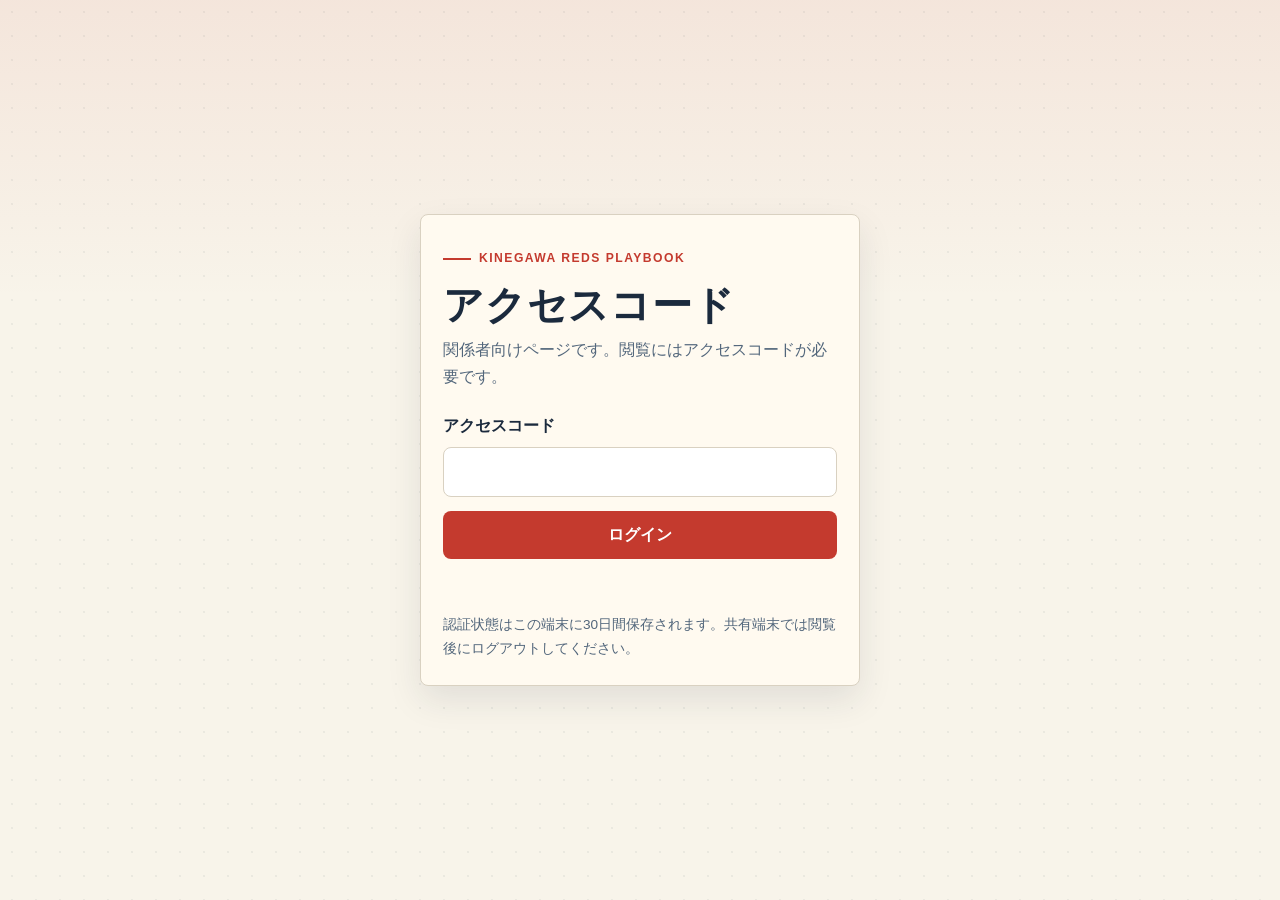
<file: index.html>
<!DOCTYPE html>
<html lang="ja">
<head>
  <meta charset="UTF-8">
  <meta name="viewport" content="width=device-width, initial-scale=1.0">
  <meta name="theme-color" content="#1b2a3d">
  <meta name="description" content="木根川レッズのコーチ陣・保護者向けプレイブック。練習メニュー、方針、指導資料、状況判断をスマートフォンで確認できます。">
  <title>木根川レッズ プレイブック</title>
  <script src="guard.js"></script>
  <script src="logout.js" defer></script>
  <style>
    :root{
      --bg:#f8f4ea;
      --paper:#fffaf0;
      --ink:#1b2a3d;
      --muted:#52667b;
      --line:#d9d1c1;
      --accent:#c43a2e;
      --accent-deep:#8e2a20;
      --field:#2f684f;
      --gold:#d49b2a;
      --shadow:0 14px 34px rgba(27,42,61,.10);
    }
    *{box-sizing:border-box}
    body{
      margin:0;
      font-family:-apple-system,BlinkMacSystemFont,"Segoe UI","Hiragino Sans","Yu Gothic",sans-serif;
      line-height:1.75;
      background:
        linear-gradient(180deg,rgba(196,58,46,.08),transparent 300px),
        radial-gradient(circle at 12px 12px,rgba(27,42,61,.06) 1px,transparent 1px),
        var(--bg);
      background-size:auto,24px 24px,auto;
      color:var(--ink);
    }
    a{color:inherit}
    .wrap{max-width:980px;margin:0 auto;padding:24px 20px 48px}
    .hero{
      display:grid;
      grid-template-columns:1.15fr .85fr;
      gap:28px;
      align-items:end;
      padding:28px 0 24px;
      border-bottom:1px solid var(--line);
    }
    .eyebrow{
      display:inline-flex;
      align-items:center;
      gap:8px;
      margin:0 0 14px;
      color:var(--accent);
      font-size:.78rem;
      font-weight:800;
      letter-spacing:.12em;
    }
    .eyebrow::before{content:"";width:28px;height:2px;background:var(--accent)}
    h1{font-size:clamp(2.35rem,7vw,4.8rem);line-height:1.02;margin:0 0 12px;letter-spacing:.01em}
    .lead{max-width:660px;margin:0;color:var(--muted);font-size:1.02rem}
    .hero-panel{
      background:var(--paper);
      border:1px solid var(--line);
      border-radius:8px;
      padding:18px;
      box-shadow:var(--shadow);
    }
    .hero-panel strong{display:block;margin-bottom:8px}
    .hero-panel ul{margin:0;padding-left:1.25rem;color:var(--muted);font-size:.94rem}
    .section-head{display:flex;justify-content:space-between;gap:16px;align-items:end;margin:28px 0 14px}
    h2{font-size:1.18rem;margin:0}
    .section-note{margin:0;color:var(--muted);font-size:.9rem}
    .grid{display:grid;grid-template-columns:repeat(2,minmax(0,1fr));gap:14px}
    .card{
      min-height:178px;
      display:flex;
      flex-direction:column;
      justify-content:space-between;
      gap:16px;
      background:var(--paper);
      border:1px solid var(--line);
      border-radius:8px;
      padding:18px;
      text-decoration:none;
      box-shadow:0 5px 18px rgba(27,42,61,.05);
      transition:transform .16s ease,border-color .16s ease,box-shadow .16s ease;
    }
    .card:hover,.card:focus-visible{
      transform:translateY(-2px);
      border-color:rgba(196,58,46,.55);
      box-shadow:var(--shadow);
      outline:none;
    }
    .card-top{display:flex;justify-content:space-between;gap:12px;align-items:flex-start}
    .card-kicker{font-size:.75rem;font-weight:800;letter-spacing:.1em;color:var(--accent)}
    .card-title{display:block;margin:8px 0 6px;font-weight:850;font-size:1.24rem;line-height:1.35}
    .card-desc{margin:0;color:var(--muted);font-size:.95rem}
    .card-action{display:flex;align-items:center;justify-content:space-between;border-top:1px solid var(--line);padding-top:12px;font-weight:800;color:var(--accent-deep)}
    .card-action span:last-child{font-size:1.2rem;line-height:1}
    .logout-link{display:inline-flex;margin-top:14px;border:1px solid var(--line);border-radius:999px;background:rgba(255,255,255,.72);padding:5px 12px;color:var(--accent-deep);font:inherit;font-size:.88rem;font-weight:800;text-decoration:none;cursor:pointer}
    .logout-link:hover{border-color:rgba(196,58,46,.55)}
    @media (max-width:760px){
      .wrap{padding:18px 16px 38px}
      .hero{grid-template-columns:1fr;gap:18px;padding-top:18px}
      .grid{grid-template-columns:1fr}
      .section-head{display:block}
      .section-note{margin-top:4px}
    }
  </style>
</head>
<body>
  <main class="wrap">
    <section class="hero">
      <div>
        <p class="eyebrow">KINEGAWA REDS PLAYBOOK</p>
        <h1>木根川レッズ<br>プレイブック</h1>
        <p class="lead">練習の進め方、チーム方針、技術指導、状況判断をスマートフォンで確認するための静的サイトです。コーチ陣と保護者が、同じ画面を見て同じ言葉で話せる状態をつくります。</p>
      </div>
      <aside class="hero-panel" aria-label="運用メモ">
        <strong>運用の見方</strong>
        <ul>
          <li>練習前は「メニュー」と「方針」を確認</li>
          <li>技術説明は「水平チェック」を共有</li>
          <li>ケース練習は「前進守備」で動きを確認</li>
        </ul>
        <a class="logout-link" href="#" id="logoutLink">ログアウト</a>
      </aside>
    </section>

    <div class="section-head">
      <h2>セクション</h2>
    </div>

    <div class="grid">
      <a class="card" href="regular-practice-menu.html">
        <div>
          <div class="card-top">
            <span class="card-kicker">PRACTICE</span>
          </div>
          <span class="card-title">レギュラー練習メニュー</span>
          <p class="card-desc">練習の流れと、アップ・キャッチボール・バッティング各メニューへの入口。</p>
        </div>
        <div class="card-action"><span>開く</span><span>→</span></div>
      </a>

      <a class="card" href="policy-mindset.html">
        <div>
          <div class="card-top">
            <span class="card-kicker">TEAM</span>
          </div>
          <span class="card-title">方針・心得</span>
          <p class="card-desc">コーチ心得、選手心得、コーチ配置の基準。練習日の判断を揃えるための土台。</p>
        </div>
        <div class="card-action"><span>開く</span><span>→</span></div>
      </a>

      <a class="card" href="Horizontal-balance.html">
        <div>
          <div class="card-top">
            <span class="card-kicker">SKILL</span>
          </div>
          <span class="card-title">水平チェック</span>
          <p class="card-desc">打席に入って最初の1秒。肩と腰の水平を起点に、スイングと送球の再現性を整える指導資料。</p>
        </div>
        <div class="card-action"><span>開く</span><span>→</span></div>
      </a>

      <a class="card" href="3runner-forward-grounder.html">
        <div>
          <div class="card-top">
            <span class="card-kicker">CASE</span>
          </div>
          <span class="card-title">3塁ランナー・前進守備</span>
          <p class="card-desc">投ゴロ、捕ゴロ、内野各方向のゴロで、2塁手・1塁手を中心に動きを確認するインタラクティブ図解。</p>
        </div>
        <div class="card-action"><span>開く</span><span>→</span></div>
      </a>
    </div>
  </main>
</body>
</html>
</file>
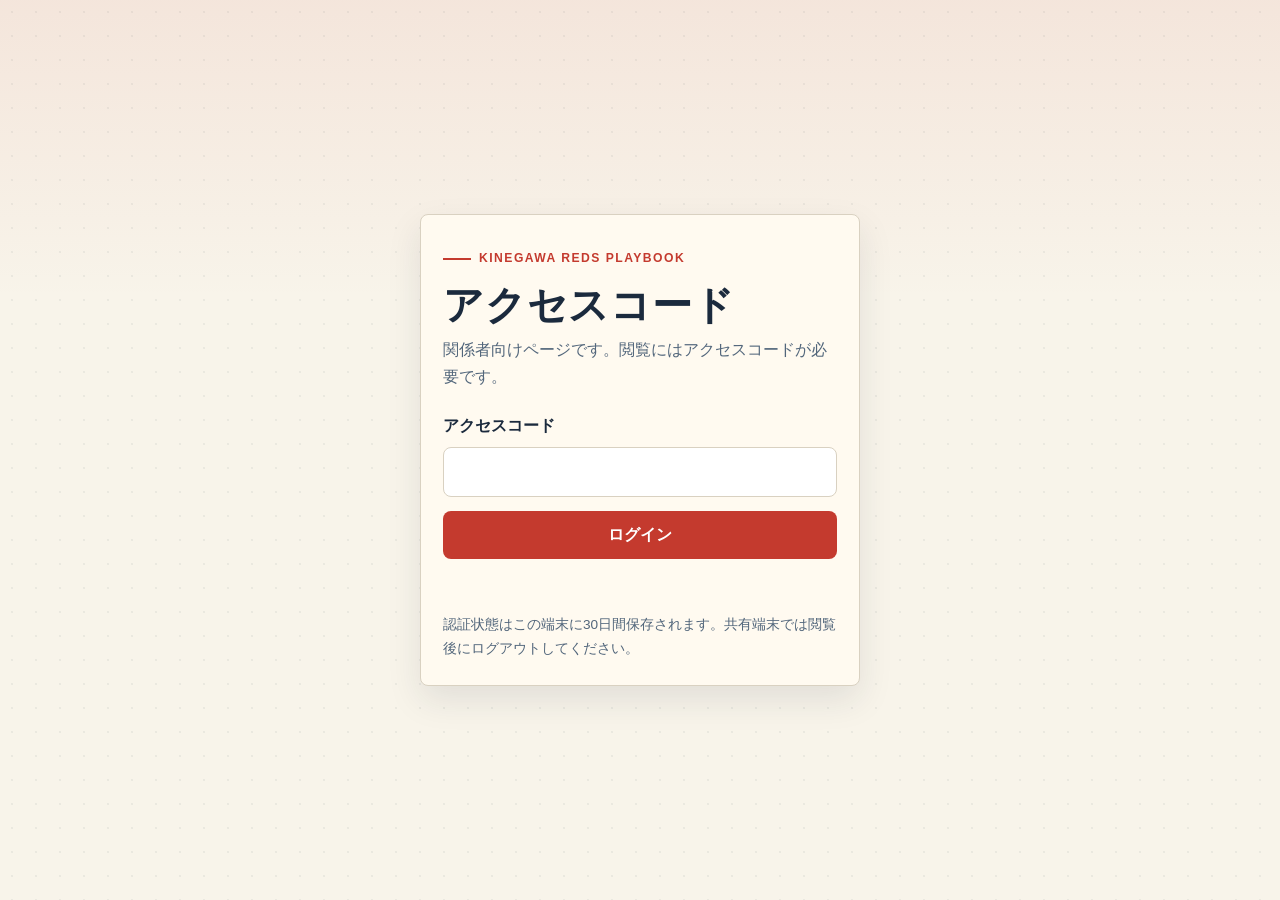
<file: 3runner-forward-grounder.html>
<!DOCTYPE html>
<html lang="ja">
<head>
<meta charset="UTF-8">
<meta name="viewport" content="width=device-width, initial-scale=1.0, maximum-scale=1.0, user-scalable=no">
<meta name="theme-color" content="#0d1117">
<meta name="description" content="3塁ランナー・前進守備のゴロ対応を確認する、木根川レッズのインタラクティブ守備プレイブック。">
<title>3塁ランナー・前進守備 守備プレイブック</title>
<script src="guard.js"></script>
<link rel="preconnect" href="https://fonts.googleapis.com">
<link rel="preconnect" href="https://fonts.gstatic.com" crossorigin>
<link href="https://fonts.googleapis.com/css2?family=Bebas+Neue&family=Noto+Sans+JP:wght@400;500;700;900&display=swap" rel="stylesheet">
<style>
  :root {
    --bg-deep: #0d1117;
    --bg-panel: #161b22;
    --bg-elev: #1f2632;
    --line: #30363d;
    --text: #f0f6fc;
    --text-muted: #8b949e;
    --accent: #e63946;
    --accent-soft: rgba(230, 57, 70, 0.18);
    --grass: #2d6a4f;
    --grass-deep: #1b4332;
    --dirt: #c9986a;
    --dirt-deep: #a47148;
    --chalk: #f1f5f9;
    --p1b2b: #ffd166;
    --ball: #ffffff;
    --runner: #4cc9f0;
  }

  * { box-sizing: border-box; -webkit-tap-highlight-color: transparent; }

  html, body {
    margin: 0;
    padding: 0;
    background: var(--bg-deep);
    color: var(--text);
    font-family: 'Noto Sans JP', -apple-system, BlinkMacSystemFont, sans-serif;
    overscroll-behavior: none;
  }

  body {
    min-height: 100vh;
    background:
      radial-gradient(ellipse at top, rgba(230, 57, 70, 0.08) 0%, transparent 50%),
      var(--bg-deep);
  }

  .app {
    max-width: 720px;
    margin: 0 auto;
    padding: 16px 14px 80px;
  }

  /* Header */
  .header {
    margin-bottom: 14px;
    padding-bottom: 12px;
    border-bottom: 1px solid var(--line);
  }
  .home-link {
    display: inline-flex;
    margin-bottom: 10px;
    color: var(--text-muted);
    font-size: 12px;
    font-weight: 700;
    text-decoration: none;
  }
  .home-link:hover {
    color: var(--text);
    text-decoration: underline;
  }
  .header h1 {
    margin: 0;
    font-size: 18px;
    font-weight: 900;
    letter-spacing: 0.02em;
  }
  .header h1 .accent {
    color: var(--accent);
  }
  .header .sub {
    margin-top: 4px;
    font-size: 11px;
    color: var(--text-muted);
    letter-spacing: 0.08em;
  }

  /* Pattern tabs */
  .tabs {
    display: grid;
    grid-template-columns: repeat(6, 1fr);
    gap: 6px;
    margin-bottom: 14px;
  }
  .tab {
    background: var(--bg-panel);
    border: 1px solid var(--line);
    color: var(--text-muted);
    padding: 10px 4px 8px;
    font-family: 'Bebas Neue', sans-serif;
    font-size: 18px;
    cursor: pointer;
    transition: all 0.15s ease;
    border-radius: 6px;
    display: flex;
    flex-direction: column;
    align-items: center;
    gap: 2px;
    line-height: 1;
  }
  .tab .tab-label {
    font-family: 'Noto Sans JP', sans-serif;
    font-size: 9px;
    font-weight: 700;
    letter-spacing: 0.02em;
  }
  .tab:hover {
    border-color: var(--text-muted);
    color: var(--text);
  }
  .tab.active {
    background: var(--accent);
    border-color: var(--accent);
    color: white;
  }
  .tab.active .tab-label {
    color: rgba(255, 255, 255, 0.9);
  }

  /* Field container */
  .field-wrap {
    background: var(--bg-panel);
    border: 1px solid var(--line);
    border-radius: 10px;
    padding: 8px;
    margin-bottom: 14px;
    position: relative;
  }
  .field-svg {
    width: 100%;
    height: auto;
    display: block;
  }

  /* Player styling */
  .player {
    transition: transform 0.8s cubic-bezier(0.4, 0, 0.2, 1);
  }
  .player-circle {
    fill: var(--chalk);
    stroke: #1a1a1a;
    stroke-width: 1.8;
  }
  .player-label {
    font-family: 'Bebas Neue', sans-serif;
    font-size: 22px;
    fill: #1a1a1a;
    text-anchor: middle;
    dominant-baseline: central;
    pointer-events: none;
  }
  .player.runner .player-circle {
    fill: var(--runner);
    stroke: #053b50;
  }
  .player.runner .player-label {
    fill: #053b50;
  }
  .player.batter .player-circle {
    fill: var(--runner);
    stroke: #053b50;
  }
  .player.batter .player-label {
    fill: #053b50;
  }
  .player.highlight .player-circle {
    fill: var(--accent);
    stroke: #4a0d12;
    stroke-width: 2.5;
  }
  .player.highlight .player-label {
    fill: white;
    font-weight: 700;
  }
  .player.highlight .highlight-ring {
    opacity: 1;
  }
  .highlight-ring {
    fill: none;
    stroke: var(--accent);
    stroke-width: 2.5;
    opacity: 0;
    transition: opacity 0.3s;
  }
  .player.highlight .highlight-ring {
    opacity: 0.7;
    animation: pulse 1.8s ease-in-out infinite;
  }
  @keyframes pulse {
    0%, 100% { opacity: 0.75; }
    50% { opacity: 0.15; }
  }

  /* Ball */
  .ball {
    transition: transform 0.8s cubic-bezier(0.4, 0, 0.2, 1), opacity 0.3s;
  }
  .ball-circle {
    fill: var(--ball);
    stroke: #d62828;
    stroke-width: 1.8;
  }

  /* Throw arrow */
  .throw-line {
    fill: none;
    stroke: var(--ball);
    stroke-width: 2.5;
    stroke-dasharray: 6 4;
    opacity: 0;
    transition: opacity 0.3s;
  }
  .throw-line.visible {
    opacity: 0.85;
    animation: dash 1s linear infinite;
  }
  @keyframes dash {
    to { stroke-dashoffset: -20; }
  }

  /* Step controls */
  .controls {
    background: var(--bg-panel);
    border: 1px solid var(--line);
    border-radius: 10px;
    padding: 14px;
    margin-bottom: 14px;
  }
  .step-meta {
    display: flex;
    justify-content: space-between;
    align-items: baseline;
    margin-bottom: 10px;
  }
  .step-num {
    font-family: 'Bebas Neue', sans-serif;
    font-size: 14px;
    color: var(--accent);
    letter-spacing: 0.1em;
  }
  .step-total {
    font-size: 10px;
    color: var(--text-muted);
    letter-spacing: 0.1em;
  }
  .step-title {
    font-size: 15px;
    font-weight: 700;
    margin: 0 0 6px;
    line-height: 1.4;
  }
  .step-desc {
    font-size: 12.5px;
    line-height: 1.6;
    color: var(--text-muted);
    margin: 0;
  }
  .step-desc .hi {
    color: var(--accent);
    font-weight: 700;
  }
  .step-desc .hi-1b {
    color: #ffd166;
    font-weight: 700;
  }

  .btn-row {
    display: grid;
    grid-template-columns: 1fr 1fr 1fr;
    gap: 8px;
    margin-top: 12px;
  }
  .btn {
    background: var(--bg-elev);
    border: 1px solid var(--line);
    color: var(--text);
    padding: 11px 6px;
    font-family: 'Noto Sans JP', sans-serif;
    font-size: 13px;
    font-weight: 700;
    cursor: pointer;
    border-radius: 6px;
    transition: all 0.15s;
  }
  .btn:hover:not(:disabled) {
    background: var(--line);
    border-color: var(--text-muted);
  }
  .btn:active:not(:disabled) {
    transform: translateY(1px);
  }
  .btn:disabled {
    opacity: 0.35;
    cursor: not-allowed;
  }
  .btn.primary {
    background: var(--accent);
    border-color: var(--accent);
    color: white;
  }
  .btn.primary:hover:not(:disabled) {
    background: #d62828;
    border-color: #d62828;
  }

  /* Legend */
  .legend {
    display: flex;
    flex-wrap: wrap;
    gap: 10px 14px;
    padding: 12px 14px;
    background: var(--bg-panel);
    border: 1px solid var(--line);
    border-radius: 10px;
    font-size: 11px;
    color: var(--text-muted);
  }
  .legend-item {
    display: flex;
    align-items: center;
    gap: 6px;
  }
  .legend-dot {
    width: 12px;
    height: 12px;
    border-radius: 50%;
    border: 1.5px solid #1a1a1a;
  }
  .legend-dot.chalk { background: var(--chalk); }
  .legend-dot.accent { background: var(--accent); border-color: #4a0d12; }
  .legend-dot.runner { background: var(--runner); border-color: #053b50; }
  .legend-dot.ball { background: white; border-color: #d62828; width: 9px; height: 9px; }

  /* Footer */
  .footer {
    margin-top: 16px;
    text-align: center;
    font-size: 10px;
    color: var(--text-muted);
    letter-spacing: 0.05em;
  }
  .footer a {
    color: var(--text-muted);
    text-decoration: underline;
  }

  /* Mobile tweaks */
  @media (max-width: 420px) {
    .header h1 { font-size: 16px; }
    .tab { font-size: 16px; padding: 9px 2px 7px; }
    .tab .tab-label { font-size: 8px; }
    .step-title { font-size: 14px; }
    .step-desc { font-size: 12px; }
    .btn { padding: 10px 4px; font-size: 12px; }
  }
</style>
</head>
<body>

<div class="app">

  <header class="header">
    <a class="home-link" href="index.html">← プレイブックトップ</a>
    <h1>3塁ランナー・<span class="accent">前進守備</span> プレイブック</h1>
    <div class="sub">SECOND &amp; FIRST BASEMAN MOVEMENTS — GROUND BALLS</div>
  </header>

  <nav class="tabs" id="tabs">
    <button class="tab active" data-pattern="P"><span>P</span><span class="tab-label">投ゴロ</span></button>
    <button class="tab" data-pattern="C"><span>C</span><span class="tab-label">捕ゴロ</span></button>
    <button class="tab" data-pattern="1B"><span>1B</span><span class="tab-label">一ゴロ</span></button>
    <button class="tab" data-pattern="2B"><span>2B</span><span class="tab-label">二ゴロ</span></button>
    <button class="tab" data-pattern="3B"><span>3B</span><span class="tab-label">三ゴロ</span></button>
    <button class="tab" data-pattern="SS"><span>SS</span><span class="tab-label">遊ゴロ</span></button>
  </nav>

  <div class="field-wrap">
    <svg class="field-svg" viewBox="0 0 800 720" xmlns="http://www.w3.org/2000/svg" id="field">
      <!-- Outfield grass -->
      <rect x="0" y="0" width="800" height="720" fill="#1b4332"/>
      <!-- Outfield arc -->
      <path d="M 60 600 Q 60 200 400 80 Q 740 200 740 600 Z" fill="#2d6a4f"/>
      <!-- Infield dirt -->
      <path d="M 400 600 L 600 420 L 400 240 L 200 420 Z" fill="#c9986a" stroke="#a47148" stroke-width="1"/>
      <!-- Infield dirt bigger circle -->
      <circle cx="400" cy="465" r="170" fill="#c9986a" opacity="0"/>
      <!-- Grass infield (the diamond grass) -->
      <path d="M 400 580 L 580 420 L 400 260 L 220 420 Z" fill="#2d6a4f"/>

      <!-- Foul lines (aligned with dirt diamond edges, extending to outfield arc) -->
      <line x1="400" y1="600" x2="109" y2="338" stroke="#f1f5f9" stroke-width="2.5"/>
      <line x1="400" y1="600" x2="691" y2="338" stroke="#f1f5f9" stroke-width="2.5"/>

      <!-- Pitcher's mound -->
      <circle cx="400" cy="475" r="34" fill="#a47148" stroke="#8b5a2b" stroke-width="1"/>
      <rect x="394" y="468" width="12" height="4" fill="#f1f5f9" rx="0.5"/>

      <!-- Bases -->
      <rect x="554" y="414" width="14" height="14" fill="#f1f5f9" transform="rotate(45 561 421)"/>
      <rect x="393" y="253" width="14" height="14" fill="#f1f5f9" transform="rotate(45 400 260)"/>
      <rect x="232" y="414" width="14" height="14" fill="#f1f5f9" transform="rotate(45 239 421)"/>
      <!-- Home plate -->
      <polygon points="392,594 408,594 408,606 400,614 392,606" fill="#f1f5f9" stroke="#1a1a1a" stroke-width="0.5"/>

      <!-- Base labels (small) -->
      <text x="585" y="425" fill="#1a1a1a" font-family="Bebas Neue" font-size="13" opacity="0.55">1B</text>
      <text x="408" y="252" fill="#1a1a1a" font-family="Bebas Neue" font-size="13" opacity="0.55">2B</text>
      <text x="195" y="425" fill="#1a1a1a" font-family="Bebas Neue" font-size="13" opacity="0.55" text-anchor="end">3B</text>

      <!-- Throw line (drawn dynamically) -->
      <line id="throw-line" class="throw-line" x1="0" y1="0" x2="0" y2="0"/>

      <!-- Players will be injected here -->
      <g id="players"></g>

      <!-- Ball -->
      <g class="ball" id="ball" style="opacity: 0">
        <circle class="ball-circle" cx="0" cy="0" r="14"/>
      </g>
    </svg>
  </div>

  <div class="controls">
    <div class="step-meta">
      <span class="step-num" id="step-num">STEP 01</span>
      <span class="step-total" id="step-total">/ 04</span>
    </div>
    <h2 class="step-title" id="step-title">—</h2>
    <p class="step-desc" id="step-desc">—</p>

    <div class="btn-row">
      <button class="btn" id="btn-prev">◀ 戻る</button>
      <button class="btn" id="btn-reset">最初へ</button>
      <button class="btn primary" id="btn-next">次へ ▶</button>
    </div>
  </div>

  <div class="legend">
    <div class="legend-item"><span class="legend-dot accent"></span>セカンド/ファースト</div>
    <div class="legend-item"><span class="legend-dot chalk"></span>その他の守備</div>
    <div class="legend-item"><span class="legend-dot runner"></span>ランナー/打者</div>
    <div class="legend-item"><span class="legend-dot ball"></span>ボール</div>
  </div>

  <div class="footer">
    <a href="index.html">プレイブックトップ</a> / 動きの参考:三球入魂 <a href="https://baseball.fx-education.com/" target="_blank" rel="noopener">baseball.fx-education.com</a>
  </div>

</div>

<script>
/* ─────────────────────────────────────────────────────────
   POSITION CONSTANTS
   Field coordinate system: viewBox 800 × 720
   Home plate at (400, 600), 2B at (400, 260)
─────────────────────────────────────────────────────────── */

const POS = {
  // Bases / Home
  HOME:    { x: 400, y: 600 },
  B1:      { x: 561, y: 421 },
  B2:      { x: 400, y: 260 },
  B3:      { x: 239, y: 421 },
  MOUND:   { x: 400, y: 475 },

  // Initial (前進守備) positions
  P_START:  { x: 400, y: 475 },
  C_START:  { x: 400, y: 635 },
  F1_START: { x: 525, y: 480 },   // 1B forward
  F2_START: { x: 470, y: 415 },   // 2B forward
  // 3B holds the runner ON the base (R3 + <2 outs scenario) — the rest of
  // the infield is "in" but 3B stays at the bag to limit the runner's lead
  // and respond to pickoffs from the pitcher.
  F3_START: { x: 245, y: 429 },
  SS_START: { x: 330, y: 415 },   // SS forward
  LF_START: { x: 175, y: 220 },
  CF_START: { x: 400, y: 165 },
  RF_START: { x: 625, y: 220 },

  // Runners
  R3_START: { x: 235, y: 425 },   // on 3rd
  BAT_START:{ x: 425, y: 605 },   // at home plate

  // Ball spots near each fielder for "捕球" moment
  BALL_AT_P:  { x: 430, y: 485 },
  BALL_AT_C:  { x: 400, y: 615 },
  BALL_AT_1B: { x: 498, y: 488 },
  BALL_AT_2B: { x: 485, y: 425 },
  BALL_AT_3B: { x: 300, y: 500 },
  BALL_AT_SS: { x: 340, y: 425 },
};

/* ─────────────────────────────────────────────────────────
   ROSTER — IDs in defensive order
─────────────────────────────────────────────────────────── */

const ROSTER = [
  { id: 'P',  label: 'P',  start: POS.P_START },
  { id: 'C',  label: 'C',  start: POS.C_START },
  { id: '1B', label: '1B', start: POS.F1_START, highlight: true },
  { id: '2B', label: '2B', start: POS.F2_START, highlight: true },
  { id: '3B', label: '3B', start: POS.F3_START },
  { id: 'SS', label: 'SS', start: POS.SS_START },
  { id: 'LF', label: 'LF', start: POS.LF_START },
  { id: 'CF', label: 'CF', start: POS.CF_START },
  { id: 'RF', label: 'RF', start: POS.RF_START },
  { id: 'R3', label: 'R', start: POS.R3_START, runner: true },
  { id: 'BT', label: 'B', start: POS.BAT_START, batter: true },
];

/* ─────────────────────────────────────────────────────────
   HELPERS
─────────────────────────────────────────────────────────── */

// Starting frame used by every pattern (前進守備セット)
function startFrame() {
  const f = {};
  ROSTER.forEach(p => f[p.id] = { ...p.start });
  return f;
}

// Move the runner from 3B toward home along the baseline (t = 0..1)
function r3ToHome(t) {
  return {
    x: POS.R3_START.x + (POS.HOME.x - POS.R3_START.x) * t,
    y: POS.R3_START.y + (POS.HOME.y - POS.R3_START.y) * t
  };
}

// Move the batter from home toward 1st (t = 0..1)
function batToFirst(t) {
  return {
    x: POS.BAT_START.x + (POS.B1.x - POS.BAT_START.x) * t,
    y: POS.BAT_START.y + (POS.B1.y - POS.BAT_START.y) * t
  };
}

/* ─────────────────────────────────────────────────────────
   OUTFIELDER MOVEMENT PRESETS
   Outfielders follow two principles:
     ① Move toward the ball direction (Phase 1)
     ② Move to back up the base where the throw is going (Phase 2)
─────────────────────────────────────────────────────────── */

// Phase 1: charging in toward a RIGHT-side ground ball
const OF_FWD_R = {
  'LF': { x: 195, y: 260 },   // slight forward, slight right
  'CF': { x: 430, y: 200 },   // forward, shift right
  'RF': { x: 565, y: 285 }    // forward, shift left (toward the ball)
};

// Phase 1: charging in toward a LEFT-side ground ball
const OF_FWD_L = {
  'LF': { x: 225, y: 285 },   // forward, shift right (toward the ball)
  'CF': { x: 370, y: 200 },   // forward, shift left
  'RF': { x: 605, y: 260 }    // slight forward, slight left
};

// Phase 2: backup positions
//   LF → backs up throws to 2B. LATERAL movement only (y from Phase 1).
//        Position is "starting x + 2 ball-sizes toward 2B" = x ≈ 231.
//   CF → stays on the home-2B line at (400, 200).
//   RF → backs up throws to 1B. Moves DIAGONALLY toward 1B base, ending
//        on the 1B foul line in fair zone, ~4 balls (112 units) past 1B base.
//        For the catcher-grounder pattern only, RF instead positions itself
//        3 balls behind the 2B's 1B-cover spot — handled inline in that pattern.

// Backup after a RIGHT-side ball (LF y inherited from OF_FWD_R; RF on 1B line)
const OF_BACKUP_R = {
  'LF': { x: 231, y: 260 },    // 2 balls right of LF start (175), at STEP02 y
  'CF': { x: 400, y: 200 },
  'RF': { x: 636, y: 338 }     // on 1B foul line, 4 balls past 1B base
};

// Backup after a LEFT-side ball (LF y inherited from OF_FWD_L; RF on 1B line)
const OF_BACKUP_L = {
  'LF': { x: 231, y: 285 },    // 2 balls right of LF start (175), at STEP02 y
  'CF': { x: 400, y: 200 },
  'RF': { x: 636, y: 338 }     // on 1B foul line, 4 balls past 1B base
};

/* ─────────────────────────────────────────────────────────
   PATTERN DEFINITIONS
   Each step has:
     title    – step heading
     desc     – HTML description (use <span class="hi"> for 2B, hi-1b for 1B)
     pos      – position overrides for this step (otherwise inherit start)
     ball     – {x,y} or null  (null = hidden)
     throw    – [{x1,y1}, {x2,y2}] or null  (dashed throw line)
─────────────────────────────────────────────────────────── */

const PATTERNS = {

  // ────────────────────────────────────────────
  // 1. ピッチャーゴロ
  // ────────────────────────────────────────────
  P: {
    name: 'ピッチャーゴロ',
    steps: [
      {
        title: '初期位置・前進守備でセット',
        desc: '3塁ランナーはホーム突入を狙う。内野は前進守備で構える。',
        pos: {},
        ball: { x: 418, y: 580 },   // fair, right-of-center, sets up 2B-side trajectory
        throw: null
      },
      {
        title: '投手前(ややセカンド寄り)へ転がる打球',
        desc: '<span class="hi">セカンド</span>はセカンド寄りのゴロに備え打球処理へ反応。<span class="hi-1b">ファースト</span>は1塁ベースへ向かう。<strong>ショートは2塁ベースカバー</strong>へ向かう。外野は打球方向へチャージ。',
        pos: {
          ...OF_FWD_R,
          '2B': { x: 430, y: 460 },   // toward pitcher
          '1B': { x: POS.B1.x - 10, y: POS.B1.y + 5 },
          'SS': { x: 370, y: 350 },   // SS heading to 2B base
          'BT': batToFirst(0.35)
        },
        ball: POS.BALL_AT_P,
        throw: null
      },
      {
        title: 'ピッチャー捕球を確認',
        desc: 'ピッチャーが捕球。<span class="hi">セカンド</span>は所定の位置付近へ。<span class="hi-1b">ファースト</span>は1塁ベース上で待機。<strong>ショートが2塁ベース</strong>でカバー。外野は各塁の送球カバーへ。',
        pos: {
          ...OF_BACKUP_R,
          '2B': { x: 470, y: 415 },   // back to starting area (NOT 2B base)
          '1B': { x: POS.B1.x, y: POS.B1.y },
          'SS': { x: POS.B2.x, y: POS.B2.y + 8 },   // SS at 2B base
          'R3': r3ToHome(0.4),
          'BT': batToFirst(0.55)
        },
        ball: POS.BALL_AT_P,
        throw: null
      },
      {
        title: 'ホームへ送球・3塁ランナーをアウトに',
        desc: 'ピッチャー→キャッチャーへ送球。<span class="hi-1b">ファースト</span>は1塁ベース。2塁ベースカバーは<strong>ショート</strong>が担う。外野は各塁の後方でカバー継続。',
        pos: {
          ...OF_BACKUP_R,
          '2B': { x: 470, y: 415 },
          '1B': { x: POS.B1.x, y: POS.B1.y },
          'SS': { x: POS.B2.x, y: POS.B2.y + 8 },
          'R3': r3ToHome(0.75),
          'BT': batToFirst(0.8)
        },
        ball: POS.BALL_AT_C,
        throw: [POS.BALL_AT_P, POS.BALL_AT_C]
      }
    ]
  },

  // ────────────────────────────────────────────
  // 2. キャッチャーゴロ
  // ────────────────────────────────────────────
  C: {
    name: 'キャッチャーゴロ',
    steps: [
      {
        title: '初期位置・前進守備でセット',
        desc: 'スクイズ崩れや当たり損ねの想定。3塁ランナーはホーム突入の構え。',
        pos: {},
        ball: { x: 418, y: 580 },   // fair, slightly right of home (right-direction indication)
        throw: null
      },
      {
        title: 'キャッチャー前(右側)へ転がる打球',
        desc: '<span class="hi-1b">ファースト</span>は1塁ベースへ。<span class="hi">セカンド</span>はキャッチャーが1塁送球する想定で<strong>1塁送球のカバーリング</strong>(1塁ベース後方)へ向かう。<strong>ショートは2塁ベースカバー</strong>へ向かう。外野は打球方向へチャージ。',
        pos: {
          ...OF_FWD_R,
          '1B': { x: POS.B1.x - 8, y: POS.B1.y + 3 },
          '2B': { x: 540, y: 395 },   // en route, going BEHIND 1B (outfield side)
          'SS': { x: 370, y: 350 },   // SS heading to 2B base
          'R3': r3ToHome(0.25),
          'BT': batToFirst(0.3)
        },
        ball: { x: 425, y: 570 },   // fair, in front of home plate on right side (where catcher fields)
        throw: null
      },
      {
        title: 'ランナーホーム突入 → キャッチャータッチ',
        desc: 'ランナーがホームへ突っ込むため、キャッチャーは送球せずホームでタッチに行く。<span class="hi">セカンド</span>は1塁後方でカバーを継続。<strong>ショートが2塁ベース</strong>に入る。外野は各塁の送球カバーへ。',
        pos: {
          ...OF_BACKUP_R,
          'RF': { x: 640, y: 333 },   // catcher-specific: 3 balls behind 2B's 1B-cover spot on 1B line
          '1B': { x: POS.B1.x, y: POS.B1.y },
          '2B': { x: 595, y: 405 },   // backup position BEHIND 1B (outfield side)
          'SS': { x: POS.B2.x, y: POS.B2.y + 8 },   // SS at 2B base
          'R3': r3ToHome(0.85),
          'BT': batToFirst(0.6)
        },
        ball: POS.BALL_AT_C,
        throw: null
      },
      {
        title: '打者走者1塁セーフ → ベースカバー完了',
        desc: '打者走者が1塁セーフになる。<span class="hi-1b">ファースト</span>は1塁ベース。<span class="hi">セカンド</span>は所定の位置付近へ。2塁ベースカバーは<strong>ショート</strong>が担う。外野は各塁の後方でカバー継続。',
        pos: {
          ...OF_BACKUP_R,
          'RF': { x: 640, y: 333 },   // catcher-specific: 3 balls behind 2B's 1B-cover spot on 1B line
          '1B': { x: POS.B1.x, y: POS.B1.y },
          '2B': { x: 500, y: 430 },   // returning toward position (not 2B base)
          'SS': { x: POS.B2.x, y: POS.B2.y + 8 },   // SS at 2B base
          'R3': { x: POS.HOME.x - 10, y: POS.HOME.y - 8 },
          'BT': { x: POS.B1.x - 14, y: POS.B1.y + 10 }
        },
        ball: POS.BALL_AT_C,
        throw: null
      }
    ]
  },

  // ────────────────────────────────────────────
  // 3. ファーストゴロ
  // ────────────────────────────────────────────
  '1B': {
    name: 'ファーストゴロ',
    steps: [
      {
        title: '初期位置・前進守備でセット',
        desc: '弱い打球の場合、ファーストはさらに前進して処理する想定。',
        pos: {},
        ball: { x: POS.BAT_START.x - 5, y: POS.BAT_START.y - 12 },
        throw: null
      },
      {
        title: 'ファースト前にゴロ',
        desc: '<span class="hi-1b">ファースト</span>は前進して捕球体勢。<span class="hi">セカンド</span>は打球処理を目指して反応(ファーストが捕れない可能性に備える)。<strong>ショートは2塁ベースカバー</strong>へ向かう。外野は打球方向(右寄り)へチャージ。',
        pos: {
          ...OF_FWD_R,
          '1B': { x: 485, y: 500 },   // forward fielding, IN FAIR TERRITORY
          '2B': { x: 470, y: 460 },   // moving toward ball
          'SS': { x: 375, y: 350 },   // SS heading to 2B base
          'R3': r3ToHome(0.3),
          'BT': batToFirst(0.3)
        },
        ball: POS.BALL_AT_1B,
        throw: null
      },
      {
        title: 'ファースト捕球→ホーム送球',
        desc: '<span class="hi-1b">ファースト</span>が捕球してホームへ送球。<span class="hi">セカンド</span>はファーストが1塁へ戻れない場合に備え<strong>1塁ベースカバー</strong>へ。<strong>ショートが2塁ベース</strong>に入る。外野は各塁の送球カバーへ。',
        pos: {
          ...OF_BACKUP_R,
          '1B': { x: 485, y: 500 },   // still forward (just threw home)
          '2B': { x: POS.B1.x - 5, y: POS.B1.y + 8 },   // covering 1B
          'SS': { x: POS.B2.x, y: POS.B2.y + 8 },   // SS at 2B base
          'R3': r3ToHome(0.75),
          'BT': batToFirst(0.7)
        },
        ball: POS.BALL_AT_C,
        throw: [POS.BALL_AT_1B, POS.BALL_AT_C]
      },
      {
        title: 'ファースト1塁復帰・ベースカバー完了',
        desc: '<span class="hi-1b">ファースト</span>が1塁ベースへ戻る。<span class="hi">セカンド</span>は所定の位置へ。2塁ベースカバーは<strong>ショート</strong>が担う。外野は各塁の後方でカバー継続。',
        pos: {
          ...OF_BACKUP_R,
          '1B': { x: POS.B1.x, y: POS.B1.y },
          '2B': { x: 500, y: 430 },   // returning toward position (not 2B base)
          'SS': { x: POS.B2.x, y: POS.B2.y + 8 },   // SS at 2B base
          'R3': { x: POS.HOME.x - 10, y: POS.HOME.y - 8 },
          'BT': { x: POS.B1.x - 14, y: POS.B1.y + 10 }
        },
        ball: POS.BALL_AT_C,
        throw: null
      }
    ]
  },

  // ────────────────────────────────────────────
  // 4. セカンドゴロ
  // ────────────────────────────────────────────
  '2B': {
    name: 'セカンドゴロ',
    steps: [
      {
        title: '初期位置・前進守備でセット',
        desc: '内野は全員前進。打者走者と3塁ランナーの動きに備える。',
        pos: {},
        ball: { x: POS.BAT_START.x - 5, y: POS.BAT_START.y - 12 },
        throw: null
      },
      {
        title: 'セカンド前にゴロ',
        desc: '<span class="hi">セカンド</span>は素早く捕球の構え。<span class="hi-1b">ファースト</span>は1塁ベースへ。<strong>ショートは2塁ベースカバー</strong>へ向かう。外野は打球方向(右寄り)へチャージ。',
        pos: {
          ...OF_FWD_R,
          '2B': { x: 480, y: 440 },   // fielding spot
          '1B': { x: POS.B1.x - 10, y: POS.B1.y + 5 },
          'SS': { x: 375, y: 350 },   // SS heading to 2B base
          'R3': r3ToHome(0.3),
          'BT': batToFirst(0.3)
        },
        ball: POS.BALL_AT_2B,
        throw: null
      },
      {
        title: 'セカンド捕球→ホーム送球',
        desc: '<span class="hi">セカンド</span>が捕球して<strong>ホームへ素早く強い送球</strong>。1塁側に逸れるとキャッチャーが追いタッチになるので注意。<strong>ショートが2塁ベース</strong>に入る。外野は各塁の送球カバーへ。',
        pos: {
          ...OF_BACKUP_R,
          '2B': { x: 480, y: 440 },
          '1B': { x: POS.B1.x, y: POS.B1.y },
          'SS': { x: POS.B2.x, y: POS.B2.y + 8 },   // SS at 2B base
          'R3': r3ToHome(0.75),
          'BT': batToFirst(0.65)
        },
        ball: POS.BALL_AT_C,
        throw: [POS.BALL_AT_2B, POS.BALL_AT_C]
      },
      {
        title: '送球後・ベースカバー完了',
        desc: 'ホーム送球後、<span class="hi">セカンド</span>は所定の位置へ戻る。<span class="hi-1b">ファースト</span>は1塁ベース。2塁ベースカバーは<strong>ショート</strong>が担う。外野は各塁の後方でカバー継続。',
        pos: {
          ...OF_BACKUP_R,
          '2B': { x: 470, y: 415 },   // back toward start position (NOT 2B base)
          '1B': { x: POS.B1.x, y: POS.B1.y },
          'SS': { x: POS.B2.x, y: POS.B2.y + 8 },   // SS at 2B base
          'R3': { x: POS.HOME.x - 10, y: POS.HOME.y - 8 },
          'BT': { x: POS.B1.x - 14, y: POS.B1.y + 10 }
        },
        ball: POS.BALL_AT_C,
        throw: null
      }
    ]
  },

  // ────────────────────────────────────────────
  // 5. サードゴロ
  // ────────────────────────────────────────────
  '3B': {
    name: 'サードゴロ',
    steps: [
      {
        title: '初期位置・前進守備でセット',
        desc: '3塁線寄りの打球は送球ラインが3塁ランナーと重なる可能性あり。',
        pos: {},
        ball: { x: 380, y: 590 },   // toward 3B side
        throw: null
      },
      {
        title: 'サード前にゴロ',
        desc: '<span class="hi-1b">ファースト</span>は1塁ベースへ。<span class="hi">セカンド</span>は<strong>即座に2塁ベース</strong>へ向かう(打者走者の進塁を防ぐ)。ショートは<strong>3塁手の打球処理をバックアップ</strong>(エラー時の備え)。外野は打球方向(左寄り)へチャージ。',
        pos: {
          ...OF_FWD_L,
          '3B': { x: 295, y: 490 },   // fielding (fair, on dirt)
          '1B': { x: POS.B1.x - 10, y: POS.B1.y + 5 },
          '2B': { x: 435, y: 340 },   // moving to 2B base
          'SS': { x: 265, y: 465 },   // backup behind 3B
          'R3': r3ToHome(0.3),
          'BT': batToFirst(0.3)
        },
        ball: POS.BALL_AT_3B,
        throw: null
      },
      {
        title: 'サード捕球→ホーム送球',
        desc: 'サードがホームへ送球(ランナーの走行ラインを避ける)。<span class="hi">セカンド</span>は2塁、<span class="hi-1b">ファースト</span>は1塁。ショートは<strong>3塁ベースカバー</strong>へ移動。外野は各塁の送球カバーへ。',
        pos: {
          ...OF_BACKUP_L,
          '3B': { x: 295, y: 490 },
          '1B': { x: POS.B1.x, y: POS.B1.y },
          '2B': { x: POS.B2.x, y: POS.B2.y + 8 },
          'SS': { x: 248, y: 432 },   // moving onto 3B base
          'R3': r3ToHome(0.75),
          'BT': batToFirst(0.65)
        },
        ball: POS.BALL_AT_C,
        throw: [POS.BALL_AT_3B, POS.BALL_AT_C]
      },
      {
        title: 'ベースカバー完了',
        desc: '<span class="hi">セカンド</span>は2塁、<span class="hi-1b">ファースト</span>は1塁。<strong>ショートが3塁ベース</strong>でカバー(ランダウンプレーに備える)。外野は各塁の後方でカバー継続。',
        pos: {
          ...OF_BACKUP_L,
          '3B': { x: 295, y: 490 },
          '1B': { x: POS.B1.x, y: POS.B1.y },
          '2B': { x: POS.B2.x, y: POS.B2.y + 8 },
          'SS': { x: POS.B3.x + 6, y: POS.B3.y + 8 },   // SS at 3B base
          'R3': { x: POS.HOME.x - 10, y: POS.HOME.y - 8 },
          'BT': { x: POS.B1.x - 14, y: POS.B1.y + 10 }
        },
        ball: POS.BALL_AT_C,
        throw: null
      }
    ]
  },

  // ────────────────────────────────────────────
  // 6. ショートゴロ
  // ────────────────────────────────────────────
  'SS': {
    name: 'ショートゴロ',
    steps: [
      {
        title: '初期位置・前進守備でセット',
        desc: '3塁ランナーはホーム突入を狙う。',
        pos: {},
        ball: { x: 390, y: 588 },   // toward SS side (left of center)
        throw: null
      },
      {
        title: 'ショート前にゴロ',
        desc: 'ショートが捕球体勢。<span class="hi-1b">ファースト</span>は1塁ベースへ。<span class="hi">セカンド</span>は打球反応しつつ捕球を確認。外野は打球方向(左寄り)へチャージ。',
        pos: {
          ...OF_FWD_L,
          'SS': { x: 340, y: 440 },
          '1B': { x: POS.B1.x - 10, y: POS.B1.y + 5 },
          '2B': { x: 450, y: 400 },   // small react
          'R3': r3ToHome(0.3),
          'BT': batToFirst(0.3)
        },
        ball: POS.BALL_AT_SS,
        throw: null
      },
      {
        title: 'ショート捕球→ホーム送球',
        desc: 'ショートがホームへ強い送球。<span class="hi">セカンド</span>は<strong>2塁ベース</strong>へ入る(打者走者の進塁を防ぐ)。外野は各塁の送球カバーへ。',
        pos: {
          ...OF_BACKUP_L,
          'SS': { x: 340, y: 440 },
          '1B': { x: POS.B1.x, y: POS.B1.y },
          '2B': { x: POS.B2.x, y: POS.B2.y + 8 },
          'R3': r3ToHome(0.75),
          'BT': batToFirst(0.65)
        },
        ball: POS.BALL_AT_C,
        throw: [POS.BALL_AT_SS, POS.BALL_AT_C]
      },
      {
        title: 'ベースカバー完了',
        desc: '<span class="hi">セカンド</span>は2塁、<span class="hi-1b">ファースト</span>は1塁でカバー継続。外野は各塁の後方でカバー継続。',
        pos: {
          ...OF_BACKUP_L,
          'SS': { x: 340, y: 440 },
          '1B': { x: POS.B1.x, y: POS.B1.y },
          '2B': { x: POS.B2.x, y: POS.B2.y + 8 },
          'R3': { x: POS.HOME.x - 10, y: POS.HOME.y - 8 },
          'BT': { x: POS.B1.x - 14, y: POS.B1.y + 10 }
        },
        ball: POS.BALL_AT_C,
        throw: null
      }
    ]
  }
};

/* ─────────────────────────────────────────────────────────
   RENDERING
─────────────────────────────────────────────────────────── */

const SVG_NS = 'http://www.w3.org/2000/svg';

function buildPlayers() {
  const group = document.getElementById('players');
  group.innerHTML = '';

  ROSTER.forEach(p => {
    const g = document.createElementNS(SVG_NS, 'g');
    g.classList.add('player');
    g.dataset.id = p.id;
    if (p.runner) g.classList.add('runner');
    if (p.batter) g.classList.add('batter');
    if (p.highlight) g.classList.add('highlight');

    // pulse ring (only visible on highlighted players)
    const ring = document.createElementNS(SVG_NS, 'circle');
    ring.classList.add('highlight-ring');
    ring.setAttribute('cx', 0);
    ring.setAttribute('cy', 0);
    ring.setAttribute('r', 26);
    g.appendChild(ring);

    const c = document.createElementNS(SVG_NS, 'circle');
    c.classList.add('player-circle');
    c.setAttribute('cx', 0);
    c.setAttribute('cy', 0);
    c.setAttribute('r', 19);
    g.appendChild(c);

    const t = document.createElementNS(SVG_NS, 'text');
    t.classList.add('player-label');
    t.setAttribute('x', 0);
    t.setAttribute('y', 1);
    t.textContent = p.label;
    g.appendChild(t);

    // initial position
    g.setAttribute('transform', `translate(${p.start.x}, ${p.start.y})`);

    group.appendChild(g);
  });
}

function renderStep(patternKey, stepIndex) {
  const pattern = PATTERNS[patternKey];
  const step = pattern.steps[stepIndex];

  // Move every player to either an override pos (if defined) or back to its start
  ROSTER.forEach(p => {
    const target = step.pos[p.id] || p.start;
    const el = document.querySelector(`g.player[data-id="${p.id}"]`);
    if (el) {
      el.setAttribute('transform', `translate(${target.x}, ${target.y})`);
    }
  });

  // Ball
  const ball = document.getElementById('ball');
  if (step.ball) {
    ball.setAttribute('transform', `translate(${step.ball.x}, ${step.ball.y})`);
    ball.style.opacity = '1';
  } else {
    ball.style.opacity = '0';
  }

  // Throw line
  const line = document.getElementById('throw-line');
  if (step.throw) {
    line.setAttribute('x1', step.throw[0].x);
    line.setAttribute('y1', step.throw[0].y);
    line.setAttribute('x2', step.throw[1].x);
    line.setAttribute('y2', step.throw[1].y);
    line.classList.add('visible');
  } else {
    line.classList.remove('visible');
  }

  // Step text panel
  document.getElementById('step-num').textContent = `STEP ${String(stepIndex + 1).padStart(2, '0')}`;
  document.getElementById('step-total').textContent = `/ ${String(pattern.steps.length).padStart(2, '0')}`;
  document.getElementById('step-title').textContent = step.title;
  document.getElementById('step-desc').innerHTML = step.desc;

  // Buttons enabled state
  document.getElementById('btn-prev').disabled = stepIndex === 0;
  document.getElementById('btn-next').disabled = stepIndex === pattern.steps.length - 1;
}

/* ─────────────────────────────────────────────────────────
   STATE & EVENTS
─────────────────────────────────────────────────────────── */

const state = {
  pattern: 'P',
  step: 0,
};

function setPattern(key) {
  state.pattern = key;
  state.step = 0;
  document.querySelectorAll('.tab').forEach(t => {
    t.classList.toggle('active', t.dataset.pattern === key);
  });
  renderStep(state.pattern, state.step);
}

function nextStep() {
  const max = PATTERNS[state.pattern].steps.length - 1;
  if (state.step < max) {
    state.step += 1;
    renderStep(state.pattern, state.step);
  }
}

function prevStep() {
  if (state.step > 0) {
    state.step -= 1;
    renderStep(state.pattern, state.step);
  }
}

function resetStep() {
  state.step = 0;
  renderStep(state.pattern, state.step);
}

/* ─────────────────────────────────────────────────────────
   INIT
─────────────────────────────────────────────────────────── */

document.addEventListener('DOMContentLoaded', () => {
  buildPlayers();

  document.querySelectorAll('.tab').forEach(t => {
    t.addEventListener('click', () => setPattern(t.dataset.pattern));
  });
  document.getElementById('btn-next').addEventListener('click', nextStep);
  document.getElementById('btn-prev').addEventListener('click', prevStep);
  document.getElementById('btn-reset').addEventListener('click', resetStep);

  // Keyboard navigation (handy on desktop)
  document.addEventListener('keydown', (e) => {
    if (e.key === 'ArrowRight') nextStep();
    if (e.key === 'ArrowLeft') prevStep();
    if (e.key === 'r' || e.key === 'R') resetStep();
  });

  renderStep(state.pattern, state.step);
});
</script>

</body>
</html>
</file>
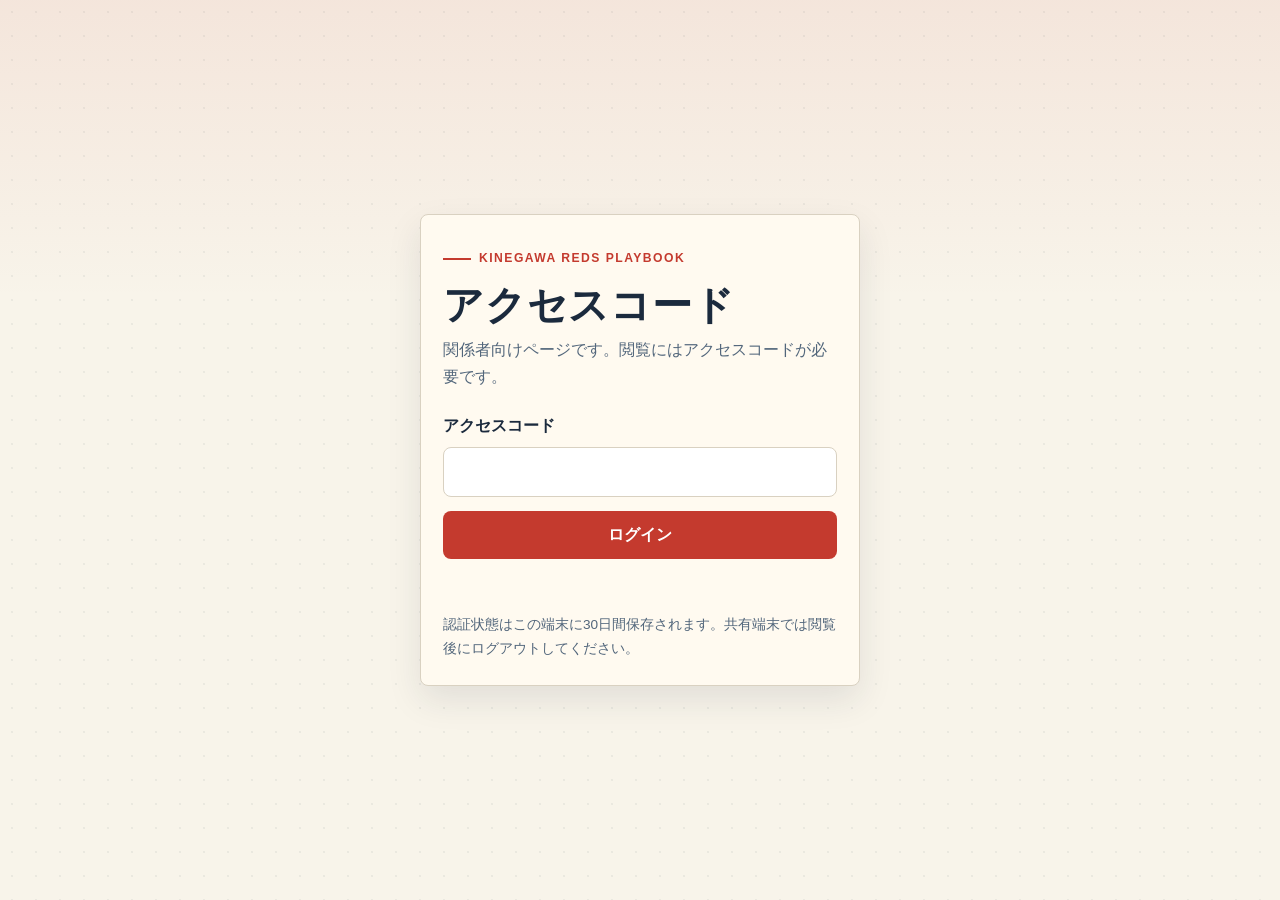
<file: auth.html>
<!DOCTYPE html>
<html lang="ja">
<head>
  <meta charset="UTF-8">
  <meta name="viewport" content="width=device-width, initial-scale=1.0">
  <meta name="theme-color" content="#1b2a3d">
  <meta name="robots" content="noindex,nofollow">
  <title>アクセスコード｜木根川レッズ プレイブック</title>
  <link rel="stylesheet" href="auth.css">
  <script src="auth.js" defer></script>
</head>
<body>
  <main class="auth-card">
    <p class="eyebrow">KINEGAWA REDS PLAYBOOK</p>
    <h1>アクセスコード</h1>
    <p class="lead">関係者向けページです。閲覧にはアクセスコードが必要です。</p>

    <form id="authForm" novalidate>
      <label for="passcode">アクセスコード</label>
      <input id="passcode" name="passcode" type="password" autocomplete="current-password" inputmode="text" required>
      <button type="submit">ログイン</button>
      <p class="error" id="authError" role="alert" aria-live="polite"></p>
    </form>

    <p class="note">認証状態はこの端末に30日間保存されます。共有端末では閲覧後にログアウトしてください。</p>
  </main>
</body>
</html>
</file>
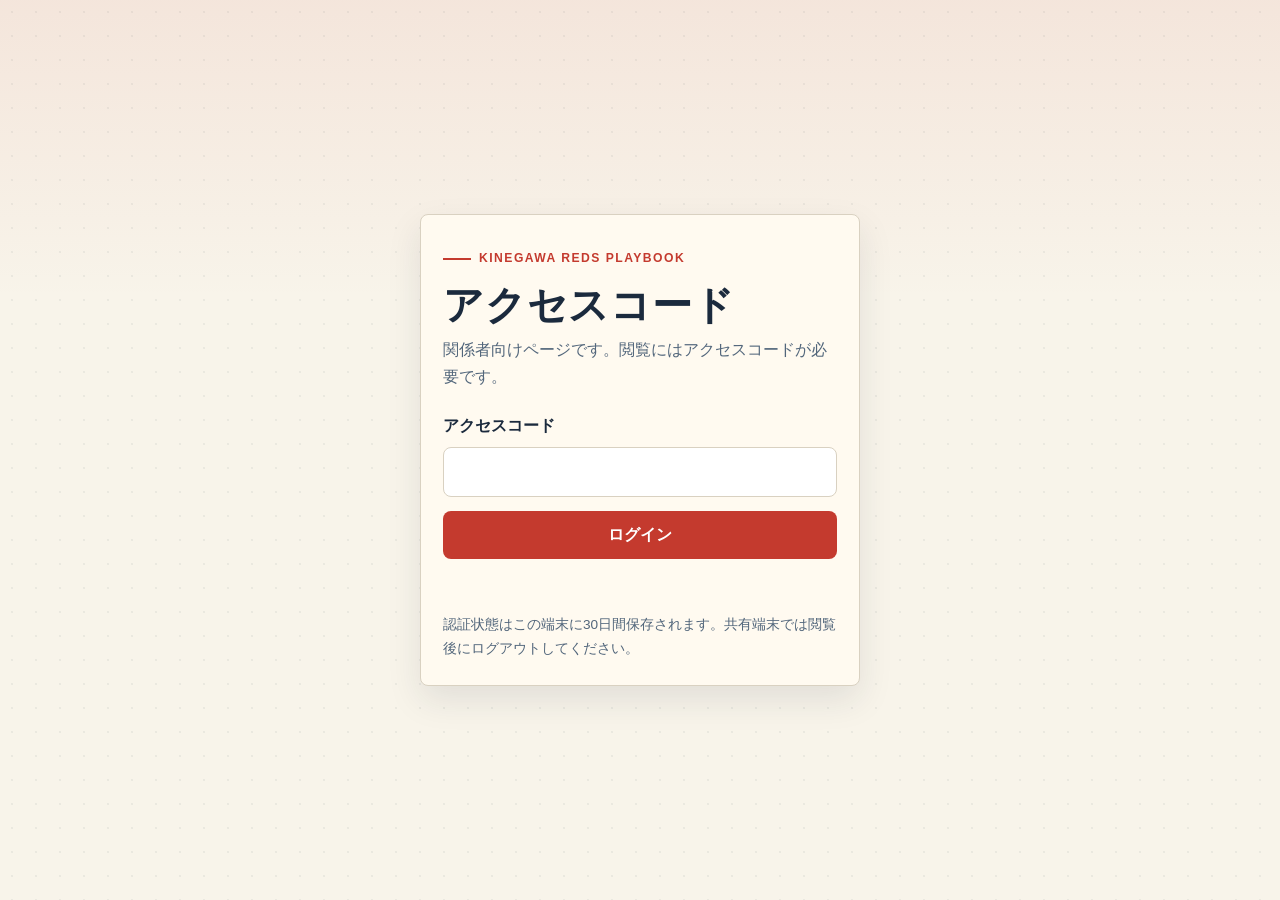
<file: Horizontal-balance.html>
<!DOCTYPE html>
<html lang="ja">
<head>
<meta charset="UTF-8">
<meta name="viewport" content="width=device-width, initial-scale=1.0, maximum-scale=5.0">
<meta name="theme-color" content="#1B2A3D">
<title>水平チェック｜木根川レッズ プレイブック</title>

<!-- Description -->
<meta name="description" content="木根川レッズ プレイブック #01｜野球のバッティングと3塁手の捕球→送球を、共通の「水平バランス」で揃える指導資料。打席に入って最初の1秒の予備動作で、フライ・ボテボテ・暴投を減らす。">

<!-- Open Graph (LINE / Facebook / Slack preview cards) -->
<meta property="og:type" content="article">
<meta property="og:title" content="水平チェック｜打席に入って最初の1秒">
<meta property="og:description" content="木根川レッズ プレイブック #01｜バッティングと3塁手の捕球→送球を、共通の「水平バランス」で揃える指導資料。フライ・ボテボテ・暴投が減る理由を、関節モデルと弾道図で解説。">
<meta property="og:locale" content="ja_JP">
<meta property="og:site_name" content="木根川レッズ プレイブック">

<!-- Twitter / X card -->
<meta name="twitter:card" content="summary_large_image">
<meta name="twitter:title" content="水平チェック｜打席に入って最初の1秒">
<meta name="twitter:description" content="木根川レッズ プレイブック #01｜バッティングと守備を、共通の「水平バランス」で揃える指導資料。">

<!-- iOS: behave like an app when added to home screen -->
<meta name="apple-mobile-web-app-capable" content="yes">
<meta name="apple-mobile-web-app-status-bar-style" content="black-translucent">
<meta name="apple-mobile-web-app-title" content="水平チェック">

<script>document.documentElement.classList.add('js');</script>
<script src="guard.js"></script>
<link rel="preconnect" href="https://fonts.googleapis.com">
<link rel="preconnect" href="https://fonts.gstatic.com" crossorigin>
<link href="https://fonts.googleapis.com/css2?family=RocknRoll+One&family=Yusei+Magic&family=Zen+Kaku+Gothic+New:wght@400;500;700;900&family=Bungee&display=swap" rel="stylesheet">
<style>
*,*::before,*::after{margin:0;padding:0;box-sizing:border-box;}

:root{
  --cream:#F2EBDC;
  --cream-deep:#E8DFCB;
  --paper:#FBF6EA;
  --ink:#1B2A3D;
  --ink-soft:#3D5168;
  --red:#C43A2E;
  --red-deep:#8E2A20;
  --gold:#E5B340;
  --field:#4A6B3F;
  --skin:#F5D5B8;
  --bat:#9D7148;
}

html{scroll-behavior:smooth;}

body{
  font-family:'Zen Kaku Gothic New',sans-serif;
  background:var(--cream);
  color:var(--ink);
  line-height:1.75;
  font-feature-settings:"palt";
  -webkit-font-smoothing:antialiased;
  overflow-x:hidden;
}

/* Background paper texture */
body::before{
  content:'';
  position:fixed;
  inset:0;
  background-image:
    radial-gradient(circle at 1px 1px, rgba(27,42,61,0.07) 1px, transparent 0);
  background-size:22px 22px;
  pointer-events:none;
  z-index:1;
}

.container{
  max-width:680px;
  margin:0 auto;
  padding:0 22px;
  position:relative;
  z-index:2;
}

/* Reading progress */
.progress{
  display:none;
  position:fixed;
  top:0;left:0;right:0;
  height:3px;
  background:transparent;
  z-index:100;
}
.js .progress{display:block;}
.progress-bar{
  height:100%;
  background:linear-gradient(90deg,var(--red),var(--gold));
  width:0%;
  transition:width 0.1s linear;
}

/* === HERO === */
.hero{
  position:relative;
  padding:72px 0 56px;
  overflow:hidden;
}

.hero-mark{
  display:flex;
  align-items:center;
  gap:10px;
  margin-bottom:24px;
}
.hero-mark-line{
  flex:1;
  height:1px;
  background:var(--ink);
  opacity:0.3;
  max-width:60px;
}
.hero-mark-text{
  font-family:'Bungee',sans-serif;
  font-size:10px;
  letter-spacing:0.3em;
  color:var(--red);
}
.hero-mark-icon{
  width:22px;
  height:22px;
  border:1.5px solid var(--red);
  border-radius:50%;
  display:flex;
  align-items:center;
  justify-content:center;
  position:relative;
}
.hero-mark-icon::after{
  content:'';
  position:absolute;
  width:14px;
  height:1.5px;
  background:var(--red);
}

.hero-title{
  font-family:'RocknRoll One',sans-serif;
  font-size:clamp(56px,18vw,108px);
  line-height:0.95;
  letter-spacing:-0.02em;
  margin-bottom:8px;
  position:relative;
}

.hero-title .word1{display:block;}
.hero-title .word2{
  display:block;
  color:var(--red);
  position:relative;
  width:fit-content;
}
.hero-title .word2::after{
  content:'';
  position:absolute;
  bottom:6px;
  left:-4px;
  right:-4px;
  height:14px;
  background:var(--gold);
  opacity:0.45;
  z-index:-1;
  border-radius:2px;
}

.hero-sub{
  font-family:'Yusei Magic',sans-serif;
  font-size:clamp(17px,5vw,22px);
  margin:20px 0 28px;
  color:var(--ink);
}
.hero-sub .pop{
  background:var(--ink);
  color:var(--paper);
  padding:2px 8px;
  display:inline-block;
}

.hero-lede{
  font-size:15px;
  line-height:1.9;
  padding:18px 20px;
  background:var(--paper);
  border-left:4px solid var(--red);
  position:relative;
  box-shadow:4px 4px 0 rgba(27,42,61,0.08);
}

/* Scroll cue */
.scroll-cue{
  display:flex;
  flex-direction:column;
  align-items:center;
  gap:6px;
  margin-top:48px;
  font-size:11px;
  letter-spacing:0.3em;
  color:var(--ink-soft);
  font-family:'Bungee',sans-serif;
}
.scroll-cue-line{
  width:1px;
  height:32px;
  background:var(--ink-soft);
  position:relative;
  overflow:hidden;
}
.scroll-cue-line::after{
  content:'';
  position:absolute;
  top:-8px;left:-1px;
  width:3px;height:8px;
  background:var(--red);
  animation:scrollCue 2s ease-in-out infinite;
}
@keyframes scrollCue{
  0%{top:-8px;}
  100%{top:32px;}
}

/* === SECTION HEADER === */
.section-header{margin-bottom:32px;}
.section-num{
  display:flex;
  align-items:baseline;
  gap:14px;
  margin-bottom:8px;
}
.section-num-fig{
  font-family:'Bungee',sans-serif;
  font-size:14px;
  color:var(--red);
  letter-spacing:0.1em;
}
.section-num-line{
  flex:1;
  height:1px;
  background:var(--ink);
  opacity:0.2;
}
.section-num-label{
  font-size:11px;
  letter-spacing:0.3em;
  color:var(--ink-soft);
  font-weight:700;
}
.section-title{
  font-family:'RocknRoll One',sans-serif;
  font-size:clamp(28px,8vw,42px);
  line-height:1.25;
  color:var(--ink);
}
.section-title .red{color:var(--red);}

/* === WHY === */
.why{padding:56px 0;}

.compare-row{
  display:grid;
  grid-template-columns:1fr;
  gap:14px;
  margin-bottom:28px;
}

.compare{
  background:var(--paper);
  border:2px solid var(--ink);
  padding:20px 18px 18px;
  position:relative;
  display:grid;
  grid-template-columns:96px 1fr;
  gap:14px;
  align-items:center;
}
.compare.ng{box-shadow:5px 5px 0 var(--ink);}
.compare.ok{
  background:linear-gradient(135deg,var(--paper) 0%,#EDF2E5 100%);
  border-color:var(--field);
  box-shadow:5px 5px 0 var(--field);
}
.compare-illust{
  display:flex;
  justify-content:center;
  align-items:flex-end;
  height:96px;
}
.compare-illust svg{
  height:100%;
  width:auto;
}
.compare-text{}
.compare-tag{
  display:inline-block;
  font-family:'Bungee',sans-serif;
  font-size:9px;
  letter-spacing:0.15em;
  padding:2px 8px;
  margin-bottom:6px;
}
.compare.ng .compare-tag{background:var(--red);color:var(--paper);}
.compare.ok .compare-tag{background:var(--field);color:var(--paper);}
.compare-label{
  font-family:'RocknRoll One',sans-serif;
  font-size:17px;
  line-height:1.3;
  margin-bottom:4px;
}
.compare-result{
  font-size:13px;
  color:var(--ink-soft);
  line-height:1.5;
}

.why-conclusion{
  background:var(--ink);
  color:var(--paper);
  padding:22px 24px;
  font-family:'Yusei Magic',sans-serif;
  font-size:17px;
  line-height:1.7;
  position:relative;
}
.why-conclusion::before{
  content:'POINT';
  position:absolute;
  top:-10px;
  left:18px;
  background:var(--gold);
  color:var(--ink);
  font-family:'Bungee',sans-serif;
  font-size:10px;
  letter-spacing:0.2em;
  padding:3px 10px;
}
.why-conclusion strong{
  color:var(--gold);
  font-family:'RocknRoll One',sans-serif;
  font-weight:normal;
}

/* === STEPS === */
.steps{
  padding:72px 0;
  background:var(--cream-deep);
  position:relative;
}
.steps::before,.steps::after{
  content:'';
  position:absolute;
  left:0;right:0;
  height:6px;
  background:repeating-linear-gradient(90deg,var(--ink) 0,var(--ink) 6px,transparent 6px,transparent 14px);
}
.steps::before{top:0;}
.steps::after{bottom:0;}

.step-card{
  background:var(--paper);
  border:2px solid var(--ink);
  margin-bottom:22px;
  box-shadow:6px 6px 0 var(--ink);
  overflow:hidden;
}

.step-head{
  background:var(--ink);
  color:var(--paper);
  padding:16px 20px;
  display:flex;
  align-items:center;
  gap:14px;
}
.step-num{
  font-family:'Bungee',sans-serif;
  font-size:34px;
  line-height:1;
  color:var(--gold);
}
.step-head-text{flex:1;}
.step-head-tag{
  font-size:10px;
  letter-spacing:0.3em;
  color:var(--gold);
  font-family:'Bungee',sans-serif;
  margin-bottom:2px;
}
.step-head-title{
  font-family:'RocknRoll One',sans-serif;
  font-size:17px;
  line-height:1.3;
}

.step-illust{
  background:linear-gradient(180deg,#F8F2E2 0%,var(--paper) 100%);
  padding:24px;
  border-bottom:2px dashed var(--ink);
  display:flex;
  justify-content:center;
  align-items:center;
  min-height:220px;
}
.step-illust svg{
  height:200px;
  width:auto;
  max-width:100%;
}

.step-body{padding:22px 20px 24px;}
.step-list{list-style:none;}
.step-list li{
  position:relative;
  padding-left:30px;
  margin-bottom:12px;
  font-size:15px;
  line-height:1.7;
}
.step-list li::before{
  content:'';
  position:absolute;
  left:0;top:9px;
  width:14px;height:14px;
  border:2px solid var(--red);
  border-radius:50%;
  background:var(--paper);
}
.step-list li::after{
  content:'';
  position:absolute;
  left:5px;top:14px;
  width:4px;height:4px;
  background:var(--red);
  border-radius:50%;
}
.step-list li strong{
  background:linear-gradient(transparent 60%,rgba(229,179,64,0.5) 60%);
  font-weight:700;
}

.step-tip{
  margin-top:18px;
  padding:14px 16px;
  background:#FFF7DD;
  border:1px dashed var(--gold);
  font-size:13.5px;
  line-height:1.7;
  position:relative;
}
.step-tip-label{
  font-family:'Bungee',sans-serif;
  font-size:10px;
  color:var(--red);
  letter-spacing:0.2em;
  margin-bottom:4px;
}

/* === VOICE === */
.voice{padding:72px 0;}

.voice-stack{display:grid;gap:14px;}

.voice-card{
  background:var(--paper);
  border:2px solid var(--ink);
  padding:20px 22px 20px 26px;
  position:relative;
  box-shadow:4px 4px 0 var(--red);
  transition:transform 0.2s ease, box-shadow 0.2s ease;
}
.voice-card:active{
  transform:translate(2px,2px);
  box-shadow:2px 2px 0 var(--red);
}
.voice-card::before{
  content:'';
  position:absolute;
  top:18px;
  bottom:18px;
  left:10px;
  width:3px;
  background:var(--red);
}
.voice-card-text{
  font-size:15px;
  line-height:1.7;
  font-family:'Zen Kaku Gothic New',sans-serif;
  font-weight:500;
}
.voice-card-num{
  position:absolute;
  top:14px;
  right:18px;
  font-family:'Bungee',sans-serif;
  font-size:9px;
  color:var(--ink);
  opacity:0.3;
  letter-spacing:0.1em;
}

/* === FLOW === */
.flow{
  padding:72px 0;
  background:var(--ink);
  color:var(--paper);
  position:relative;
  overflow:hidden;
}
.flow::before{
  content:'';
  position:absolute;
  inset:0;
  background-image:
    radial-gradient(circle at 1px 1px, rgba(229,179,64,0.08) 1px, transparent 0);
  background-size:18px 18px;
  pointer-events:none;
}
.flow .section-title{color:var(--paper);}
.flow .section-num-label{color:rgba(251,246,234,0.5);}
.flow .section-num-line{background:var(--paper);opacity:0.2;}

.flow-diagram{
  background:rgba(251,246,234,0.04);
  border:1px solid rgba(251,246,234,0.15);
  padding:28px 20px;
  margin-bottom:24px;
  position:relative;
  z-index:2;
}

.flow-step{
  display:flex;
  align-items:center;
  gap:14px;
  margin-bottom:14px;
}
.flow-step:last-child{margin-bottom:0;}
.flow-bullet{
  width:36px;height:36px;
  background:var(--gold);
  color:var(--ink);
  border-radius:50%;
  display:flex;
  align-items:center;
  justify-content:center;
  font-family:'Bungee',sans-serif;
  font-size:14px;
  flex-shrink:0;
}
.flow-step.active .flow-bullet{background:var(--red);color:var(--paper);}
.flow-text{
  font-family:'RocknRoll One',sans-serif;
  font-size:16px;
}
.flow-arrow-vert{
  margin-left:17px;
  width:2px;
  height:18px;
  background:var(--gold);
  position:relative;
}
.flow-arrow-vert::after{
  content:'';
  position:absolute;
  bottom:-2px;
  left:-3px;
  border-left:4px solid transparent;
  border-right:4px solid transparent;
  border-top:6px solid var(--gold);
}

.flow-tip{
  background:rgba(229,179,64,0.08);
  border-left:3px solid var(--gold);
  padding:18px 20px;
  font-size:14.5px;
  line-height:1.8;
  position:relative;
  z-index:2;
}
.flow-tip strong{color:var(--gold);}

/* === THEORY (collapsible) === */
.theory{padding:72px 0;}

.theory-toggle{
  /* Hidden without JS - content is shown directly */
  display:none;
  width:100%;
  background:var(--paper);
  border:2px solid var(--ink);
  padding:18px 22px;
  cursor:pointer;
  justify-content:space-between;
  align-items:center;
  box-shadow:5px 5px 0 var(--ink);
  text-align:left;
  transition:transform 0.15s ease, box-shadow 0.15s ease;
  font-family:inherit;
}
.js .theory-toggle{display:flex;}
.theory-toggle:active{
  transform:translate(2px,2px);
  box-shadow:3px 3px 0 var(--ink);
}
.theory-toggle-text{}
.theory-toggle-tag{
  font-family:'Bungee',sans-serif;
  font-size:9px;
  color:var(--red);
  letter-spacing:0.2em;
  margin-bottom:3px;
}
.theory-toggle-title{
  font-family:'RocknRoll One',sans-serif;
  font-size:16px;
  line-height:1.3;
}
.theory-arrow{
  width:32px;height:32px;
  background:var(--ink);
  color:var(--gold);
  border-radius:50%;
  display:flex;
  align-items:center;
  justify-content:center;
  font-size:18px;
  flex-shrink:0;
  transition:transform 0.4s cubic-bezier(.4,1.4,.6,1);
}
.theory-toggle.open .theory-arrow{transform:rotate(180deg);}

.theory-content{
  /* Default: visible (no-JS fallback) */
  overflow:hidden;
}
.js .theory-content{
  max-height:0;
  transition:max-height 0.6s ease;
}
.js .theory-content.open{max-height:3000px;}

.theory-inner{padding:28px 0 0;}

.theory-card{
  background:var(--paper);
  border-left:3px solid var(--red);
  padding:18px 20px;
  margin-bottom:14px;
}
.theory-card-tag{
  font-family:'Bungee',sans-serif;
  font-size:10px;
  letter-spacing:0.15em;
  color:var(--red);
  margin-bottom:6px;
}
.theory-card-title{
  font-family:'RocknRoll One',sans-serif;
  font-size:15px;
  margin-bottom:8px;
  line-height:1.4;
}
.theory-card-body{
  font-size:14px;
  line-height:1.75;
  color:var(--ink-soft);
}
.theory-card-source{
  font-size:11px;
  color:var(--ink-soft);
  opacity:0.7;
  margin-top:8px;
  font-style:italic;
}

/* === FOOTER === */
footer{
  background:var(--ink);
  color:var(--paper);
  padding:48px 22px 32px;
  text-align:center;
  border-top:5px double var(--red);
  position:relative;
  z-index:2;
}
.footer-baseball{
  width:48px;height:48px;
  margin:0 auto 16px;
  border:2px solid var(--gold);
  border-radius:50%;
  position:relative;
  display:flex;
  align-items:center;
  justify-content:center;
}
.footer-baseball::before,.footer-baseball::after{
  content:'';
  position:absolute;
  width:36px;
  height:1px;
  background:var(--red);
}
.footer-baseball::before{transform:rotate(45deg);}
.footer-baseball::after{transform:rotate(-45deg);}
.footer-mark{
  font-family:'RocknRoll One',sans-serif;
  font-size:22px;
  color:var(--gold);
  letter-spacing:0.05em;
  margin-bottom:8px;
}
.footer-quote{
  font-family:'Yusei Magic',sans-serif;
  font-size:13px;
  line-height:1.7;
  opacity:0.85;
  max-width:340px;
  margin:0 auto 20px;
}
.footer-meta{
  font-family:'Bungee',sans-serif;
  font-size:9px;
  letter-spacing:0.3em;
  opacity:0.5;
}

/* === ANIMATIONS === */
/* Default: visible (works without JS, e.g. iOS Mail attachments) */
.reveal{
  opacity:1;
  transform:translateY(0);
  transition:opacity 0.8s ease, transform 0.8s ease;
}
/* JS-enabled: hide initially, then reveal on scroll */
.js .reveal{
  opacity:0;
  transform:translateY(24px);
}
.js .reveal.in{
  opacity:1;
  transform:translateY(0);
}

@keyframes pulse{
  0%,100%{opacity:1;}
  50%{opacity:0.4;}
}
.pulse{animation:pulse 1.6s ease-in-out infinite;}

/* === REAL EFFECTS === */
.effects{
  padding:72px 0;
  background:var(--cream-deep);
  position:relative;
}
.effects::before,.effects::after{
  content:'';
  position:absolute;
  left:0;right:0;
  height:6px;
  background:repeating-linear-gradient(90deg,var(--ink) 0,var(--ink) 6px,transparent 6px,transparent 14px);
}
.effects::before{top:0;}
.effects::after{bottom:0;}

.effects-lede{
  font-size:14px;
  line-height:1.85;
  color:var(--ink-soft);
  margin-top:14px;
  padding:14px 16px;
  border-top:1px solid rgba(27,42,61,0.15);
  border-bottom:1px solid rgba(27,42,61,0.15);
}

.effect-card{
  background:var(--paper);
  border:2px solid var(--ink);
  margin-bottom:24px;
  box-shadow:6px 6px 0 var(--ink);
  overflow:hidden;
}

.effect-head{
  padding:18px 22px 20px;
  background:linear-gradient(180deg,var(--ink) 0%,#2A3A4F 100%);
  color:var(--paper);
  position:relative;
}
.effect-tag{
  font-family:'Bungee',sans-serif;
  font-size:9px;
  letter-spacing:0.25em;
  color:var(--gold);
  display:block;
  margin-bottom:8px;
}
.effect-title{
  font-family:'RocknRoll One',sans-serif;
  font-size:20px;
  line-height:1.35;
  color:var(--paper);
}
.effect-title .red-on-dark{color:#FF8A7E;}

.effect-viz{
  background:linear-gradient(180deg,#F8F2E2 0%,var(--paper) 100%);
  padding:18px;
  border-bottom:2px dashed var(--ink);
  display:flex;
  justify-content:center;
  align-items:center;
}
.effect-viz svg{
  width:100%;
  max-width:320px;
  height:auto;
  display:block;
}

.effect-body{padding:22px 20px;}
.effect-section{margin-bottom:18px;}
.effect-section:last-child{margin-bottom:0;}

.effect-h{
  font-family:'Bungee',sans-serif;
  font-size:9px;
  letter-spacing:0.2em;
  color:var(--red);
  margin-bottom:8px;
  display:flex;
  align-items:center;
  gap:10px;
}
.effect-h::after{
  content:'';
  flex:1;
  height:1px;
  background:rgba(196,58,46,0.3);
}
.effect-text{
  font-size:13.5px;
  line-height:1.85;
}
.effect-text strong{
  background:linear-gradient(transparent 60%,rgba(229,179,64,0.4) 60%);
  font-weight:600;
}

/* Field cue chip row */
.effect-keywords{
  margin-top:18px;
  padding:14px 16px;
  background:rgba(27,42,61,0.04);
  border:1px solid rgba(27,42,61,0.12);
  border-radius:0;
}
.effect-keywords-label{
  font-family:'Bungee',sans-serif;
  font-size:9px;
  letter-spacing:0.25em;
  color:var(--ink-soft);
  margin-bottom:10px;
}
.effect-keywords-list{
  display:flex;
  flex-wrap:wrap;
  gap:6px;
  align-items:center;
}
.effect-keywords-list span{
  font-family:'RocknRoll One',sans-serif;
  font-size:13px;
  background:var(--ink);
  color:var(--paper);
  padding:5px 12px;
}
.effect-keywords-list span + span::before{
  content:'→';
  display:inline-block;
  margin-right:8px;
  margin-left:-4px;
  color:var(--gold);
  font-family:'Bungee',sans-serif;
}

/* 5-point checklist */
.effect-checklist{
  margin-top:14px;
  padding:16px;
  background:linear-gradient(180deg,#FFF7DD 0%,var(--paper) 100%);
  border:1px dashed var(--gold);
}
.effect-checklist-label{
  font-family:'Bungee',sans-serif;
  font-size:9px;
  letter-spacing:0.25em;
  color:var(--red);
  margin-bottom:12px;
}
.effect-checklist ul{
  list-style:none;
  padding:0;
}
.effect-checklist li{
  display:grid;
  grid-template-columns:22px 44px 1fr;
  gap:8px;
  align-items:center;
  padding:7px 0;
  border-bottom:1px dotted rgba(27,42,61,0.18);
  font-size:12.5px;
}
.effect-checklist li:last-child{border-bottom:none;}
.ck-num{
  font-family:'Bungee',sans-serif;
  font-size:10px;
  color:var(--red);
  text-align:center;
}
.ck-key{
  font-family:'RocknRoll One',sans-serif;
  font-size:14px;
  color:var(--ink);
}
.ck-text{
  color:var(--ink-soft);
  line-height:1.5;
}

.effects-conclusion{
  margin-top:32px;
  padding:26px 22px;
  background:var(--ink);
  color:var(--paper);
  position:relative;
  border-left:4px solid var(--gold);
}
.effects-conclusion::before{
  content:'CONCLUSION';
  position:absolute;
  top:-10px;
  left:18px;
  background:var(--gold);
  color:var(--ink);
  font-family:'Bungee',sans-serif;
  font-size:10px;
  letter-spacing:0.2em;
  padding:3px 10px;
}
.effects-conclusion-text{
  font-size:14px;
  line-height:1.9;
}
.effects-conclusion-text strong{
  color:var(--gold);
  font-family:'RocknRoll One',sans-serif;
  font-weight:normal;
}

/* === CROSS SPORT === */
.cross{padding:72px 0;}

.cross-lede{
  font-size:14px;
  line-height:1.85;
  color:var(--ink-soft);
  margin-top:14px;
  padding:14px 16px;
  border-top:1px solid rgba(27,42,61,0.15);
  border-bottom:1px solid rgba(27,42,61,0.15);
}

.cross-grid{
  display:grid;
  grid-template-columns:1fr;
  gap:14px;
  margin-top:32px;
}

.cross-card{
  background:var(--paper);
  border:2px solid var(--ink);
  padding:18px;
  display:grid;
  grid-template-columns:64px 1fr;
  gap:16px;
  align-items:start;
  box-shadow:5px 5px 0 var(--ink);
  position:relative;
}
.cross-card.accent{
  box-shadow:5px 5px 0 var(--red);
  border-color:var(--red);
}

.cross-icon{
  width:64px;
  height:64px;
  background:linear-gradient(135deg,#F8F2E2 0%,var(--paper) 100%);
  border:1.5px solid var(--ink);
  display:flex;
  align-items:center;
  justify-content:center;
}
.cross-card.accent .cross-icon{border-color:var(--red);}
.cross-icon svg{width:46px;height:46px;display:block;}

.cross-tag{
  font-family:'Bungee',sans-serif;
  font-size:9px;
  letter-spacing:0.2em;
  color:var(--red);
  margin-bottom:3px;
}
.cross-name{
  font-family:'RocknRoll One',sans-serif;
  font-size:16px;
  margin-bottom:7px;
  line-height:1.3;
}
.cross-desc{
  font-size:13px;
  line-height:1.75;
  color:var(--ink);
}

.cross-summary{
  margin-top:28px;
  background:var(--ink);
  color:var(--paper);
  padding:24px 22px;
  position:relative;
}
.cross-summary::before{
  content:'COMMON PRINCIPLE';
  position:absolute;
  top:-10px;
  left:18px;
  background:var(--gold);
  color:var(--ink);
  font-family:'Bungee',sans-serif;
  font-size:10px;
  letter-spacing:0.2em;
  padding:3px 10px;
}
.cross-summary-text{
  font-size:14.5px;
  line-height:1.85;
}
.cross-summary-text strong{
  color:var(--gold);
  font-family:'RocknRoll One',sans-serif;
  font-weight:normal;
}

/* === APPENDIX === */
.appendix{
  padding:64px 0 56px;
  background:var(--cream);
  position:relative;
}
.appendix::before{
  content:'';
  position:absolute;
  top:0;
  left:50%;
  transform:translateX(-50%);
  width:80px;
  height:1px;
  background:var(--ink);
  opacity:0.3;
}
.appendix-stamp{
  text-align:center;
  margin-bottom:32px;
}
.appendix-stamp-label{
  font-family:'Bungee',sans-serif;
  font-size:11px;
  letter-spacing:0.4em;
  color:var(--ink-soft);
  display:inline-block;
  padding:6px 18px;
  border:1px solid var(--ink-soft);
  margin-bottom:10px;
}
.appendix-stamp-title{
  font-family:'RocknRoll One',sans-serif;
  font-size:22px;
  line-height:1.4;
  margin-bottom:6px;
}
.appendix-stamp-lede{
  font-size:13px;
  color:var(--ink-soft);
  line-height:1.75;
  max-width:480px;
  margin:0 auto;
}

.appendix-grid{
  display:grid;
  grid-template-columns:1fr;
  gap:10px;
  margin-top:24px;
}
.appendix-card{
  background:var(--paper);
  border:1px solid rgba(27,42,61,0.18);
  padding:14px 16px;
  display:grid;
  grid-template-columns:46px 1fr;
  gap:14px;
  align-items:start;
}
.appendix-icon{
  width:46px;
  height:46px;
  background:rgba(27,42,61,0.04);
  display:flex;
  align-items:center;
  justify-content:center;
}
.appendix-icon svg{
  width:34px;
  height:34px;
  display:block;
}
.appendix-tag{
  font-family:'Bungee',sans-serif;
  font-size:8px;
  letter-spacing:0.22em;
  color:var(--ink-soft);
  margin-bottom:2px;
}
.appendix-name{
  font-family:'RocknRoll One',sans-serif;
  font-size:14px;
  margin-bottom:5px;
  color:var(--ink);
}
.appendix-desc{
  font-size:12px;
  line-height:1.7;
  color:var(--ink-soft);
}
.appendix-summary{
  margin-top:22px;
  padding:16px 18px;
  border-left:2px solid var(--ink-soft);
  font-size:12.5px;
  line-height:1.85;
  color:var(--ink-soft);
}
.appendix-summary strong{
  color:var(--ink);
  font-weight:700;
}

@media (min-width:640px){
  .appendix-grid{grid-template-columns:1fr 1fr;}
}

/* === LARGER SCREENS === */
@media (min-width:640px){
  .cross-grid{grid-template-columns:1fr 1fr;}
}

@media (min-width:640px){
  .compare-row{grid-template-columns:1fr 1fr 1fr;}
  .compare{grid-template-columns:1fr;text-align:center;padding:20px 16px;}
  .compare-illust{height:120px;margin-bottom:8px;}
}


.quick-links{margin-top:20px;display:grid;gap:10px;}
.quick-link{display:block;background:#fff;border:1px solid rgba(27,42,61,0.2);border-left:4px solid var(--red);padding:12px 14px;text-decoration:none;color:var(--ink);font-weight:700;box-shadow:2px 2px 0 rgba(27,42,61,0.08);}
.quick-link small{display:block;font-weight:500;color:var(--ink-soft);}
.home-link{display:inline-flex;margin-bottom:18px;color:var(--ink-soft);font-size:13px;font-weight:700;text-decoration:none;}
.home-link:hover{text-decoration:underline;color:var(--ink);}

@media (min-width:480px){
  .hero{padding:88px 0 64px;}
}
</style>
</head>
<body>

<!-- progress bar -->
<div class="progress"><div class="progress-bar" id="progressBar"></div></div>

<!-- ============ HERO ============ -->
<section class="hero">
  <div class="container">
    <a class="home-link reveal" href="index.html">← プレイブックトップ</a>
    <div class="hero-mark reveal">
      <div class="hero-mark-icon"></div>
      <span class="hero-mark-text">PRE-MOTION ROUTINE</span>
      <div class="hero-mark-line"></div>
    </div>
    <h1 class="hero-title reveal">
      <span class="word1">水平</span>
      <span class="word2">チェック</span>
    </h1>
    <p class="hero-sub reveal">
      スイングが変わる、<br>最初の<span class="pop">1秒</span>。
    </p>
    <p class="hero-lede reveal">
      前にも後ろにもかたよらない、自分の「水平」をつくる合図。<br>
      肩と腰を地面と平行にしてから、構えに入る。
      それだけで、スイングは変わる。
    </p>

    <div class="quick-links reveal">
      <a class="quick-link" href="regular-practice-menu.html">
        レギュラー練習メニュー
        <small>練習の流れ・アップ・2箇所/4箇所・バッティング構成</small>
      </a>
      <a class="quick-link" href="policy-mindset.html">
        方針・心得
        <small>コーチ心得・選手心得・コーチ配置</small>
      </a>
      <a class="quick-link" href="3runner-forward-grounder.html">
        3塁ランナー・前進守備
        <small>ケース別の守備位置と連携をインタラクティブに確認</small>
      </a>
    </div>
    <div class="scroll-cue reveal">
      <span>SCROLL</span>
      <div class="scroll-cue-line"></div>
    </div>
  </div>
</section>

<!-- ============ WHY ============ -->
<section class="why">
  <div class="container">
    <header class="section-header reveal">
      <div class="section-num">
        <span class="section-num-fig">01</span>
        <span class="section-num-line"></span>
        <span class="section-num-label">WHY</span>
      </div>
      <h2 class="section-title">
        かたよると、<br><span class="red">当たらない。</span>
      </h2>
    </header>

    <div class="compare-row">
      <!-- NG: forward -->
      <div class="compare ng reveal">
        <div class="compare-illust">
          <svg viewBox="0 0 80 96" xmlns="http://www.w3.org/2000/svg">
            <line x1="6" y1="92" x2="74" y2="92" stroke="#1B2A3D" stroke-width="1.5"/>
            <ellipse cx="42" cy="92" rx="20" ry="1.8" fill="#1B2A3D" opacity="0.12"/>
            <!-- vertical reference -->
            <line x1="40" y1="6" x2="40" y2="92" stroke="#1B2A3D" stroke-width="0.6" stroke-dasharray="2,2" opacity="0.3"/>
            <!-- head (tilted forward) -->
            <circle cx="54" cy="20" r="6" fill="#FBF6EA" stroke="#1B2A3D" stroke-width="1.5"/>
            <!-- spine - tilted forward -->
            <line x1="52" y1="26" x2="40" y2="56" stroke="#1B2A3D" stroke-width="1.5"/>
            <!-- shoulders bar -->
            <line x1="42" y1="32" x2="62" y2="28" stroke="#C43A2E" stroke-width="2" stroke-linecap="round"/>
            <circle cx="42" cy="32" r="2" fill="#1B2A3D"/>
            <circle cx="62" cy="28" r="2" fill="#1B2A3D"/>
            <!-- hips bar -->
            <line x1="34" y1="58" x2="48" y2="55" stroke="#4A6B3F" stroke-width="2" stroke-linecap="round"/>
            <circle cx="34" cy="58" r="2" fill="#1B2A3D"/>
            <circle cx="48" cy="55" r="2" fill="#1B2A3D"/>
            <!-- legs -->
            <line x1="34" y1="58" x2="32" y2="76" stroke="#1B2A3D" stroke-width="1.5"/>
            <circle cx="32" cy="76" r="1.6" fill="#1B2A3D"/>
            <line x1="32" y1="76" x2="30" y2="91" stroke="#1B2A3D" stroke-width="1.5"/>
            <line x1="48" y1="55" x2="50" y2="76" stroke="#1B2A3D" stroke-width="1.5"/>
            <circle cx="50" cy="76" r="1.6" fill="#1B2A3D"/>
            <line x1="50" y1="76" x2="52" y2="91" stroke="#1B2A3D" stroke-width="1.5"/>
            <!-- X mark -->
            <g transform="translate(64,76)">
              <circle r="8" fill="#C43A2E"/>
              <line x1="-3.5" y1="-3.5" x2="3.5" y2="3.5" stroke="white" stroke-width="2.2" stroke-linecap="round"/>
              <line x1="3.5" y1="-3.5" x2="-3.5" y2="3.5" stroke="white" stroke-width="2.2" stroke-linecap="round"/>
            </g>
          </svg>
        </div>
        <div class="compare-text">
          <span class="compare-tag">NG / FORWARD</span>
          <div class="compare-label">前にかたむきすぎ</div>
          <div class="compare-result">→ ボールの上をたたいてゴロ</div>
        </div>
      </div>

      <!-- NG: backward -->
      <div class="compare ng reveal">
        <div class="compare-illust">
          <svg viewBox="0 0 80 96" xmlns="http://www.w3.org/2000/svg">
            <line x1="6" y1="92" x2="74" y2="92" stroke="#1B2A3D" stroke-width="1.5"/>
            <ellipse cx="42" cy="92" rx="20" ry="1.8" fill="#1B2A3D" opacity="0.12"/>
            <line x1="40" y1="6" x2="40" y2="92" stroke="#1B2A3D" stroke-width="0.6" stroke-dasharray="2,2" opacity="0.3"/>
            <!-- head (tilted back) -->
            <circle cx="26" cy="20" r="6" fill="#FBF6EA" stroke="#1B2A3D" stroke-width="1.5"/>
            <!-- spine tilted back -->
            <line x1="28" y1="26" x2="40" y2="56" stroke="#1B2A3D" stroke-width="1.5"/>
            <!-- shoulders bar tilted -->
            <line x1="18" y1="28" x2="38" y2="32" stroke="#C43A2E" stroke-width="2" stroke-linecap="round"/>
            <circle cx="18" cy="28" r="2" fill="#1B2A3D"/>
            <circle cx="38" cy="32" r="2" fill="#1B2A3D"/>
            <!-- hips bar -->
            <line x1="32" y1="55" x2="46" y2="58" stroke="#4A6B3F" stroke-width="2" stroke-linecap="round"/>
            <circle cx="32" cy="55" r="2" fill="#1B2A3D"/>
            <circle cx="46" cy="58" r="2" fill="#1B2A3D"/>
            <!-- legs -->
            <line x1="32" y1="55" x2="30" y2="76" stroke="#1B2A3D" stroke-width="1.5"/>
            <circle cx="30" cy="76" r="1.6" fill="#1B2A3D"/>
            <line x1="30" y1="76" x2="28" y2="91" stroke="#1B2A3D" stroke-width="1.5"/>
            <line x1="46" y1="58" x2="48" y2="76" stroke="#1B2A3D" stroke-width="1.5"/>
            <circle cx="48" cy="76" r="1.6" fill="#1B2A3D"/>
            <line x1="48" y1="76" x2="50" y2="91" stroke="#1B2A3D" stroke-width="1.5"/>
            <g transform="translate(16,76)">
              <circle r="8" fill="#C43A2E"/>
              <line x1="-3.5" y1="-3.5" x2="3.5" y2="3.5" stroke="white" stroke-width="2.2" stroke-linecap="round"/>
              <line x1="3.5" y1="-3.5" x2="-3.5" y2="3.5" stroke="white" stroke-width="2.2" stroke-linecap="round"/>
            </g>
          </svg>
        </div>
        <div class="compare-text">
          <span class="compare-tag">NG / BACKWARD</span>
          <div class="compare-label">後ろにかたむきすぎ</div>
          <div class="compare-result">→ 下をすくってフライ</div>
        </div>
      </div>

      <!-- OK: balanced -->
      <div class="compare ok reveal">
        <div class="compare-illust">
          <svg viewBox="0 0 80 96" xmlns="http://www.w3.org/2000/svg">
            <line x1="6" y1="92" x2="74" y2="92" stroke="#1B2A3D" stroke-width="1.5"/>
            <ellipse cx="40" cy="92" rx="20" ry="1.8" fill="#1B2A3D" opacity="0.12"/>
            <!-- vertical reference -->
            <line x1="40" y1="6" x2="40" y2="92" stroke="#E5B340" stroke-width="0.7" stroke-dasharray="2,2"/>
            <!-- shoulder ref -->
            <line x1="14" y1="32" x2="66" y2="32" stroke="#C43A2E" stroke-width="0.6" stroke-dasharray="2,2" opacity="0.6"/>
            <!-- hip ref -->
            <line x1="14" y1="56" x2="66" y2="56" stroke="#4A6B3F" stroke-width="0.6" stroke-dasharray="2,2" opacity="0.6"/>
            <!-- head -->
            <circle cx="40" cy="20" r="6" fill="#FBF6EA" stroke="#1B2A3D" stroke-width="1.5"/>
            <!-- spine vertical -->
            <line x1="40" y1="26" x2="40" y2="56" stroke="#1B2A3D" stroke-width="1.5"/>
            <!-- shoulders LEVEL -->
            <line x1="30" y1="32" x2="50" y2="32" stroke="#C43A2E" stroke-width="2.5" stroke-linecap="round"/>
            <circle cx="30" cy="32" r="2" fill="#1B2A3D"/>
            <circle cx="50" cy="32" r="2" fill="#1B2A3D"/>
            <!-- hips LEVEL -->
            <line x1="33" y1="56" x2="47" y2="56" stroke="#4A6B3F" stroke-width="2.5" stroke-linecap="round"/>
            <circle cx="33" cy="56" r="2" fill="#1B2A3D"/>
            <circle cx="47" cy="56" r="2" fill="#1B2A3D"/>
            <!-- legs -->
            <line x1="33" y1="56" x2="31" y2="76" stroke="#1B2A3D" stroke-width="1.5"/>
            <circle cx="31" cy="76" r="1.6" fill="#1B2A3D"/>
            <line x1="31" y1="76" x2="30" y2="91" stroke="#1B2A3D" stroke-width="1.5"/>
            <line x1="47" y1="56" x2="49" y2="76" stroke="#1B2A3D" stroke-width="1.5"/>
            <circle cx="49" cy="76" r="1.6" fill="#1B2A3D"/>
            <line x1="49" y1="76" x2="50" y2="91" stroke="#1B2A3D" stroke-width="1.5"/>
            <!-- check mark -->
            <g transform="translate(64,76)">
              <circle r="8" fill="#4A6B3F"/>
              <path d="M -3.5 0 L -1 2.5 L 3.5 -2.5" stroke="white" stroke-width="2.2" stroke-linecap="round" stroke-linejoin="round" fill="none"/>
            </g>
          </svg>
        </div>
        <div class="compare-text">
          <span class="compare-tag">OK / LEVEL</span>
          <div class="compare-label">水平でバランスOK</div>
          <div class="compare-result">→ 強い打球！</div>
        </div>
      </div>
    </div>

    <div class="why-conclusion reveal">
      「水平チェック」は、前にも後ろにもかたよらない<strong>ちょうどいいバランス</strong>を、<br>毎回つくるための合図。
    </div>
  </div>
</section>

<!-- ============ STEPS ============ -->
<section class="steps">
  <div class="container">
    <header class="section-header reveal">
      <div class="section-num">
        <span class="section-num-fig">02</span>
        <span class="section-num-line"></span>
        <span class="section-num-label">HOW TO</span>
      </div>
      <h2 class="section-title">
        やり方は<br><span class="red">3ステップ。</span>
      </h2>
    </header>

    <!-- STEP 1 -->
    <article class="step-card reveal">
      <div class="step-head">
        <div class="step-num">01</div>
        <div class="step-head-text">
          <div class="step-head-tag">STEP 1</div>
          <div class="step-head-title">まっすぐ立つ</div>
        </div>
      </div>
      <div class="step-illust">
        <svg viewBox="0 0 160 220" xmlns="http://www.w3.org/2000/svg">
          <!-- ground -->
          <line x1="20" y1="208" x2="140" y2="208" stroke="#1B2A3D" stroke-width="1.5"/>
          <ellipse cx="80" cy="208" rx="34" ry="2.5" fill="#1B2A3D" opacity="0.12"/>

          <!-- vertical plumb line -->
          <line x1="80" y1="18" x2="80" y2="208" stroke="#E5B340" stroke-width="0.8" stroke-dasharray="3,3"/>
          <circle cx="80" cy="18" r="2.5" fill="#E5B340"/>
          <text x="84" y="22" font-family="Bungee, sans-serif" font-size="6" fill="#E5B340" letter-spacing="0.5">VERTICAL</text>

          <!-- HEAD -->
          <circle cx="80" cy="42" r="9" fill="#FBF6EA" stroke="#1B2A3D" stroke-width="2"/>

          <!-- neck and spine -->
          <line x1="80" y1="51" x2="80" y2="62" stroke="#1B2A3D" stroke-width="2"/>
          <line x1="80" y1="62" x2="80" y2="120" stroke="#1B2A3D" stroke-width="2"/>

          <!-- shoulders bar -->
          <line x1="58" y1="62" x2="102" y2="62" stroke="#C43A2E" stroke-width="2.5" stroke-linecap="round"/>
          <circle cx="58" cy="62" r="3.5" fill="#1B2A3D"/>
          <circle cx="102" cy="62" r="3.5" fill="#1B2A3D"/>

          <!-- left arm (front) -->
          <line x1="58" y1="62" x2="48" y2="92" stroke="#1B2A3D" stroke-width="2"/>
          <circle cx="48" cy="92" r="3" fill="#1B2A3D"/>
          <line x1="48" y1="92" x2="54" y2="118" stroke="#1B2A3D" stroke-width="2"/>
          <circle cx="54" cy="118" r="3" fill="#1B2A3D"/>

          <!-- right arm -->
          <line x1="102" y1="62" x2="112" y2="92" stroke="#1B2A3D" stroke-width="2"/>
          <circle cx="112" cy="92" r="3" fill="#1B2A3D"/>
          <line x1="112" y1="92" x2="106" y2="118" stroke="#1B2A3D" stroke-width="2"/>
          <circle cx="106" cy="118" r="3" fill="#1B2A3D"/>

          <!-- hips bar -->
          <line x1="64" y1="120" x2="96" y2="120" stroke="#4A6B3F" stroke-width="2.5" stroke-linecap="round"/>
          <circle cx="64" cy="120" r="3.5" fill="#1B2A3D"/>
          <circle cx="96" cy="120" r="3.5" fill="#1B2A3D"/>

          <!-- left leg -->
          <line x1="64" y1="120" x2="58" y2="166" stroke="#1B2A3D" stroke-width="2"/>
          <circle cx="58" cy="166" r="3" fill="#1B2A3D"/>
          <line x1="58" y1="166" x2="56" y2="206" stroke="#1B2A3D" stroke-width="2"/>
          <circle cx="56" cy="206" r="3.5" fill="#1B2A3D"/>

          <!-- right leg -->
          <line x1="96" y1="120" x2="102" y2="166" stroke="#1B2A3D" stroke-width="2"/>
          <circle cx="102" cy="166" r="3" fill="#1B2A3D"/>
          <line x1="102" y1="166" x2="104" y2="206" stroke="#1B2A3D" stroke-width="2"/>
          <circle cx="104" cy="206" r="3.5" fill="#1B2A3D"/>

          <!-- center of mass marker -->
          <g transform="translate(80,92)">
            <circle r="5" fill="#FBF6EA" stroke="#E5B340" stroke-width="1.5"/>
            <line x1="-6" y1="0" x2="6" y2="0" stroke="#E5B340" stroke-width="1"/>
            <line x1="0" y1="-6" x2="0" y2="6" stroke="#E5B340" stroke-width="1"/>
          </g>
          <text x="92" y="95" font-family="Bungee, sans-serif" font-size="6" fill="#E5B340" letter-spacing="0.5">CoM</text>
        </svg>
      </div>
      <div class="step-body">
        <ul class="step-list">
          <li>バッターボックスに入ったら、まず足をひらいて<strong>いつものスタンス</strong>で立つ。</li>
          <li>「ヒモで頭を上から引っぱられている」イメージで、<strong>ピンとまっすぐ</strong>立つ。</li>
        </ul>
      </div>
    </article>

    <!-- STEP 2 -->
    <article class="step-card reveal">
      <div class="step-head">
        <div class="step-num">02</div>
        <div class="step-head-text">
          <div class="step-head-tag">STEP 2</div>
          <div class="step-head-title">「地面と平行」をたしかめる</div>
        </div>
      </div>
      <div class="step-illust">
        <svg viewBox="0 0 200 220" xmlns="http://www.w3.org/2000/svg">
          <!-- ground -->
          <line x1="40" y1="208" x2="160" y2="208" stroke="#1B2A3D" stroke-width="1.5"/>
          <ellipse cx="100" cy="208" rx="34" ry="2.5" fill="#1B2A3D" opacity="0.12"/>

          <!-- SHOULDERS reference line - extended across -->
          <line x1="14" y1="62" x2="190" y2="62" stroke="#C43A2E" stroke-width="0.8" stroke-dasharray="3,2.5"/>
          <text x="14" y="58" font-family="Bungee, sans-serif" font-size="6" fill="#C43A2E" letter-spacing="0.5">SHOULDER LINE</text>

          <!-- HIPS reference line - extended across -->
          <line x1="14" y1="120" x2="190" y2="120" stroke="#4A6B3F" stroke-width="0.8" stroke-dasharray="3,2.5"/>
          <text x="14" y="134" font-family="Bungee, sans-serif" font-size="6" fill="#4A6B3F" letter-spacing="0.5">HIP LINE</text>

          <!-- HEAD -->
          <circle cx="100" cy="42" r="9" fill="#FBF6EA" stroke="#1B2A3D" stroke-width="2"/>

          <!-- spine -->
          <line x1="100" y1="51" x2="100" y2="62" stroke="#1B2A3D" stroke-width="2"/>
          <line x1="100" y1="62" x2="100" y2="120" stroke="#1B2A3D" stroke-width="2"/>

          <!-- shoulders bar (red, prominent) -->
          <line x1="78" y1="62" x2="122" y2="62" stroke="#C43A2E" stroke-width="3.5" stroke-linecap="round"/>
          <circle cx="78" cy="62" r="3.5" fill="#1B2A3D"/>
          <circle cx="122" cy="62" r="3.5" fill="#1B2A3D"/>

          <!-- arms -->
          <line x1="78" y1="62" x2="68" y2="92" stroke="#1B2A3D" stroke-width="2"/>
          <circle cx="68" cy="92" r="3" fill="#1B2A3D"/>
          <line x1="68" y1="92" x2="74" y2="118" stroke="#1B2A3D" stroke-width="2"/>
          <circle cx="74" cy="118" r="3" fill="#1B2A3D"/>

          <line x1="122" y1="62" x2="132" y2="92" stroke="#1B2A3D" stroke-width="2"/>
          <circle cx="132" cy="92" r="3" fill="#1B2A3D"/>
          <line x1="132" y1="92" x2="126" y2="118" stroke="#1B2A3D" stroke-width="2"/>
          <circle cx="126" cy="118" r="3" fill="#1B2A3D"/>

          <!-- hips bar (green, prominent) -->
          <line x1="84" y1="120" x2="116" y2="120" stroke="#4A6B3F" stroke-width="3.5" stroke-linecap="round"/>
          <circle cx="84" cy="120" r="3.5" fill="#1B2A3D"/>
          <circle cx="116" cy="120" r="3.5" fill="#1B2A3D"/>

          <!-- legs -->
          <line x1="84" y1="120" x2="78" y2="166" stroke="#1B2A3D" stroke-width="2"/>
          <circle cx="78" cy="166" r="3" fill="#1B2A3D"/>
          <line x1="78" y1="166" x2="76" y2="206" stroke="#1B2A3D" stroke-width="2"/>
          <circle cx="76" cy="206" r="3.5" fill="#1B2A3D"/>

          <line x1="116" y1="120" x2="122" y2="166" stroke="#1B2A3D" stroke-width="2"/>
          <circle cx="122" cy="166" r="3" fill="#1B2A3D"/>
          <line x1="122" y1="166" x2="124" y2="206" stroke="#1B2A3D" stroke-width="2"/>
          <circle cx="124" cy="206" r="3.5" fill="#1B2A3D"/>

          <!-- center of mass marker -->
          <g transform="translate(100,92)">
            <circle r="5" fill="#FBF6EA" stroke="#E5B340" stroke-width="1.5"/>
            <line x1="-6" y1="0" x2="6" y2="0" stroke="#E5B340" stroke-width="1"/>
            <line x1="0" y1="-6" x2="0" y2="6" stroke="#E5B340" stroke-width="1"/>
          </g>

          <!-- parallel indicator on the right -->
          <g transform="translate(176,91)">
            <line x1="0" y1="-29" x2="0" y2="29" stroke="#1B2A3D" stroke-width="0.8"/>
            <line x1="-4" y1="-29" x2="4" y2="-29" stroke="#1B2A3D" stroke-width="1"/>
            <line x1="-4" y1="29" x2="4" y2="29" stroke="#1B2A3D" stroke-width="1"/>
            <text x="0" y="3" font-family="Bungee, sans-serif" font-size="5" fill="#1B2A3D" text-anchor="middle" letter-spacing="0.3">∥</text>
          </g>
        </svg>
      </div>
      <div class="step-body">
        <ul class="step-list">
          <li>自分の<strong>両肩が地面とまっすぐ</strong>になっているか、心の中でイメージする。</li>
          <li>右肩・左肩のどちらかが<strong>下がっていない</strong>かたしかめよう。</li>
          <li>腰（ベルトのライン）も両肩と同じように、<strong>地面と平行</strong>になっているか感じてみよう。</li>
        </ul>
        <div class="step-tip">
          <div class="step-tip-label">POINT</div>
          まだ大きく前かがみにならなくていい。「まっすぐ」「左右同じ高さ」を感じることが大事。
        </div>
      </div>
    </article>

    <!-- STEP 3 -->
    <article class="step-card reveal">
      <div class="step-head">
        <div class="step-num">03</div>
        <div class="step-head-text">
          <div class="step-head-tag">STEP 3</div>
          <div class="step-head-title">少しだけ前かがみで構える</div>
        </div>
      </div>
      <div class="step-illust">
        <svg viewBox="0 0 200 220" xmlns="http://www.w3.org/2000/svg">
          <!-- ground -->
          <line x1="40" y1="208" x2="160" y2="208" stroke="#1B2A3D" stroke-width="1.5"/>
          <ellipse cx="100" cy="208" rx="36" ry="2.5" fill="#1B2A3D" opacity="0.12"/>

          <!-- horizontal reference (faint, "what was level before") -->
          <line x1="14" y1="64" x2="80" y2="64" stroke="#1B2A3D" stroke-width="0.8" stroke-dasharray="2,2" opacity="0.35"/>

          <!-- HEAD -->
          <circle cx="98" cy="48" r="9" fill="#FBF6EA" stroke="#1B2A3D" stroke-width="2"/>

          <!-- spine - tilted forward slightly -->
          <line x1="98" y1="57" x2="100" y2="68" stroke="#1B2A3D" stroke-width="2"/>
          <line x1="100" y1="68" x2="108" y2="124" stroke="#1B2A3D" stroke-width="2"/>

          <!-- shoulders bar (tilted slightly: back shoulder down) -->
          <line x1="80" y1="74" x2="120" y2="62" stroke="#C43A2E" stroke-width="3" stroke-linecap="round"/>
          <circle cx="80" cy="74" r="3.5" fill="#1B2A3D"/>
          <circle cx="120" cy="62" r="3.5" fill="#1B2A3D"/>

          <!-- arms hang naturally at sides (slightly bent) -->
          <line x1="80" y1="74" x2="74" y2="100" stroke="#1B2A3D" stroke-width="2"/>
          <circle cx="74" cy="100" r="3" fill="#1B2A3D"/>
          <line x1="74" y1="100" x2="78" y2="124" stroke="#1B2A3D" stroke-width="2"/>
          <circle cx="78" cy="124" r="3" fill="#1B2A3D"/>

          <line x1="120" y1="62" x2="126" y2="92" stroke="#1B2A3D" stroke-width="2"/>
          <circle cx="126" cy="92" r="3" fill="#1B2A3D"/>
          <line x1="126" y1="92" x2="124" y2="118" stroke="#1B2A3D" stroke-width="2"/>
          <circle cx="124" cy="118" r="3" fill="#1B2A3D"/>

          <!-- hips bar -->
          <line x1="92" y1="126" x2="124" y2="120" stroke="#4A6B3F" stroke-width="3" stroke-linecap="round"/>
          <circle cx="92" cy="126" r="3.5" fill="#1B2A3D"/>
          <circle cx="124" cy="120" r="3.5" fill="#1B2A3D"/>

          <!-- legs - bent at knees -->
          <line x1="92" y1="126" x2="80" y2="166" stroke="#1B2A3D" stroke-width="2"/>
          <circle cx="80" cy="166" r="3" fill="#1B2A3D"/>
          <line x1="80" y1="166" x2="78" y2="206" stroke="#1B2A3D" stroke-width="2"/>
          <circle cx="78" cy="206" r="3.5" fill="#1B2A3D"/>

          <line x1="124" y1="120" x2="130" y2="166" stroke="#1B2A3D" stroke-width="2"/>
          <circle cx="130" cy="166" r="3" fill="#1B2A3D"/>
          <line x1="130" y1="166" x2="128" y2="206" stroke="#1B2A3D" stroke-width="2"/>
          <circle cx="128" cy="206" r="3.5" fill="#1B2A3D"/>

          <!-- center of mass marker -->
          <g transform="translate(104,98)">
            <circle r="5" fill="#FBF6EA" stroke="#E5B340" stroke-width="1.5"/>
            <line x1="-6" y1="0" x2="6" y2="0" stroke="#E5B340" stroke-width="1"/>
            <line x1="0" y1="-6" x2="0" y2="6" stroke="#E5B340" stroke-width="1"/>
          </g>

          <!-- tilt angle indicator (between horizontal ref and shoulder line) -->
          <g transform="translate(40,68)">
            <path d="M 0 0 L 30 0" stroke="#E5B340" stroke-width="1" opacity="0.6"/>
            <path d="M 0 0 L 28 -8" stroke="#E5B340" stroke-width="1.2"/>
            <path d="M 14 0 A 14 14 0 0 0 13 -4" stroke="#E5B340" stroke-width="0.8" fill="none"/>
            <text x="18" y="-2" font-family="Bungee, sans-serif" font-size="6" fill="#E5B340" letter-spacing="0.3">TILT</text>
          </g>
        </svg>
      </div>
      <div class="step-body">
        <ul class="step-list">
          <li>「水平OK！」と思えたら、そこから少しだけ<strong>おじぎをするように前かがみ</strong>に。</li>
          <li>ヒザを軽くまげて、<strong>つま先とヒザの向き</strong>をそろえる。</li>
          <li>このときも、<strong>さっきの水平の感じ</strong>をできるだけキープしよう。</li>
        </ul>
        <div class="step-tip">
          <div class="step-tip-label">READY</div>
          ここからがスイングのスタート。水平の感覚を体に残したまま、ピッチャーを見る。
        </div>
      </div>
    </article>
  </div>
</section>

<!-- ============ COACH VOICE ============ -->
<section class="voice">
  <div class="container">
    <header class="section-header reveal">
      <div class="section-num">
        <span class="section-num-fig">03</span>
        <span class="section-num-line"></span>
        <span class="section-num-label">COACH VOICE</span>
      </div>
      <h2 class="section-title">
        そのまま使える<br><span class="red">声かけ集。</span>
      </h2>
    </header>
    <div class="voice-stack">
      <div class="voice-card reveal">
        <div class="voice-card-num">01</div>
        <div class="voice-card-text">「ボックスに入ったら、まず<strong>"水平チェック！"</strong>」</div>
      </div>
      <div class="voice-card reveal">
        <div class="voice-card-num">02</div>
        <div class="voice-card-text">「肩の高さ、同じかな？前にも後ろにもかたよってないかな？」</div>
      </div>
      <div class="voice-card reveal">
        <div class="voice-card-num">03</div>
        <div class="voice-card-text">「心の中で『水平、OK！』って言ってから、ちょっとだけ前かがみになろう」</div>
      </div>
      <div class="voice-card reveal">
        <div class="voice-card-num">04</div>
        <div class="voice-card-text">「水平ができてから、<strong>スイングスタート</strong>だよ」</div>
      </div>
    </div>
  </div>
</section>

<!-- ============ FLOW ============ -->
<section class="flow">
  <div class="container">
    <header class="section-header reveal">
      <div class="section-num">
        <span class="section-num-fig">04</span>
        <span class="section-num-line"></span>
        <span class="section-num-label">PRACTICE</span>
      </div>
      <h2 class="section-title" style="color:#FBF6EA;">
        練習に<br><span style="color:#E5B340;">組みこむなら。</span>
      </h2>
    </header>
    <div class="flow-diagram reveal">
      <div class="flow-step active">
        <div class="flow-bullet">1</div>
        <div class="flow-text">水平チェック</div>
      </div>
      <div class="flow-arrow-vert"></div>
      <div class="flow-step">
        <div class="flow-bullet">2</div>
        <div class="flow-text">構え</div>
      </div>
      <div class="flow-arrow-vert"></div>
      <div class="flow-step">
        <div class="flow-bullet">3</div>
        <div class="flow-text">素振り</div>
      </div>
    </div>
    <div class="flow-tip reveal">
      素振りの前に、毎回この<strong>3つをセット</strong>でやろう。<br>
      コーチは「<strong>水平チェック忘れてない？</strong>」と声をかける。<br>
      黒板には「<strong>今日のめあて：打席に入ったら水平チェック</strong>」と書いておくと◎。
    </div>
  </div>
</section>

<!-- ============ REAL EFFECTS ============ -->
<section class="effects">
  <div class="container">
    <header class="section-header reveal">
      <div class="section-num">
        <span class="section-num-fig">05</span>
        <span class="section-num-line"></span>
        <span class="section-num-label">REAL EFFECTS</span>
      </div>
      <h2 class="section-title">
        実際に、<br><span class="red">何が変わるのか。</span>
      </h2>
      <p class="effects-lede">
        水平チェックを取り入れたあとに、自分自身で実感している3つの変化。<br>
        どれも「回旋＋体重移動＋リリース」の精度が問われる動きで、それぞれに運動学的な理由がある。
      </p>
    </header>

    <!-- CASE 01: BATTING -->
    <article class="effect-card reveal">
      <div class="effect-head">
        <span class="effect-tag">CASE 01 / BATTING</span>
        <h3 class="effect-title">フライとボテボテが、減る。</h3>
      </div>
      <div class="effect-viz">
        <svg viewBox="0 0 320 200" xmlns="http://www.w3.org/2000/svg">
          <!-- ground -->
          <line x1="0" y1="180" x2="320" y2="180" stroke="#1B2A3D" stroke-width="1.5"/>
          <!-- batter stick figure (right side, ready stance) -->
          <g transform="translate(280, 130)">
            <!-- head -->
            <circle cx="-2" cy="-46" r="6" fill="#FBF6EA" stroke="#1B2A3D" stroke-width="1.5"/>
            <!-- spine slightly tilted -->
            <line x1="-2" y1="-40" x2="2" y2="-4" stroke="#1B2A3D" stroke-width="1.5"/>
            <!-- shoulders bar -->
            <line x1="-12" y1="-34" x2="10" y2="-38" stroke="#C43A2E" stroke-width="2.2"/>
            <circle cx="-12" cy="-34" r="2" fill="#1B2A3D"/>
            <circle cx="10" cy="-38" r="2" fill="#1B2A3D"/>
            <!-- arms holding bat -->
            <line x1="-12" y1="-34" x2="-20" y2="-46" stroke="#1B2A3D" stroke-width="1.5"/>
            <circle cx="-20" cy="-46" r="2" fill="#1B2A3D"/>
            <line x1="10" y1="-38" x2="20" y2="-50" stroke="#1B2A3D" stroke-width="1.5"/>
            <circle cx="20" cy="-50" r="2" fill="#1B2A3D"/>
            <!-- hips -->
            <line x1="-6" y1="-2" x2="10" y2="-6" stroke="#4A6B3F" stroke-width="2.2"/>
            <circle cx="-6" cy="-2" r="2" fill="#1B2A3D"/>
            <circle cx="10" cy="-6" r="2" fill="#1B2A3D"/>
            <!-- legs bent -->
            <line x1="-6" y1="-2" x2="-12" y2="22" stroke="#1B2A3D" stroke-width="1.5"/>
            <circle cx="-12" cy="22" r="2" fill="#1B2A3D"/>
            <line x1="-12" y1="22" x2="-10" y2="48" stroke="#1B2A3D" stroke-width="1.5"/>
            <line x1="10" y1="-6" x2="14" y2="22" stroke="#1B2A3D" stroke-width="1.5"/>
            <circle cx="14" cy="22" r="2" fill="#1B2A3D"/>
            <line x1="14" y1="22" x2="12" y2="48" stroke="#1B2A3D" stroke-width="1.5"/>
          </g>
          <!-- contact point -->
          <circle cx="262" cy="98" r="3.5" fill="#C43A2E"/>
          <!-- pop fly trajectory -->
          <path d="M 262 98 Q 180 16 60 82" stroke="#C43A2E" stroke-width="1.8" fill="none" stroke-dasharray="5,3"/>
          <text x="100" y="32" font-family="Bungee, sans-serif" font-size="9" fill="#C43A2E" letter-spacing="1">POP FLY</text>
          <!-- weak grounder -->
          <path d="M 262 98 Q 240 124 100 174" stroke="#C43A2E" stroke-width="1.8" fill="none" stroke-dasharray="5,3"/>
          <text x="120" y="167" font-family="Bungee, sans-serif" font-size="9" fill="#C43A2E" letter-spacing="1">WEAK GROUNDER</text>
          <!-- ideal line drive -->
          <path d="M 262 98 Q 180 72 30 60" stroke="#4A6B3F" stroke-width="3" fill="none"/>
          <text x="44" y="76" font-family="Bungee, sans-serif" font-size="9" fill="#4A6B3F" letter-spacing="1">LINE DRIVE</text>
        </svg>
      </div>
      <div class="effect-body">
        <div class="effect-section">
          <div class="effect-h">観察した変化</div>
          <p class="effect-text">水平チェックを入れると、ポップフライ（上にふける打球）と、力のないボテボテのゴロが、両方とも減る。出発点がそろうことで、ライナー性の打球が増える。</p>
        </div>
        <div class="effect-section">
          <div class="effect-h">なぜ変わるのか</div>
          <p class="effect-text">体が後ろに傾けばアッパー気味に入りやすく<strong>フライ</strong>、前に突っ込めばダウンが強くなりやすく<strong>ゴロ</strong>。動作前に「自分の水平」を確認すると、肩・骨盤・重心が一度ニュートラルに戻り、毎回同じ「適度な傾き」で回旋に入れる。バットプレーンとボールの入射角のズレが大きくならず、極端な打球が減る。</p>
        </div>
        <div class="effect-keywords">
          <div class="effect-keywords-label">FIELD CUE</div>
          <div class="effect-keywords-list">
            <span>止まる</span>
            <span>水平</span>
            <span>構える</span>
          </div>
        </div>
      </div>
    </article>

    <!-- CASE 02: FIELDING & THROWING (3B → 1B) -->
    <article class="effect-card reveal">
      <div class="effect-head">
        <span class="effect-tag">CASE 02 / FIELDING & THROWING（3B → 1B）</span>
        <h3 class="effect-title">捕球から送球まで、線にのる。</h3>
      </div>
      <div class="effect-viz">
        <svg viewBox="0 0 320 200" xmlns="http://www.w3.org/2000/svg">
          <!-- ground -->
          <line x1="0" y1="180" x2="320" y2="180" stroke="#1B2A3D" stroke-width="1.5"/>

          <!-- 3B fielder stick figure (left, bent forward fielding pose) -->
          <g transform="translate(46, 178)">
            <!-- head -->
            <circle cx="-4" cy="-58" r="5" fill="#FBF6EA" stroke="#1B2A3D" stroke-width="1.4"/>
            <!-- spine bent forward -->
            <line x1="-4" y1="-53" x2="0" y2="-26" stroke="#1B2A3D" stroke-width="1.4"/>
            <!-- shoulders -->
            <line x1="-12" y1="-48" x2="6" y2="-44" stroke="#C43A2E" stroke-width="2"/>
            <circle cx="-12" cy="-48" r="1.8" fill="#1B2A3D"/>
            <circle cx="6" cy="-44" r="1.8" fill="#1B2A3D"/>
            <!-- glove arm reaching down -->
            <line x1="-12" y1="-48" x2="-18" y2="-30" stroke="#1B2A3D" stroke-width="1.4"/>
            <circle cx="-18" cy="-30" r="1.6" fill="#1B2A3D"/>
            <line x1="-18" y1="-30" x2="-14" y2="-12" stroke="#1B2A3D" stroke-width="1.4"/>
            <!-- glove (small filled shape) -->
            <ellipse cx="-13" cy="-10" rx="4" ry="3" fill="#9D7148" stroke="#1B2A3D" stroke-width="0.8"/>
            <!-- throwing arm back -->
            <line x1="6" y1="-44" x2="14" y2="-30" stroke="#1B2A3D" stroke-width="1.4"/>
            <circle cx="14" cy="-30" r="1.6" fill="#1B2A3D"/>
            <line x1="14" y1="-30" x2="22" y2="-40" stroke="#1B2A3D" stroke-width="1.4"/>
            <!-- hips -->
            <line x1="-6" y1="-24" x2="8" y2="-22" stroke="#4A6B3F" stroke-width="2"/>
            <circle cx="-6" cy="-24" r="1.8" fill="#1B2A3D"/>
            <circle cx="8" cy="-22" r="1.8" fill="#1B2A3D"/>
            <!-- legs (split stance) -->
            <line x1="-6" y1="-24" x2="-14" y2="-2" stroke="#1B2A3D" stroke-width="1.4"/>
            <circle cx="-14" cy="-2" r="1.6" fill="#1B2A3D"/>
            <line x1="-14" y1="-2" x2="-12" y2="0" stroke="#1B2A3D" stroke-width="1.4"/>
            <line x1="8" y1="-22" x2="14" y2="-4" stroke="#1B2A3D" stroke-width="1.4"/>
            <circle cx="14" cy="-4" r="1.6" fill="#1B2A3D"/>
            <line x1="14" y1="-4" x2="14" y2="0" stroke="#1B2A3D" stroke-width="1.4"/>
          </g>
          <text x="46" y="194" font-family="Bungee, sans-serif" font-size="8" fill="#1B2A3D" text-anchor="middle" letter-spacing="1.5">3B</text>

          <!-- 1B receiver stick figure (right, glove extended) -->
          <g transform="translate(282, 178)">
            <!-- head -->
            <circle cx="0" cy="-66" r="5" fill="#FBF6EA" stroke="#1B2A3D" stroke-width="1.4"/>
            <!-- spine -->
            <line x1="0" y1="-61" x2="0" y2="-30" stroke="#1B2A3D" stroke-width="1.4"/>
            <!-- shoulders -->
            <line x1="-10" y1="-54" x2="8" y2="-54" stroke="#C43A2E" stroke-width="2"/>
            <circle cx="-10" cy="-54" r="1.8" fill="#1B2A3D"/>
            <circle cx="8" cy="-54" r="1.8" fill="#1B2A3D"/>
            <!-- glove arm extended forward -->
            <line x1="-10" y1="-54" x2="-22" y2="-50" stroke="#1B2A3D" stroke-width="1.4"/>
            <circle cx="-22" cy="-50" r="1.6" fill="#1B2A3D"/>
            <line x1="-22" y1="-50" x2="-32" y2="-46" stroke="#1B2A3D" stroke-width="1.4"/>
            <ellipse cx="-34" cy="-44" rx="5" ry="4" fill="#9D7148" stroke="#1B2A3D" stroke-width="0.8"/>
            <!-- other arm -->
            <line x1="8" y1="-54" x2="14" y2="-38" stroke="#1B2A3D" stroke-width="1.4"/>
            <circle cx="14" cy="-38" r="1.6" fill="#1B2A3D"/>
            <line x1="14" y1="-38" x2="14" y2="-22" stroke="#1B2A3D" stroke-width="1.4"/>
            <!-- hips -->
            <line x1="-6" y1="-30" x2="6" y2="-30" stroke="#4A6B3F" stroke-width="2"/>
            <circle cx="-6" cy="-30" r="1.8" fill="#1B2A3D"/>
            <circle cx="6" cy="-30" r="1.8" fill="#1B2A3D"/>
            <!-- legs -->
            <line x1="-6" y1="-30" x2="-8" y2="-2" stroke="#1B2A3D" stroke-width="1.4"/>
            <circle cx="-8" cy="-2" r="1.6" fill="#1B2A3D"/>
            <line x1="-8" y1="-2" x2="-8" y2="0" stroke="#1B2A3D" stroke-width="1.4"/>
            <line x1="6" y1="-30" x2="8" y2="-2" stroke="#1B2A3D" stroke-width="1.4"/>
            <circle cx="8" cy="-2" r="1.6" fill="#1B2A3D"/>
            <line x1="8" y1="-2" x2="8" y2="0" stroke="#1B2A3D" stroke-width="1.4"/>
          </g>
          <text x="282" y="194" font-family="Bungee, sans-serif" font-size="8" fill="#1B2A3D" text-anchor="middle" letter-spacing="1.5">1B</text>

          <!-- bad: too high arc -->
          <path d="M 64 130 Q 165 28 250 132" stroke="#C43A2E" stroke-width="1.8" fill="none" stroke-dasharray="5,3"/>
          <text x="100" y="44" font-family="Bungee, sans-serif" font-size="9" fill="#C43A2E" letter-spacing="1">TOO HIGH</text>
          <!-- bad: too low/short -->
          <path d="M 64 130 Q 130 158 220 178" stroke="#C43A2E" stroke-width="1.8" fill="none" stroke-dasharray="5,3"/>
          <text x="180" y="171" font-family="Bungee, sans-serif" font-size="9" fill="#C43A2E" letter-spacing="1">TOO LOW</text>
          <!-- ideal: clean throw to chest -->
          <path d="M 64 128 Q 165 116 250 124" stroke="#4A6B3F" stroke-width="3" fill="none"/>
          <text x="116" y="106" font-family="Bungee, sans-serif" font-size="9" fill="#4A6B3F" letter-spacing="1">EASY TO CATCH</text>
        </svg>
      </div>
      <div class="effect-body">
        <div class="effect-section">
          <div class="effect-h">観察した変化</div>
          <p class="effect-text">捕球→送球のステップが横にブレずに、送球方向へまっすぐ出る。1塁手が無理なくグラブの中で捕れる胸〜顔の高さに、強いボールが集まる。</p>
        </div>
        <div class="effect-section">
          <div class="effect-h">なぜ変わるのか</div>
          <p class="effect-text">捕球前から体が傾いていると、捕球の勢いそのままに <strong>「一歩目が横へ逃げる」「上体だけ先に開く」「腕だけが急ぐ」</strong> というエラーが連鎖しやすい。捕球直後に肩・骨盤・頭の位置を一度水平に戻すことで、軸足→ステップ足→骨盤→胸→腕の順に動作が連結する。送球方向への一歩が線に乗り、強くて受けやすい球になる。</p>
        </div>
        <div class="effect-keywords">
          <div class="effect-keywords-label">FIELD CUE</div>
          <div class="effect-keywords-list">
            <span>捕る</span>
            <span>そろえる</span>
            <span>送球線</span>
          </div>
        </div>
        <div class="effect-checklist">
          <div class="effect-checklist-label">COACH'S 5-POINT CHECK</div>
          <ul>
            <li><span class="ck-num">1</span><span class="ck-key">頭</span><span class="ck-text">送球線から外れていないか</span></li>
            <li><span class="ck-num">2</span><span class="ck-key">肩</span><span class="ck-text">左右の高さがそろっているか</span></li>
            <li><span class="ck-num">3</span><span class="ck-key">骨盤</span><span class="ck-text">送球方向を向いているか</span></li>
            <li><span class="ck-num">4</span><span class="ck-key">足</span><span class="ck-text">一歩目が線に乗っているか</span></li>
            <li><span class="ck-num">5</span><span class="ck-key">線</span><span class="ck-text">胸の向きとリリースが一致しているか</span></li>
          </ul>
        </div>
      </div>
    </article>

    <div class="effects-conclusion reveal">
      <p class="effects-conclusion-text">
        スタート時点での<strong>水平バランス</strong>が揃うと、その後の回旋・体重移動・リリースの軌道が毎回同じになる。<br>
        <strong>打球と送球の上下左右のブレ</strong>が減るのは、当然の帰結とも言える。
      </p>
    </div>
  </div>
</section>

<!-- ============ THEORY (collapsible) ============ -->
<section class="theory">
  <div class="container">
    <header class="section-header reveal">
      <div class="section-num">
        <span class="section-num-fig">06</span>
        <span class="section-num-line"></span>
        <span class="section-num-label">DEEP DIVE</span>
      </div>
      <h2 class="section-title">
        おとな向けの<br><span class="red">理論メモ。</span>
      </h2>
    </header>
    <button class="theory-toggle reveal" id="theoryToggle">
      <div class="theory-toggle-text">
        <div class="theory-toggle-tag">FOR COACHES</div>
        <div class="theory-toggle-title">「水平チェック」を裏付ける理論を見る</div>
      </div>
      <div class="theory-arrow">▼</div>
    </button>
    <div class="theory-content" id="theoryContent">
      <div class="theory-inner">

        <div class="theory-card">
          <div class="theory-card-tag">THREE PLANES OF MOTION</div>
          <div class="theory-card-title">3つの動きの面</div>
          <div class="theory-card-body">
            人間の動きは「矢状面（前後）」「前額面（左右）」「水平面（回旋・ねじり）」の3つの面で起きる。バッティング・投球・ゴルフ・テニスは特に水平面の回旋が大きく、その前提として3つの面で姿勢を整えることが、力の伝達効率とケガ予防につながる。
          </div>
          <div class="theory-card-source">— 運動学（モーションプレーン）一般</div>
        </div>

        <div class="theory-card">
          <div class="theory-card-tag">TILT &amp; SWING PLANE</div>
          <div class="theory-card-title">背骨の傾きと肩のプレーン</div>
          <div class="theory-card-body">
            肩のプレーン（面）がバットの軌道を決める。スイング中、後ろ肩を下げて上半身をプレート側に傾けることで、正しいバットパスとバットスピードが生まれる。
          </div>
          <div class="theory-card-source">— Elite Diamond Performance</div>
        </div>

        <div class="theory-card">
          <div class="theory-card-tag">LEVEL SHOULDERS</div>
          <div class="theory-card-title">重心が後ろに落ちると打球が浮く</div>
          <div class="theory-card-body">
            インパクト前に重心が後ろへ流れると、ボールをカット気味に振ることになりロフトが付きすぎる。後ろ肩を上げて肩をよりレベルに保つことで、重心と回転軸を前方にキープできる。
          </div>
          <div class="theory-card-source">— Swing Attractors</div>
        </div>

        <div class="theory-card">
          <div class="theory-card-tag">WEIGHT DISTRIBUTION</div>
          <div class="theory-card-title">構えの「基準状態」を毎回つくる</div>
          <div class="theory-card-body">
            両足50%ずつ → 後ろ足60% / 前足40% など、毎回同じ体重配分のルーティンで構えに入ることが、再現性のあるスイングの土台になる。
          </div>
          <div class="theory-card-source">— Powercore 360</div>
        </div>

        <div class="theory-card">
          <div class="theory-card-tag">HORIZONTAL → TILTED</div>
          <div class="theory-card-title">水平素振りからスイングプレーンへ</div>
          <div class="theory-card-body">
            ゴルフでは「直立して水平に振る → 前傾を加えて本番のプレーンに変換する」という練習法がある。「①水平を作る → ②傾けて本番プレーンへ」という発想は、子どもの水平チェックの上位概念として説明しやすい。
          </div>
          <div class="theory-card-source">— Step Golf</div>
        </div>

        <div class="theory-card" style="border-left-color:#4A6B3F;">
          <div class="theory-card-tag" style="color:#4A6B3F;">SUMMARY</div>
          <div class="theory-card-title">共通する原則として</div>
          <div class="theory-card-body">
            「水平チェック」は、姿勢・肩のtilt・体重配分という複数の専門概念を、ひとつの身体感覚にまとめた合図。<strong>① 水平＝ニュートラルな基準を作る → ② 必要なだけ傾けて動作プレーンに乗せる</strong>という二段構えは、野球の打撃だけでなく、投球・守備・ゴルフ・テニス・水泳など、あらゆるハイスピード動作の準備に共通する原則として説明できる。
          </div>
        </div>

      </div>
    </div>
  </div>
</section>

<!-- ============ APPENDIX ============ -->
<section class="appendix">
  <div class="container">
    <div class="appendix-stamp reveal">
      <div class="appendix-stamp-label">APPENDIX</div>
      <h2 class="appendix-stamp-title">他のスポーツへの応用</h2>
      <p class="appendix-stamp-lede">
        「ハイスピードな動きの前に水平バランスを整える」という発想は、野球以外のスポーツにも当てはまる。参考まで。
      </p>
    </div>

    <div class="appendix-grid">

      <!-- Golf -->
      <article class="appendix-card reveal">
        <div class="appendix-icon">
          <svg viewBox="0 0 60 60" xmlns="http://www.w3.org/2000/svg">
            <line x1="38" y1="8" x2="22" y2="46" stroke="#1B2A3D" stroke-width="2.5" stroke-linecap="round"/>
            <path d="M 22 46 L 14 50 L 18 54 L 24 50 Z" fill="#1B2A3D"/>
            <line x1="38" y1="8" x2="42" y2="12" stroke="#C43A2E" stroke-width="3" stroke-linecap="round"/>
            <line x1="48" y1="52" x2="48" y2="44" stroke="#1B2A3D" stroke-width="1.5"/>
            <circle cx="48" cy="40" r="4" fill="#FBF6EA" stroke="#1B2A3D" stroke-width="1.5"/>
            <line x1="6" y1="54" x2="56" y2="54" stroke="#1B2A3D" stroke-width="1.2" opacity="0.4"/>
          </svg>
        </div>
        <div>
          <div class="appendix-tag">GOLF</div>
          <div class="appendix-name">アドレス</div>
          <p class="appendix-desc">
            両足の体重を半分ずつ、肩と腰のラインをターゲットラインと平行にしてからテイクバックへ。<strong>ドロー・フェードの曲がりが必要以上にならない</strong>のは、回転軸の傾きが毎回大きくズレないため。
          </p>
        </div>
      </article>

      <!-- Tennis -->
      <article class="appendix-card reveal">
        <div class="appendix-icon">
          <svg viewBox="0 0 60 60" xmlns="http://www.w3.org/2000/svg">
            <ellipse cx="22" cy="22" rx="14" ry="16" fill="#FBF6EA" stroke="#1B2A3D" stroke-width="2"/>
            <line x1="10" y1="22" x2="34" y2="22" stroke="#1B2A3D" stroke-width="0.7"/>
            <line x1="14" y1="14" x2="30" y2="14" stroke="#1B2A3D" stroke-width="0.7"/>
            <line x1="14" y1="30" x2="30" y2="30" stroke="#1B2A3D" stroke-width="0.7"/>
            <line x1="22" y1="6" x2="22" y2="38" stroke="#1B2A3D" stroke-width="0.7"/>
            <line x1="16" y1="9" x2="16" y2="35" stroke="#1B2A3D" stroke-width="0.7"/>
            <line x1="28" y1="9" x2="28" y2="35" stroke="#1B2A3D" stroke-width="0.7"/>
            <line x1="32" y1="34" x2="50" y2="52" stroke="#1B2A3D" stroke-width="3.5" stroke-linecap="round"/>
            <line x1="44" y1="46" x2="52" y2="54" stroke="#C43A2E" stroke-width="3.5" stroke-linecap="round"/>
            <circle cx="46" cy="14" r="5" fill="#E5B340" stroke="#1B2A3D" stroke-width="1.2"/>
            <path d="M 42 12 Q 46 18 50 12" stroke="#1B2A3D" stroke-width="0.7" fill="none"/>
          </svg>
        </div>
        <div>
          <div class="appendix-tag">TENNIS</div>
          <div class="appendix-name">レディポジション</div>
          <p class="appendix-desc">
            サーブやストロークの前のニュートラル姿勢。肩・骨盤・重心を整えてから、テイクバックや回旋に入る。
          </p>
        </div>
      </article>

      <!-- Swimming -->
      <article class="appendix-card reveal">
        <div class="appendix-icon">
          <svg viewBox="0 0 60 60" xmlns="http://www.w3.org/2000/svg">
            <path d="M 4 44 Q 12 40 20 44 T 36 44 T 56 44" stroke="#1B2A3D" stroke-width="1.4" fill="none" stroke-linecap="round"/>
            <path d="M 4 52 Q 12 48 20 52 T 36 52 T 56 52" stroke="#1B2A3D" stroke-width="1.4" fill="none" stroke-linecap="round" opacity="0.5"/>
            <ellipse cx="30" cy="30" rx="22" ry="3.5" fill="#1B2A3D"/>
            <circle cx="48" cy="28" r="5" fill="#F5D5B8" stroke="#1B2A3D" stroke-width="1.5"/>
            <path d="M 44 28 Q 48 22 52 28" fill="#C43A2E" stroke="#1B2A3D" stroke-width="1.2"/>
            <line x1="50" y1="29" x2="58" y2="22" stroke="#F5D5B8" stroke-width="2.5" stroke-linecap="round"/>
            <line x1="6" y1="28" x2="2" y2="22" stroke="#1B2A3D" stroke-width="1.2" stroke-linecap="round"/>
            <line x1="10" y1="26" x2="8" y2="20" stroke="#1B2A3D" stroke-width="1.2" stroke-linecap="round"/>
          </svg>
        </div>
        <div>
          <div class="appendix-tag">SWIMMING</div>
          <div class="appendix-name">水平姿勢キープ</div>
          <p class="appendix-desc">
            水中では体の水平が崩れると抵抗が増えて遅くなる。動作の「最中」も含めて水平を保つことが速く泳ぐ条件。
          </p>
        </div>
      </article>

    </div>

    <div class="appendix-summary reveal">
      ハイスピードな動きの前に <strong>姿勢と重心</strong> を整える「ニュートラルな水平バランス」を作る予備動作は、競技を問わず共通する原則として説明できる。
    </div>
  </div>
</section>

<!-- ============ FOOTER ============ -->
<footer>
  <div class="footer-baseball"></div>
  <div class="footer-mark">水平チェック</div>
  <div class="footer-quote">
    打席に入ったら、まずひと呼吸。<br>
    肩と腰を、地面と平行に。<br>
    そこからがスイングのはじまり。
  </div>
  <div class="footer-meta">— LEVEL UP YOUR SWING —</div>
</footer>

<script>
// === Reveal on scroll ===
const observer = new IntersectionObserver((entries) => {
  entries.forEach((e, i) => {
    if (e.isIntersecting) {
      setTimeout(() => e.target.classList.add('in'), i * 60);
      observer.unobserve(e.target);
    }
  });
}, { threshold: 0.12, rootMargin: '0px 0px -40px 0px' });

document.querySelectorAll('.reveal').forEach(el => observer.observe(el));

// === Reading progress ===
const bar = document.getElementById('progressBar');
window.addEventListener('scroll', () => {
  const h = document.documentElement;
  const pct = (h.scrollTop / (h.scrollHeight - h.clientHeight)) * 100;
  bar.style.width = pct + '%';
}, { passive: true });

// === Theory toggle ===
const toggle = document.getElementById('theoryToggle');
const content = document.getElementById('theoryContent');
toggle.addEventListener('click', () => {
  toggle.classList.toggle('open');
  content.classList.toggle('open');
});

// === Voice cards stagger animation on tap ===
document.querySelectorAll('.voice-card').forEach((c) => {
  c.addEventListener('click', () => {
    c.style.transition = 'transform 0.4s cubic-bezier(.4,1.6,.6,1)';
    c.style.transform = 'translate(0,0) scale(1.02)';
    setTimeout(() => { c.style.transform = ''; }, 220);
  });
});
</script>

</body>
</html>
</file>
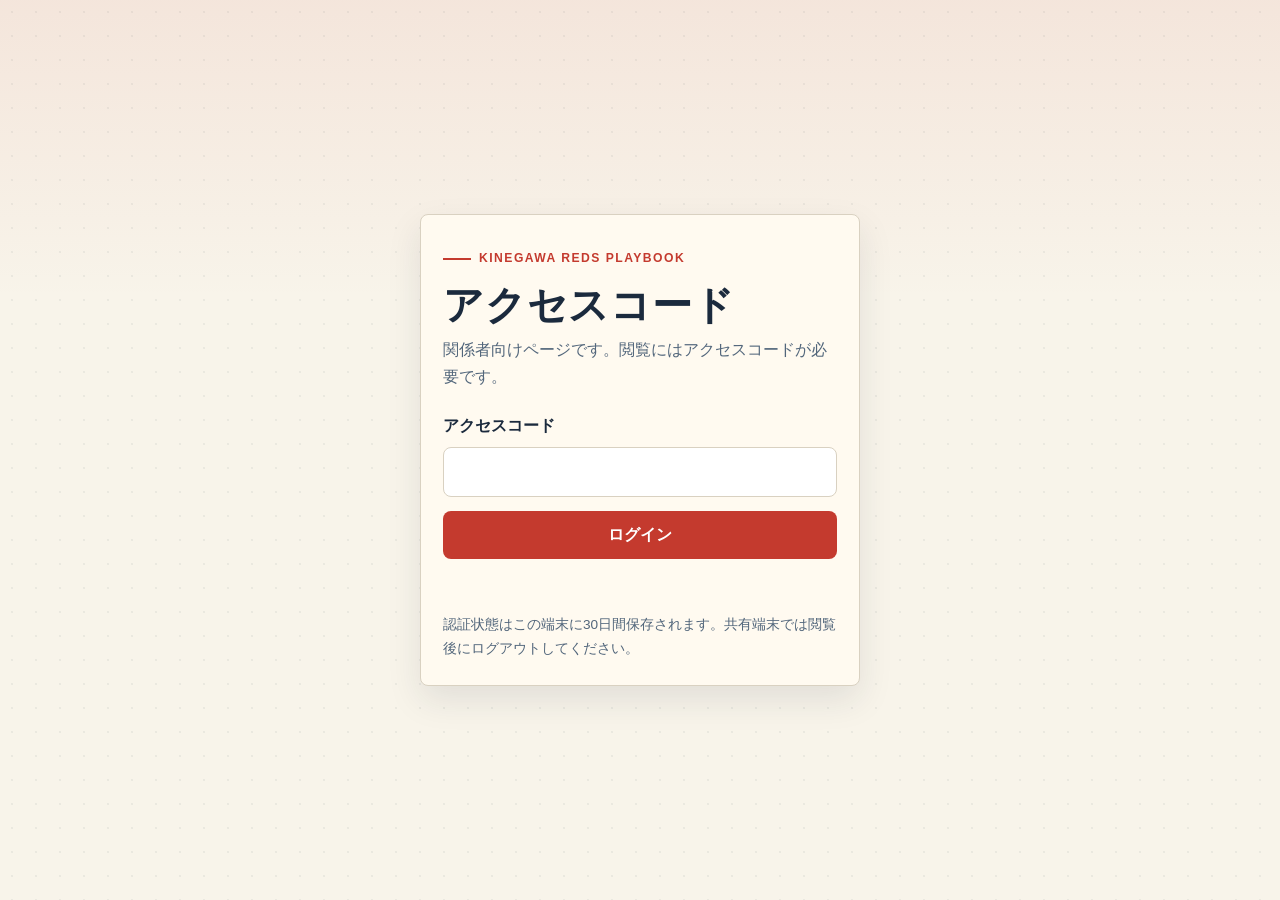
<file: policy-mindset.html>
<!DOCTYPE html>
<html lang="ja">
<head>
  <meta charset="UTF-8">
  <meta name="viewport" content="width=device-width, initial-scale=1.0">
  <meta name="theme-color" content="#1b2a3d">
  <meta name="description" content="木根川レッズのコーチ心得、選手心得、コーチ配置の運用基準。">
  <title>方針・心得｜木根川レッズ</title>
  <script src="guard.js"></script>
  <style>
    :root{--bg:#f8f4ea;--ink:#1b2a3d;--muted:#4d6074;--line:#d9d1c1;--card:#fffaf0;--accent:#c43a2e;--accent-deep:#8e2a20;--shadow:0 10px 26px rgba(27,42,61,.08)}
    *{box-sizing:border-box}
    body{font-family:-apple-system,BlinkMacSystemFont,"Segoe UI","Hiragino Sans","Yu Gothic",sans-serif;line-height:1.7;margin:0;background:linear-gradient(180deg,rgba(196,58,46,.07),transparent 250px),var(--bg);color:var(--ink)}
    .wrap{max-width:940px;margin:0 auto;padding:22px 20px 42px}
    .site-nav{display:flex;flex-wrap:wrap;gap:8px;margin-bottom:26px}
    .site-nav a{border:1px solid var(--line);border-radius:999px;background:rgba(255,250,240,.8);padding:6px 12px;text-decoration:none;color:var(--ink);font-size:.9rem;font-weight:700}
    .site-nav a[aria-current="page"]{background:var(--accent);border-color:var(--accent);color:#fff}
    h1{font-size:clamp(2rem,6vw,3.5rem);line-height:1.12;margin:.2rem 0 .45rem}
    h2{font-size:1.2rem;margin:0;color:var(--accent)}
    h3{font-size:1rem;margin:14px 0 4px;color:var(--ink)}
    p{margin:.4rem 0}
    .lead{max-width:720px;color:var(--muted)}
    .card{background:var(--card);border:1px solid var(--line);border-left:4px solid var(--accent);border-radius:8px;padding:18px;margin:14px 0;box-shadow:var(--shadow)}
    .card-head{display:flex;justify-content:space-between;gap:12px;align-items:flex-start;margin-bottom:8px}
    .guidance-block{border-top:1px solid rgba(217,209,193,.8);padding-top:10px;margin-top:10px}
    .guidance-block:first-of-type{border-top:0;padding-top:0}
    .pill{display:inline-block;border-radius:999px;padding:3px 10px;font-size:.78rem;font-weight:800;white-space:nowrap}
    ul{margin:8px 0 0 20px}
    .note{font-size:.92rem;color:var(--muted)}
    footer{margin-top:26px;padding-top:16px;border-top:1px solid var(--line);color:var(--muted);font-size:.88rem}
    @media (max-width:740px){.card-head{display:block}.pill{margin-top:6px}}
  </style>
</head>
<body>
  <main class="wrap">
    <nav class="site-nav" aria-label="サイト内ナビゲーション">
      <a href="index.html">トップ</a>
      <a href="regular-practice-menu.html">練習メニュー</a>
      <a href="policy-mindset.html" aria-current="page">方針・心得</a>
      <a href="Horizontal-balance.html">水平チェック</a>
      <a href="3runner-forward-grounder.html">前進守備</a>
    </nav>
    <h1>方針・心得</h1>
    <p class="lead">チーム運営の不変ルールを集約し、コーチ・保護者の認識を揃えるためのページ。</p>

    <section class="card">
      <div class="card-head">
        <h2>コーチ心得</h2>
      </div>
      <div class="guidance-block">
        <h3>コーチの役割</h3>
        <ul>
          <li>コーチは、選手の起用を決める立場ではなく、選手を育てる立場である。</li>
          <li>卒団時に、次のステージへ進むための人間性と運動能力を備えた選手を育てることを目指す。</li>
          <li>学年に関わらず、選手全員の成長を支える。</li>
          <li>練習では、選手に優先順位をつけない。</li>
          <li>ポジションや打順など、起用に関わる練習を行う場合は、監督またはヘッドコーチの方針に合わせる。</li>
          <li>試合中・練習中は、自分の子どもへの直接指導に偏らず、他のコーチと分担する。</li>
          <li>試合中は監督・ヘッドコーチの発言に耳を傾け、チームとして同じ内容を伝えられるようにする。</li>
        </ul>
      </div>
      <div class="guidance-block">
        <h3>練習前に揃えること</h3>
        <ul>
          <li>今日のねらいを短く共有する。メニュー名だけで始めず、「何を見る練習か」を先に揃える。</li>
          <li>ねらいは一度に多くしない。投球者／捕球者／打者など、役割ごとに見るポイントを分ける。</li>
          <li>選手に伝える言葉は、コーチ間でできるだけ揃える。</li>
        </ul>
      </div>
      <div class="guidance-block">
        <h3>練習中に見ること</h3>
        <ul>
          <li>回数の消化より、1回の質を見る。</li>
          <li>ミスを責めるのではなく、原因を姿勢・重心・足運び・タイミングなどに分けて見る。</li>
          <li>修正は短く、具体的に、1点ずつ伝える。</li>
        </ul>
      </div>
      <div class="guidance-block">
        <h3>練習後に残すこと</h3>
        <ul>
          <li>次回も続ける点、変える点、要確認の点を分ける。</li>
          <li>選手個人だけでなく、練習設計や伝え方も振り返る。</li>
          <li>コーチ間で判断が割れた内容は、確定させずに要確認として残す。</li>
        </ul>
      </div>
    </section>

    <section class="card">
      <div class="card-head">
        <h2>選手心得</h2>
      </div>
      <ul>
        <li>「なぜこの練習をするか」を理解してから取り組む。</li>
        <li>捕って終わりにせず、次のプレー（送球・カバー）までを1セットで行う。</li>
        <li>ミスしたときは、気持ちではなく動作で言語化する（どこが崩れたか）。</li>
        <li>仲間への声かけは、責める言葉ではなく次の行動を明確にする言葉を使う。</li>
      </ul>
      <div class="guidance-block">
        <h3>高学年練習での基本姿勢</h3>
        <p class="note">以下に該当する場合は、罰走または罰走に準ずることを課す。これは人間としての成長を促すためであり、高学年練習に参加する全選手に適用する。</p>
        <ul>
          <li>遅刻。集合時刻10分前からチームの準備を手伝わない場合も遅刻とする。</li>
          <li>関係者の大人に、自ら挨拶をしない。</li>
          <li>話を聞かない、または返事をしない。</li>
          <li>言われたことをやろうとしない。</li>
        </ul>
      </div>
    </section>

    <section class="card">
      <div class="card-head">
        <h2>コーチ配置</h2>
      </div>
      <div class="guidance-block">
        <h3>高学年帯同とグループ分け</h3>
        <ul>
          <li>5〜6年担当コーチが不足する日や時間帯は、高学年練習に帯同できるコーチを追加で打診する。</li>
          <li>高学年練習を意図を持って2グループに分ける場合は、各グループに必要なコーチ数と役割を事前に確認する。</li>
          <li>片方のグループに経験のある高学年担当コーチが偏りすぎないようにする。</li>
          <li>実際に2グループへ分ける場合は、監督・ヘッドコーチと相談し、どのコーチがどのグループに帯同するかを決める。</li>
        </ul>
      </div>
      <div class="guidance-block">
        <h3>練習中の役割分担</h3>
        <ul>
          <li>アップ：全体進行 1名／フォーム確認 1〜2名</li>
          <li>2箇所・4箇所キャッチボール：レーン担当 2〜4名／全体観察 1名</li>
          <li>バッティング：打席補助・トス/マシン・安全管理で 4〜6名</li>
          <li>シート練習：打席側 1名／守備連携側 1名／安全管理 1名（最低）</li>
        </ul>
        <p class="note">※ 天候・人数・グラウンド条件で当日調整するが、安全管理担当だけは必ず固定する。</p>
      </div>
    </section>
  </main>
  <footer class="wrap">木根川レッズ プレイブック / 方針・心得</footer>
</body>
</html>
</file>
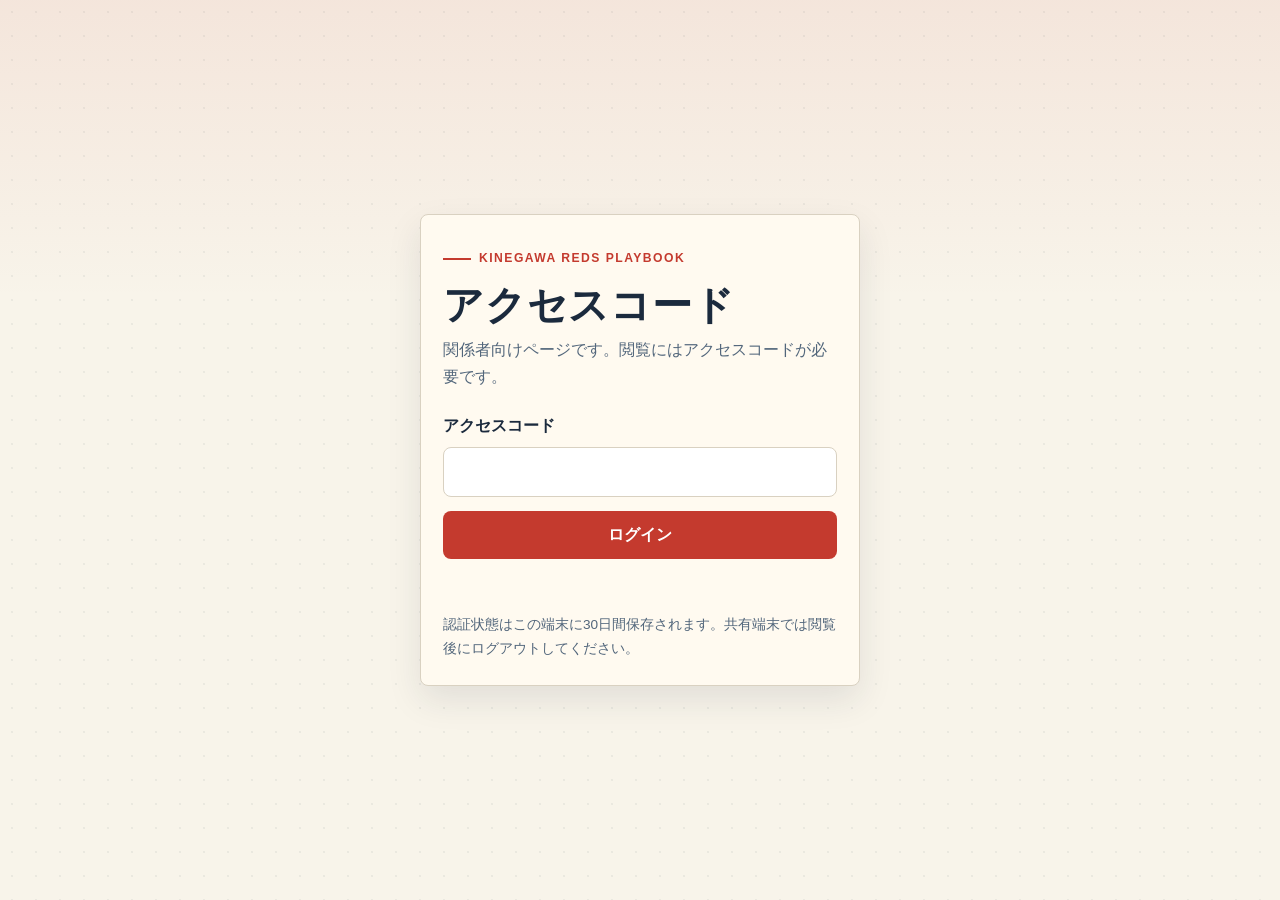
<file: practice-batting.html>
<!DOCTYPE html>
<html lang="ja">
<head>
  <meta charset="UTF-8">
  <meta name="viewport" content="width=device-width, initial-scale=1.0">
  <meta name="theme-color" content="#1b2a3d">
  <meta name="description" content="安全管理、守備側の1プレー完了、待機選手の動き、打つボールの段階をそろえて運用するバッティング練習ページ。">
  <title>バッティング練習｜木根川レッズ</title>
  <script src="guard.js"></script>
  <style>
    :root{--bg:#f8f4ea;--ink:#1b2a3d;--muted:#4d6074;--line:#d9d1c1;--card:#fffaf0;--accent:#c43a2e;--ok:#205d3f;--todo:#8e5f1d;--wait:#52667b;--shadow:0 10px 26px rgba(27,42,61,.08)}
    *{box-sizing:border-box}
    body{font-family:-apple-system,BlinkMacSystemFont,"Segoe UI","Hiragino Sans","Yu Gothic",sans-serif;line-height:1.7;margin:0;background:linear-gradient(180deg,rgba(47,104,79,.08),transparent 250px),var(--bg);color:var(--ink)}
    .wrap{max-width:960px;margin:0 auto;padding:22px 20px 42px}
    .site-nav,.page-nav{display:flex;flex-wrap:wrap;gap:8px}
    .site-nav{margin-bottom:26px}
    .site-nav a,.page-nav a{border:1px solid var(--line);border-radius:999px;background:rgba(255,250,240,.8);padding:6px 12px;text-decoration:none;color:var(--ink);font-size:.9rem;font-weight:700}
    .site-nav a[aria-current="page"]{background:var(--accent);border-color:var(--accent);color:#fff}
    .page-nav{margin:18px 0 0}
    h1{font-size:clamp(2rem,6vw,3.5rem);line-height:1.12;margin:.2rem 0 .45rem}
    h2{font-size:1.3rem;margin:0 0 10px}
    h3{font-size:1.05rem;margin:0}
    p{margin:.4rem 0}
    .lead{max-width:740px;color:var(--muted)}
    .panel{background:var(--card);border:1px solid var(--line);border-radius:8px;padding:18px;margin:14px 0;box-shadow:var(--shadow)}
    .section-head{display:flex;justify-content:space-between;gap:12px;align-items:flex-start}
    .section-intro{color:var(--muted);margin:4px 0 12px}
    .flow-grid{display:grid;grid-template-columns:repeat(2,minmax(0,1fr));gap:10px;margin-top:12px}
    .flow-card{background:rgba(255,255,255,.46);border:1px solid var(--line);border-radius:8px;padding:14px}
    .flow-card h3{margin-bottom:6px}
    .flow-card{display:block;color:var(--ink);text-decoration:none}
    .flow-card:hover{border-color:var(--accent)}
    .pill{display:inline-block;border-radius:999px;padding:3px 10px;font-size:.78rem;font-weight:800;white-space:nowrap}
    .draft{background:#eef2f5;color:var(--wait)}
    .add{background:#fff7d6;color:#7a5a00}
    .card-list{display:grid;gap:10px;margin-top:12px}
    .drill{background:rgba(255,255,255,.48);border:1px solid var(--line);border-radius:8px;padding:14px}
    .drill-title{display:flex;justify-content:space-between;gap:10px;align-items:flex-start}
    .meta{font-size:.92rem;color:var(--muted)}
    .card-fields{display:grid;gap:8px;margin-top:10px}
    .field{font-size:.92rem}
    .field strong{color:var(--ink)}
    ul{margin:8px 0 0 20px}
    .placeholder{border-style:dashed;background:rgba(255,255,255,.28)}
    footer{margin-top:26px;padding-top:16px;border-top:1px solid var(--line);color:var(--muted);font-size:.88rem}
    @media (max-width:740px){
      .wrap{padding:18px 16px 36px}
      .flow-grid{grid-template-columns:1fr}
      .section-head,.drill-title{display:block}
      .pill{margin-top:6px}
    }
  </style>
</head>
<body>
  <main class="wrap">
    <nav class="site-nav" aria-label="サイト内ナビゲーション">
      <a href="index.html">トップ</a>
      <a href="regular-practice-menu.html">練習メニュー</a>
      <a href="practice-warmup.html">アップ</a>
      <a href="practice-catchball.html">キャッチボール</a>
      <a href="practice-batting.html" aria-current="page">バッティング</a>
      <a href="policy-mindset.html">方針・心得</a>
    </nav>

    <h1>バッティング練習</h1>
    <p class="lead">バッティング練習は、球数を確保するだけでなく、安全管理、守備側の1プレー完了、待機選手の動き、打つボールの段階をそろえて運用する。</p>

    <nav class="page-nav" aria-label="ページ内ナビゲーション">
      <a href="#batting-guidance">バッティング練習心得</a>
      <a href="#batting-01">パターン① 21名想定</a>
      <a href="#batting-02">パターン② 20名想定・半分打撃</a>
      <a href="#batting-03">パターン③ 球数重視</a>
    </nav>

    <section class="panel" id="batting-guidance">
      <div class="section-head">
        <h2>バッティング練習心得</h2>
      </div>
      <p class="section-intro">球数を増やすことと、安全管理を薄くしないことを両立する。守備をつける場合は、守備側の1プレー完了までを練習として見る。</p>
      <div class="card-list">
        <article class="drill">
          <div class="drill-title"><h3>ねらい</h3></div>
          <div class="card-fields">
            <div class="field">安全を確保した上で、できるだけ多く打つ機会を作る。</div>
            <div class="field">選手ごとの段階に合わせて、打つボールの速さや種類を選ぶ。</div>
            <div class="field">守備をつける場合は、守備側の1プレーを最後まで行わせる。</div>
          </div>
        </article>
        <article class="drill">
          <div class="drill-title"><h3>運用ルール</h3></div>
          <div class="card-fields">
            <div class="field">守備をつけて行う場合は、守備の1プレーが終わるまで次の球を投げない。</div>
            <div class="field">安全確保とルールの明確化はコーチの役目とする。</div>
            <div class="field">数を打たせることも重要なので、サンドボール、シャトル打ち等を混ぜて効率化する。</div>
            <div class="field">形を問わず、1日に1人100球程度を打たせることを理想とする。ただし球数を増やす場合も、安全管理を薄くしない。</div>
          </div>
        </article>
        <article class="drill">
          <div class="drill-title"><h3>打つボールの段階</h3></div>
          <div class="card-fields">
            <div class="field"><strong>1.</strong> 力強いスイングができる</div>
            <div class="field"><strong>2.</strong> 遅いボールが打てる</div>
            <div class="field"><strong>3.</strong> 速いボールが打てる</div>
            <div class="field"><strong>4.</strong> 速度に関係なく打てる</div>
            <div class="field">速いボールを打つ練習も入れる。ただし、遅いボールが打てていない選手に速いボールばかり投げることは避ける。</div>
          </div>
        </article>
        <article class="drill">
          <div class="drill-title"><h3>選手バッピについて</h3></div>
          <div class="card-fields">
            <div class="field">安全を確保した上で、ある程度制球できる選手にバッティングピッチャーを任せることは可。</div>
            <div class="field">正規距離で投げる場合は、投手として目的を持たせる。単に打たせる役にしない。</div>
            <div class="field">または、12m程度の距離からキャッチボール投げで投げさせる。</div>
            <div class="field">いずれの場合も、安全管理とコーチの確認を前提とする。</div>
          </div>
        </article>
      </div>
    </section>

    <section class="panel" id="batting">
      <div class="section-head">
        <h2>バッティング練習</h2>
      </div>
      <p class="section-intro">技術指導の細部ではなく、練習方法・コーチ配置・場所の可視化を中心に整理する。人数と大人の数に合わせてパターンを選ぶ。</p>
      <div class="card-list">
        <article class="drill" id="batting-01">
          <div class="drill-title"><h3>打撃-01 パターン① 21名想定・メイン＋ケージ併用</h3></div>
          <div class="card-fields">
            <div class="field"><strong>ねらい：</strong>21名程度で、メイン打撃とケージ打撃を併用し、守備つき打撃と補助打撃を並行して打撃量を確保する。</div>
            <div class="field"><strong>やり方：</strong>7名×3グループを想定。メインは守備7名と打者7名で行い、守備側は内1名をキャッチャー、打者側はコーチャーも行う。1ストライクから開始し、打ったら走る。ランナーは残り、盗塁なしの第二リードとする。ケージ側ではサンドボール2箇所または1箇所、シャトル1箇所を行う。</div>
            <div class="field"><strong>設定：</strong>想定21名、7名×3グループ。大人は計5名（メインバッピ、メイン守備管理、サンドボールバッピ2名、シャトルバッピ1名）。巡数は2巡〜3巡。</div>
            <div class="field"><strong>見るポイント：</strong>守備の1プレー完了前に次の球を投げていないか。打者、走者、守備、コーチャーの動線が重なっていないか。ケージ側にも大人の目が届いているか。</div>
            <div class="field"><strong>要確認：</strong>配置図、グループの回し方、サンドボールを2箇所にするか1箇所にするか、ランナー残りの扱い、第二リードの細かいルール。</div>
          </div>
        </article>
        <article class="drill" id="batting-02">
          <div class="drill-title"><h3>打撃-02 パターン② 20名想定・打撃と別メニュー半々</h3></div>
          <div class="card-fields">
            <div class="field"><strong>ねらい：</strong>20名程度で、半分打撃、半分別メニューに分け、打撃待ちを減らしながら全員が動く時間を増やす。</div>
            <div class="field"><strong>やり方：</strong>5名×4グループを想定。10名がバッティング練習を行い、守備とバッティングを交互に行う。残り10名は空きスペースで別メニューを行い、一定時間または巡数で交代する。</div>
            <div class="field"><strong>設定：</strong>想定20名、5名×4グループ。大人は計4名（バッピ、守備管理、別メニューグループA担当、別メニューグループB担当）。打撃側10名、別メニュー側10名。</div>
            <div class="field"><strong>見るポイント：</strong>別メニュー側がただの待機になっていないか。両方にコーチの目が届いているか。グループ交代時の移動導線が安全か。守備側の1プレー完了後に次の球を投げているか。</div>
            <div class="field"><strong>要確認：</strong>別メニューの具体内容、交代条件、移動導線、打撃側と別メニュー側の場所、守備管理担当の立ち位置。</div>
          </div>
        </article>
        <article class="drill" id="batting-03">
          <div class="drill-title"><h3>打撃-03 パターン③ 球数重視・大人6名</h3></div>
          <div class="card-fields">
            <div class="field"><strong>ねらい：</strong>大人6名を確保できる日に、サンドボール、シャトル、テニスボール、ソフトボール等を組み合わせ、効率よく打つ量を増やす。</div>
            <div class="field"><strong>やり方：</strong>10名×2グループを想定。片方は打撃、もう片方は別メニューを行う。打撃側では複数の打撃ステーションを並行し、一定時間または球数で交代する。</div>
            <div class="field"><strong>設定：</strong>想定20名、10名×2グループ。大人は計6名（バッピ5名、別メニューグループ担当1名）。打撃ステーションはサンドボール2箇所、シャトル1箇所、テニスボール1箇所、ソフトボール1箇所。</div>
            <div class="field"><strong>見るポイント：</strong>球数を増やしても安全管理が薄くなっていないか。各ステーションの打球方向と待機場所が整理されているか。選手の段階に合ったボール・速さで打たせているか。</div>
            <div class="field"><strong>要確認：</strong>1人あたりの球数、各ステーションの配置、交代条件、打球方向、立入禁止エリア、別メニュー内容、大人6名の具体配置。</div>
          </div>
        </article>
      </div>
    </section>
  </main>
  <footer class="wrap">木根川レッズ プレイブック / バッティング練習</footer>
</body>
</html>
</file>
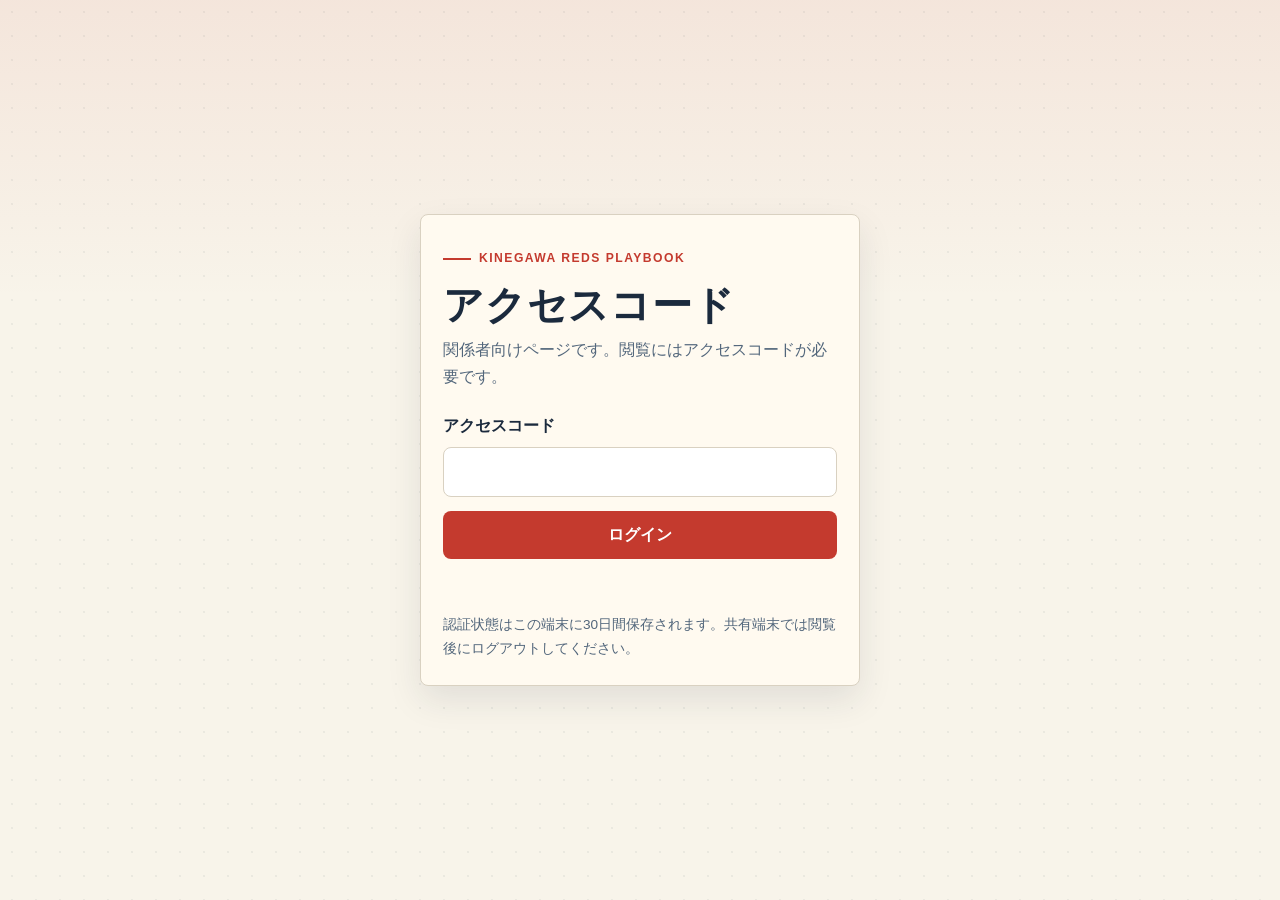
<file: practice-catchball.html>
<!DOCTYPE html>
<html lang="ja">
<head>
  <meta charset="UTF-8">
  <meta name="viewport" content="width=device-width, initial-scale=1.0">
  <meta name="theme-color" content="#1b2a3d">
  <meta name="description" content="捕って返すテンポ、送球方向、判断、安全停止を確認する練習カード。">
  <title>2箇所・4箇所キャッチボール｜木根川レッズ</title>
  <script src="guard.js"></script>
  <style>
    :root{--bg:#f8f4ea;--ink:#1b2a3d;--muted:#4d6074;--line:#d9d1c1;--card:#fffaf0;--accent:#c43a2e;--ok:#205d3f;--todo:#8e5f1d;--wait:#52667b;--shadow:0 10px 26px rgba(27,42,61,.08)}
    *{box-sizing:border-box}
    body{font-family:-apple-system,BlinkMacSystemFont,"Segoe UI","Hiragino Sans","Yu Gothic",sans-serif;line-height:1.7;margin:0;background:linear-gradient(180deg,rgba(47,104,79,.08),transparent 250px),var(--bg);color:var(--ink)}
    .wrap{max-width:960px;margin:0 auto;padding:22px 20px 42px}
    .site-nav,.page-nav{display:flex;flex-wrap:wrap;gap:8px}
    .site-nav{margin-bottom:26px}
    .site-nav a,.page-nav a{border:1px solid var(--line);border-radius:999px;background:rgba(255,250,240,.8);padding:6px 12px;text-decoration:none;color:var(--ink);font-size:.9rem;font-weight:700}
    .site-nav a[aria-current="page"]{background:var(--accent);border-color:var(--accent);color:#fff}
    .page-nav{margin:18px 0 0}
    h1{font-size:clamp(2rem,6vw,3.5rem);line-height:1.12;margin:.2rem 0 .45rem}
    h2{font-size:1.3rem;margin:0 0 10px}
    h3{font-size:1.05rem;margin:0}
    p{margin:.4rem 0}
    .lead{max-width:740px;color:var(--muted)}
    .panel{background:var(--card);border:1px solid var(--line);border-radius:8px;padding:18px;margin:14px 0;box-shadow:var(--shadow)}
    .section-head{display:flex;justify-content:space-between;gap:12px;align-items:flex-start}
    .section-intro{color:var(--muted);margin:4px 0 12px}
    .flow-grid{display:grid;grid-template-columns:repeat(2,minmax(0,1fr));gap:10px;margin-top:12px}
    .flow-card{background:rgba(255,255,255,.46);border:1px solid var(--line);border-radius:8px;padding:14px}
    .flow-card h3{margin-bottom:6px}
    .flow-card{display:block;color:var(--ink);text-decoration:none}
    .flow-card:hover{border-color:var(--accent)}
    .pill{display:inline-block;border-radius:999px;padding:3px 10px;font-size:.78rem;font-weight:800;white-space:nowrap}
    .draft{background:#eef2f5;color:var(--wait)}
    .add{background:#fff7d6;color:#7a5a00}
    .card-list{display:grid;gap:10px;margin-top:12px}
    .drill{background:rgba(255,255,255,.48);border:1px solid var(--line);border-radius:8px;padding:14px}
    .drill-title{display:flex;justify-content:space-between;gap:10px;align-items:flex-start}
    .meta{font-size:.92rem;color:var(--muted)}
    .card-fields{display:grid;gap:8px;margin-top:10px}
    .field{font-size:.92rem}
    .field strong{color:var(--ink)}
    ul{margin:8px 0 0 20px}
    .placeholder{border-style:dashed;background:rgba(255,255,255,.28)}
    footer{margin-top:26px;padding-top:16px;border-top:1px solid var(--line);color:var(--muted);font-size:.88rem}
    @media (max-width:740px){
      .wrap{padding:18px 16px 36px}
      .flow-grid{grid-template-columns:1fr}
      .section-head,.drill-title{display:block}
      .pill{margin-top:6px}
    }
  </style>
</head>
<body>
  <main class="wrap">
    <nav class="site-nav" aria-label="サイト内ナビゲーション">
      <a href="index.html">トップ</a>
      <a href="regular-practice-menu.html">練習メニュー</a>
      <a href="practice-warmup.html">アップ</a>
      <a href="practice-catchball.html" aria-current="page">キャッチボール</a>
      <a href="practice-batting.html">バッティング</a>
      <a href="policy-mindset.html">方針・心得</a>
    </nav>

    <h1>2箇所・4箇所キャッチボール</h1>
    <p class="lead">捕って返すテンポ、送球方向、判断、安全停止を確認する練習カード。</p>

    <nav class="page-nav" aria-label="ページ内ナビゲーション">
      <a href="#two-place">2箇所</a>
      <a href="#four-place">4箇所</a>
    </nav>

    <section class="panel" id="two-place">
      <div class="section-head">
        <h2>2箇所キャッチボール</h2>
      </div>
      <p class="section-intro">2箇所は、捕球から返球までのテンポを作るブロック。競争や回数チャレンジを入れる場合も、急ぐだけにならないように見るポイントを絞る。</p>
      <div class="card-list">
        <article class="drill" id="two-place-01">
          <div class="drill-title"><h3>2箇所-01 チーム対抗・1分間成功数</h3></div>
          <div class="card-fields">
            <div class="field"><strong>ねらい：</strong>捕ってから返すまでのテンポを上げ、チームで連続成功を目指す。</div>
            <div class="field"><strong>やり方：</strong>チームごとに分かれ、1分間で成功数を数える。</div>
            <div class="field"><strong>設定：</strong>時間は1分。人数、距離、ミス時の扱いは要確認。</div>
            <div class="field"><strong>見るポイント：</strong>捕球後に止まらず次の送球準備へ入れているか。急ぎすぎて雑になっていないか。</div>
            <div class="field"><strong>要確認：</strong>成功数のカウントルール、ミス時に数え直すか累計にするか。</div>
          </div>
        </article>
        <article class="drill" id="two-place-02">
          <div class="drill-title"><h3>2箇所-02 全員で1分35回チャレンジ＋個別指導</h3></div>
          <div class="card-fields">
            <div class="field"><strong>ねらい：</strong>全体のテンポをそろえながら、必要な選手には短く個別指導を入れる。</div>
            <div class="field"><strong>やり方：</strong>全員で1分35回を目標にし、個別指導は流れを止めすぎず1点に絞る。</div>
            <div class="field"><strong>設定：</strong>時間は1分、目標は35回。担当分けは要確認。</div>
            <div class="field"><strong>見るポイント：</strong>捕球から返球までのリズム、送球の質、個別指導の長さ。</div>
            <div class="field"><strong>要確認：</strong>35回の基準を学年や人数で変えるか。個別指導対象の選び方。</div>
          </div>
        </article>
        <article class="drill" id="two-place-03">
          <div class="drill-title"><h3>2箇所-03 ランナーつき対戦形式</h3></div>
          <div class="card-fields">
            <div class="field"><strong>ねらい：</strong>ランナーがいる状況で、捕球後の判断と送球テンポを確認する。</div>
            <div class="field"><strong>やり方：</strong>ランナーなしでテンポを確認し、ランナーあり・送球先固定から段階的に進める。</div>
            <div class="field"><strong>設定：</strong>人数、距離、ランナーのスタート位置、送球先、勝敗条件は要確認。</div>
            <div class="field"><strong>見るポイント：</strong>ランナーを見て慌てていないか。捕球側の準備を確認してから投げているか。</div>
            <div class="field"><strong>要確認：</strong>アウト判定、得点判定、やり直し条件、必要なコーチ人数。対戦形式は安全管理ができる場合のみ。</div>
          </div>
        </article>
      </div>
    </section>

    <section class="panel" id="four-place">
      <div class="section-head">
        <h2>4箇所キャッチボール</h2>
      </div>
      <p class="section-intro">4箇所は、送球方向と次の準備をそろえるブロック。順回し、逆回し、指定順など、型ごとに見るポイントを変える。</p>
      <div class="card-list">
        <article class="drill" id="four-place-01">
          <div class="drill-title"><h3>4箇所-01 順回し／逆回し／ホーム2塁1塁3塁 ほか</h3></div>
          <div class="card-fields">
            <div class="field"><strong>ねらい：</strong>送球方向、次の準備、カバー意識をそろえる。</div>
            <div class="field"><strong>やり方：</strong>順回し、逆回し、指定順でボールを回し、型ごとに見るポイントを変える。</div>
            <div class="field"><strong>設定：</strong>人数、回数、正式な指定順は要確認。距離はグラウンド条件で調整する。</div>
            <div class="field"><strong>見るポイント：</strong>送球方向の準備、捕球後の足運び、待つ側の構えと声。</div>
            <div class="field"><strong>要確認：</strong>「ホーム2塁1塁3塁」など指定順の正式ルール、人数不足時の配置。</div>
          </div>
        </article>
        <article class="drill" id="four-place-02">
          <div class="drill-title"><h3>4箇所-02 ランダム・ボール2個</h3></div>
          <div class="card-fields">
            <div class="field"><strong>ねらい：</strong>ボール2個が動く中で、周囲確認、声かけ、送球判断、安全停止を練習する。</div>
            <div class="field"><strong>やり方：</strong>固定順から始め、指定順、限定ランダムへ段階的に進める。投げる前に送球先を声で伝える。</div>
            <div class="field"><strong>設定：</strong>ボール2個。ホーム／1塁／2塁／3塁を想定。送球が飛んできた方向への返球は禁止する。1塁で2塁からの送球を受けた場合、次に送球できるのは3塁またはホーム。開始位置、投げてよい塁、人数、時間、回数は要確認。</div>
            <div class="field"><strong>見るポイント：</strong>投げる前に送球先を見ているか。ボール2個の位置を把握し、危ない場面で止められるか。</div>
            <div class="field"><strong>要確認：</strong>中止の声かけ、必要なコーチ人数、完全ランダムまで実施するか。完全ランダムは安全条件が満たせる場合のみ。</div>
          </div>
        </article>
      </div>
    </section>
  </main>
  <footer class="wrap">木根川レッズ プレイブック / 2箇所・4箇所キャッチボール</footer>
</body>
</html>
</file>
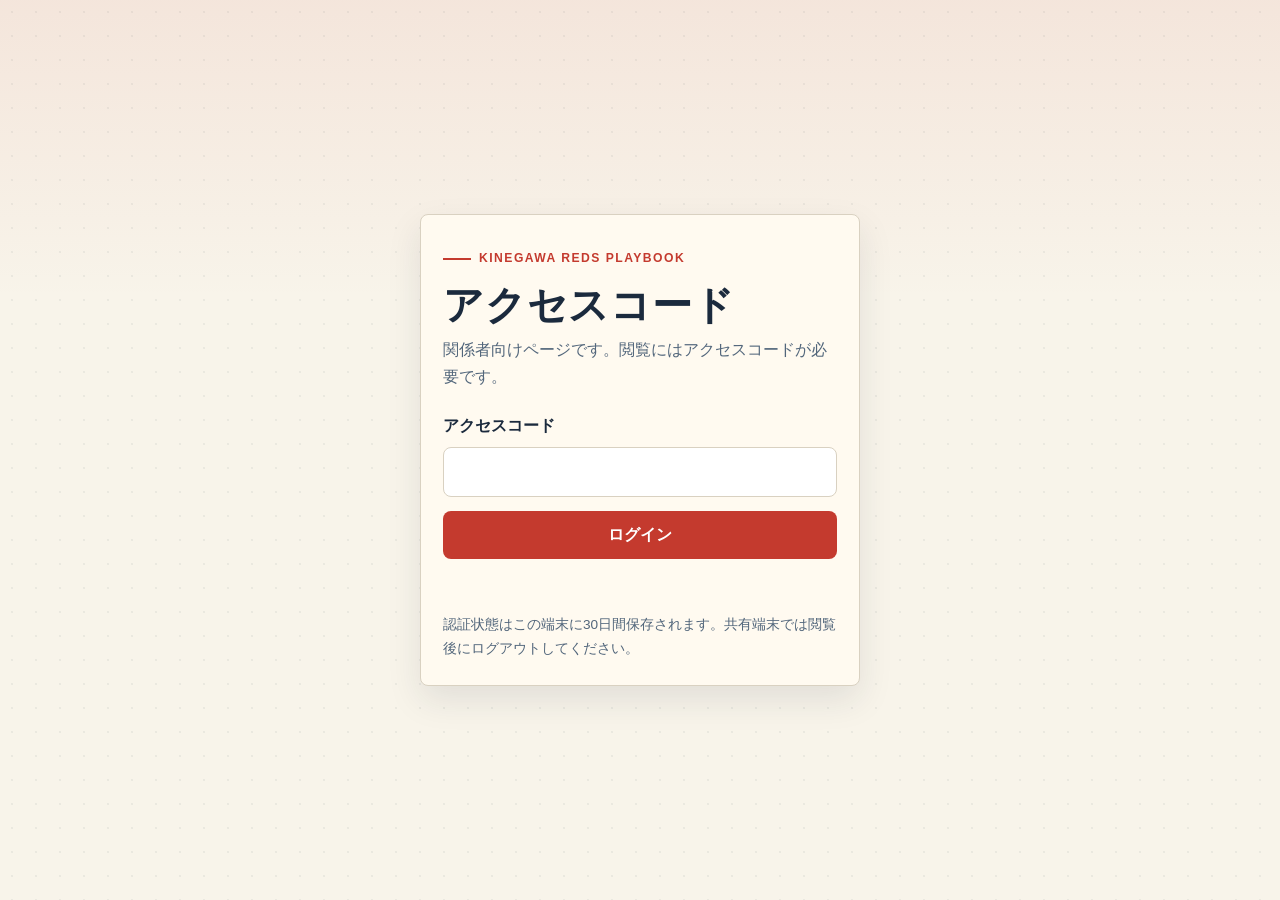
<file: practice-warmup.html>
<!DOCTYPE html>
<html lang="ja">
<head>
  <meta charset="UTF-8">
  <meta name="viewport" content="width=device-width, initial-scale=1.0">
  <meta name="theme-color" content="#1b2a3d">
  <meta name="description" content="体操、ジャンプ系、歩き素振り、キャッチボール前の送球準備までを確認するページ。">
  <title>アップ｜木根川レッズ</title>
  <script src="guard.js"></script>
  <style>
    :root{--bg:#f8f4ea;--ink:#1b2a3d;--muted:#4d6074;--line:#d9d1c1;--card:#fffaf0;--accent:#c43a2e;--ok:#205d3f;--todo:#8e5f1d;--wait:#52667b;--shadow:0 10px 26px rgba(27,42,61,.08)}
    *{box-sizing:border-box}
    body{font-family:-apple-system,BlinkMacSystemFont,"Segoe UI","Hiragino Sans","Yu Gothic",sans-serif;line-height:1.7;margin:0;background:linear-gradient(180deg,rgba(47,104,79,.08),transparent 250px),var(--bg);color:var(--ink)}
    .wrap{max-width:960px;margin:0 auto;padding:22px 20px 42px}
    .site-nav,.page-nav{display:flex;flex-wrap:wrap;gap:8px}
    .site-nav{margin-bottom:26px}
    .site-nav a,.page-nav a{border:1px solid var(--line);border-radius:999px;background:rgba(255,250,240,.8);padding:6px 12px;text-decoration:none;color:var(--ink);font-size:.9rem;font-weight:700}
    .site-nav a[aria-current="page"]{background:var(--accent);border-color:var(--accent);color:#fff}
    .page-nav{margin:18px 0 0}
    h1{font-size:clamp(2rem,6vw,3.5rem);line-height:1.12;margin:.2rem 0 .45rem}
    h2{font-size:1.3rem;margin:0 0 10px}
    h3{font-size:1.05rem;margin:0}
    p{margin:.4rem 0}
    .lead{max-width:740px;color:var(--muted)}
    .panel{background:var(--card);border:1px solid var(--line);border-radius:8px;padding:18px;margin:14px 0;box-shadow:var(--shadow)}
    .section-head{display:flex;justify-content:space-between;gap:12px;align-items:flex-start}
    .section-intro{color:var(--muted);margin:4px 0 12px}
    .flow-grid{display:grid;grid-template-columns:repeat(2,minmax(0,1fr));gap:10px;margin-top:12px}
    .flow-card{background:rgba(255,255,255,.46);border:1px solid var(--line);border-radius:8px;padding:14px}
    .flow-card h3{margin-bottom:6px}
    .flow-card{display:block;color:var(--ink);text-decoration:none}
    .flow-card:hover{border-color:var(--accent)}
    .pill{display:inline-block;border-radius:999px;padding:3px 10px;font-size:.78rem;font-weight:800;white-space:nowrap}
    .draft{background:#eef2f5;color:var(--wait)}
    .add{background:#fff7d6;color:#7a5a00}
    .card-list{display:grid;gap:10px;margin-top:12px}
    .drill{background:rgba(255,255,255,.48);border:1px solid var(--line);border-radius:8px;padding:14px}
    .drill-title{display:flex;justify-content:space-between;gap:10px;align-items:flex-start}
    .meta{font-size:.92rem;color:var(--muted)}
    .card-fields{display:grid;gap:8px;margin-top:10px}
    .field{font-size:.92rem}
    .field strong{color:var(--ink)}
    ul{margin:8px 0 0 20px}
    .placeholder{border-style:dashed;background:rgba(255,255,255,.28)}
    footer{margin-top:26px;padding-top:16px;border-top:1px solid var(--line);color:var(--muted);font-size:.88rem}
    @media (max-width:740px){
      .wrap{padding:18px 16px 36px}
      .flow-grid{grid-template-columns:1fr}
      .section-head,.drill-title{display:block}
      .pill{margin-top:6px}
    }
  </style>
</head>
<body>
  <main class="wrap">
    <nav class="site-nav" aria-label="サイト内ナビゲーション">
      <a href="index.html">トップ</a>
      <a href="regular-practice-menu.html">練習メニュー</a>
      <a href="practice-warmup.html" aria-current="page">アップ</a>
      <a href="practice-catchball.html">キャッチボール</a>
      <a href="practice-batting.html">バッティング</a>
      <a href="policy-mindset.html">方針・心得</a>
    </nav>

    <h1>アップ</h1>
    <p class="lead">体操、ジャンプ系、歩き素振り、キャッチボール前の送球準備までを確認するページ。</p>

    <nav class="page-nav" aria-label="ページ内ナビゲーション">
      <a href="#warmup-01">体操〜ダッシュ</a>
      <a href="#warmup-02">ジャンプ系</a>
      <a href="#warmup-03">歩き素振り</a>
      <a href="#warmup-04">近距離2箇所</a>
      <a href="#warmup-05">ボールハンドリング</a>
      <a href="#warmup-06">叩き付け</a>
      <a href="#warmup-07">正対スロー</a>
      <a href="#warmup-08">体重移動スロー</a>
      <a href="#warmup-09">自由投法スロー</a>
      <a href="#warmup-10">ラスト10</a>
    </nav>

    <section class="panel" id="warmup">
      <div class="section-head">
        <h2>アップ</h2>
      </div>
      <p class="section-intro">アップは体を温めるだけでなく、投げる・捕る・打つ前の土台を確認する時間。回数を急がず、姿勢、重心、ステップ、テンポを見る。</p>
      <div class="card-list">
        <article class="drill" id="warmup-01">
          <div class="drill-title"><h3>アップ-01 体操〜ダッシュ</h3></div>
          <div class="card-fields">
            <div class="field"><strong>ねらい：</strong>練習に入る前の体の準備をし、姿勢と動きの入り方を整える。</div>
            <div class="field"><strong>やり方：</strong>体操からダッシュへつなげる。全力で雑に走らず、姿勢とスタートを確認する。</div>
            <div class="field"><strong>設定：</strong>回数、距離、順番は要確認。</div>
            <div class="field"><strong>見るポイント：</strong>姿勢、体全体の使い方、ダッシュ前後の集中。</div>
            <div class="field"><strong>要確認：</strong>ダッシュ距離、本数、並び方、低学年と高学年で分けるか。</div>
          </div>
        </article>
        <article class="drill" id="warmup-02">
          <div class="drill-title"><h3>アップ-02 ジャンプ系（パワーポジション確認）</h3></div>
          <div class="card-fields">
            <div class="field"><strong>ねらい：</strong>パワーポジションと体の使い方を確認する。</div>
            <div class="field"><strong>やり方：</strong>ジャンプスクワット、胸に腿をつけるジャンプ、足を伸ばしたままつま先を触るジャンプ、大の字ジャンプを行う。</div>
            <div class="field"><strong>設定：</strong>各5回。回数重視ではなく、1回ごとの姿勢と動作を見る。</div>
            <div class="field"><strong>見るポイント：</strong>着地姿勢、膝・股関節・上体のバランス、反動だけで雑に跳んでいないか。</div>
          </div>
        </article>
        <article class="drill" id="warmup-03">
          <div class="drill-title"><h3>アップ-03 歩き素振り</h3></div>
          <div class="card-fields">
            <div class="field"><strong>ねらい：</strong>打つ前の体の使い方、リズム、バランスを動きの中で確認する。</div>
            <div class="field"><strong>やり方：</strong>歩きながら素振りを行い、急がず1回ごとの形とリズムを確認する。</div>
            <div class="field"><strong>設定：</strong>回数、距離、向きは要確認。</div>
            <div class="field"><strong>見るポイント：</strong>体が突っ込んでいないか、歩きながらバランスを保てているか、振る前の準備。</div>
            <div class="field"><strong>要確認：</strong>実施回数、進行方向、学年別の分け方、バッティング章との接続。</div>
          </div>
        </article>
        <article class="drill" id="warmup-04">
          <div class="drill-title"><h3>アップ-04 3人組・近距離2箇所キャッチボール</h3><span class="pill add">要追記</span></div>
          <div class="card-fields">
            <div class="field"><strong>ねらい：</strong>近い距離で、捕ってから返すテンポと正確に返す感覚を作る。</div>
            <div class="field"><strong>やり方：</strong>3人グループで近距離2箇所キャッチボールを行う。</div>
            <div class="field"><strong>設定：</strong>15回 × 3セット。距離は近距離、具体的な目安は要確認。</div>
            <div class="field"><strong>見るポイント：</strong>捕ってから返すまで止まっていないか、相手が捕りやすい球を返しているか。</div>
            <div class="field"><strong>要確認：</strong>近距離の目安、3人の回し方、ミス時のカウント。</div>
          </div>
        </article>
        <article class="drill" id="warmup-05">
          <div class="drill-title"><h3>アップ-05 2人ペア・ボールハンドリング</h3><span class="pill add">要追記</span></div>
          <div class="card-fields">
            <div class="field"><strong>ねらい：</strong>捕球前の準備、手元の反応、ボールへの入り方を確認する。</div>
            <div class="field"><strong>やり方：</strong>2人ペアで、ボールハンドリング、ショートバウンド捕球、ボール2個キャッチなどを行う。</div>
            <div class="field"><strong>設定：</strong>回数、距離、種目順は要確認。</div>
            <div class="field"><strong>見るポイント：</strong>待ちすぎず準備できているか、ショートバウンドに入れているか、足と体も使えているか。</div>
            <div class="field"><strong>要確認：</strong>種目ごとの回数、ボール2個キャッチの安全条件、低学年への実施可否。</div>
          </div>
        </article>
        <article class="drill" id="warmup-06">
          <div class="drill-title"><h3>アップ-06 叩き付け</h3></div>
          <div class="card-fields">
            <div class="field"><strong>ねらい：</strong>強く叩き付ける動作と、ショートバウンド捕球を確認する。</div>
            <div class="field"><strong>やり方：</strong>両足使用OKで一人10球、次にグローブ足のみ着けた状態で一人10球行う。</div>
            <div class="field"><strong>設定：</strong>一人10球 × 2種類。距離は要確認。</div>
            <div class="field"><strong>見るポイント：</strong>体を使って叩き付けているか、高く弾ませようとしているか、捕球姿勢が崩れていないか。</div>
            <div class="field"><strong>要確認：</strong>距離、交代方法、グローブ足のみの表現が伝わるか。</div>
          </div>
        </article>
        <article class="drill" id="warmup-07">
          <div class="drill-title"><h3>アップ-07 正対スロー（捻り確認）</h3></div>
          <div class="card-fields">
            <div class="field"><strong>ねらい：</strong>下半身を固定した状態で、上体の捻りとリリースポイントを確認する。</div>
            <div class="field"><strong>やり方：</strong>相手と正対し、グローブと逆の足を一歩前に出した状態で投げる。捕球者は「捕ったらファースト」のステップを踏む。</div>
            <div class="field"><strong>設定：</strong>一人10球。距離は約16m。</div>
            <div class="field"><strong>見るポイント：</strong>上体の捻り、下半身が流れていないか、リリースポイント、捕球後の一歩目。</div>
          </div>
        </article>
        <article class="drill" id="warmup-08">
          <div class="drill-title"><h3>アップ-08 体重移動スロー</h3></div>
          <div class="card-fields">
            <div class="field"><strong>ねらい：</strong>体重移動と前足ブレーキを使って投げる感覚を確認する。</div>
            <div class="field"><strong>やり方：</strong>前・後ろ・前の体重移動をしてから投げる。捕球者は「捕ったらファースト」のステップを踏む。</div>
            <div class="field"><strong>設定：</strong>一人10球。距離は約16m。</div>
            <div class="field"><strong>見るポイント：</strong>大きな体重移動、前足ブレーキ、上体だけで投げていないか、捕球後の一歩目。</div>
          </div>
        </article>
        <article class="drill" id="warmup-09">
          <div class="drill-title"><h3>アップ-09 自由投法スロー</h3></div>
          <div class="card-fields">
            <div class="field"><strong>ねらい：</strong>ここまで確認した動きを、通常の投げ方に近い形でつなげる。</div>
            <div class="field"><strong>やり方：</strong>自由な投法で一人10球投げる。捕球者は「捕ったらファースト」のステップを踏む。</div>
            <div class="field"><strong>設定：</strong>一人10球。距離は約16m。</div>
            <div class="field"><strong>見るポイント：</strong>確認した動きが自由投法でも残っているか、投げ急いで崩れていないか、捕球後のステップ。</div>
          </div>
        </article>
        <article class="drill" id="warmup-10">
          <div class="drill-title"><h3>アップ-10 ラスト10</h3></div>
          <div class="card-fields">
            <div class="field"><strong>ねらい：</strong>捕ってすぐ返すテンポと集中をそろえ、次のメニューへ入る準備を作る。</div>
            <div class="field"><strong>やり方：</strong>捕ったらすぐ相手に返し、連続10回成功を目指す。</div>
            <div class="field"><strong>設定：</strong>連続10回。距離は約16m。</div>
            <div class="field"><strong>見るポイント：</strong>返球までの速さ、急ぎすぎて雑になっていないか、連続中の声と集中。</div>
          </div>
        </article>
      </div>
      <p class="section-intro">アップ終了に差が出る場合は、手ゴロノックや壁当てなどで短く調整する。進行が大きく遅れる場合は、全体練習の流れを優先して区切り、次のメニューへ進む。</p>
    </section>
  </main>
  <footer class="wrap">木根川レッズ プレイブック / アップ</footer>
</body>
</html>
</file>
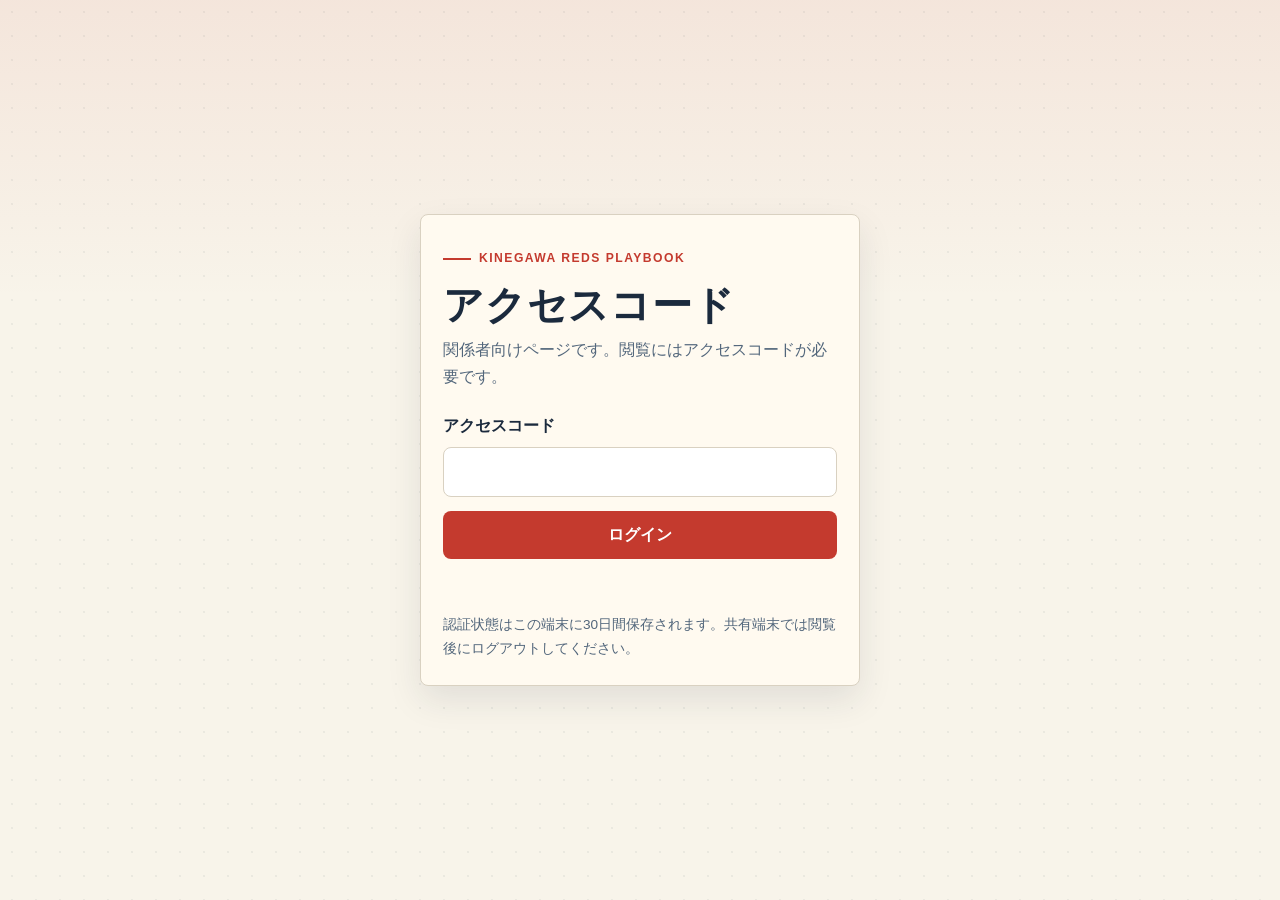
<file: regular-practice-menu.html>
<!DOCTYPE html>
<html lang="ja">
<head>
  <meta charset="UTF-8">
  <meta name="viewport" content="width=device-width, initial-scale=1.0">
  <meta name="theme-color" content="#1b2a3d">
  <meta name="description" content="練習の流れと、アップ・キャッチボール・バッティング各メニューへの入口。">
  <title>レギュラー練習メニュー｜木根川レッズ</title>
  <script src="guard.js"></script>
  <style>
    :root{--bg:#f8f4ea;--ink:#1b2a3d;--muted:#4d6074;--line:#d9d1c1;--card:#fffaf0;--accent:#c43a2e;--ok:#205d3f;--todo:#8e5f1d;--wait:#52667b;--shadow:0 10px 26px rgba(27,42,61,.08)}
    *{box-sizing:border-box}
    body{font-family:-apple-system,BlinkMacSystemFont,"Segoe UI","Hiragino Sans","Yu Gothic",sans-serif;line-height:1.7;margin:0;background:linear-gradient(180deg,rgba(47,104,79,.08),transparent 250px),var(--bg);color:var(--ink)}
    .wrap{max-width:960px;margin:0 auto;padding:22px 20px 42px}
    .site-nav,.page-nav{display:flex;flex-wrap:wrap;gap:8px}
    .site-nav{margin-bottom:26px}
    .site-nav a,.page-nav a{border:1px solid var(--line);border-radius:999px;background:rgba(255,250,240,.8);padding:6px 12px;text-decoration:none;color:var(--ink);font-size:.9rem;font-weight:700}
    .site-nav a[aria-current="page"]{background:var(--accent);border-color:var(--accent);color:#fff}
    .page-nav{margin:18px 0 0}
    h1{font-size:clamp(2rem,6vw,3.5rem);line-height:1.12;margin:.2rem 0 .45rem}
    h2{font-size:1.3rem;margin:0 0 10px}
    h3{font-size:1.05rem;margin:0}
    p{margin:.4rem 0}
    .lead{max-width:740px;color:var(--muted)}
    .panel{background:var(--card);border:1px solid var(--line);border-radius:8px;padding:18px;margin:14px 0;box-shadow:var(--shadow)}
    .section-head{display:flex;justify-content:space-between;gap:12px;align-items:flex-start}
    .section-intro{color:var(--muted);margin:4px 0 12px}
    .flow-grid{display:grid;grid-template-columns:repeat(2,minmax(0,1fr));gap:10px;margin-top:12px}
    .flow-card{background:rgba(255,255,255,.46);border:1px solid var(--line);border-radius:8px;padding:14px}
    .flow-card h3{margin-bottom:6px}
    .flow-card{display:block;color:var(--ink);text-decoration:none}
    .flow-card:hover{border-color:var(--accent)}
    .pill{display:inline-block;border-radius:999px;padding:3px 10px;font-size:.78rem;font-weight:800;white-space:nowrap}
    .draft{background:#eef2f5;color:var(--wait)}
    .add{background:#fff7d6;color:#7a5a00}
    .card-list{display:grid;gap:10px;margin-top:12px}
    .drill{background:rgba(255,255,255,.48);border:1px solid var(--line);border-radius:8px;padding:14px}
    .drill-title{display:flex;justify-content:space-between;gap:10px;align-items:flex-start}
    .meta{font-size:.92rem;color:var(--muted)}
    .card-fields{display:grid;gap:8px;margin-top:10px}
    .field{font-size:.92rem}
    .field strong{color:var(--ink)}
    ul{margin:8px 0 0 20px}
    .placeholder{border-style:dashed;background:rgba(255,255,255,.28)}
    footer{margin-top:26px;padding-top:16px;border-top:1px solid var(--line);color:var(--muted);font-size:.88rem}
    @media (max-width:740px){
      .wrap{padding:18px 16px 36px}
      .flow-grid{grid-template-columns:1fr}
      .section-head,.drill-title{display:block}
      .pill{margin-top:6px}
    }
  </style>
</head>
<body>
  <main class="wrap">
    <nav class="site-nav" aria-label="サイト内ナビゲーション">
      <a href="index.html">トップ</a>
      <a href="regular-practice-menu.html" aria-current="page">練習メニュー</a>
      <a href="practice-warmup.html">アップ</a>
      <a href="practice-catchball.html">キャッチボール</a>
      <a href="practice-batting.html">バッティング</a>
      <a href="policy-mindset.html">方針・心得</a>
    </nav>

    <h1>レギュラー練習メニュー</h1>
    <p class="lead">練習の流れと、アップ・キャッチボール・バッティング各メニューへの入口。</p>

    <nav class="page-nav" aria-label="ページ内ナビゲーション">
      <a href="#flow">練習の流れ</a>
      <a href="#details">詳細ページ</a>
    </nav>

    <section class="panel" id="flow">
      <div class="section-head">
        <h2>練習の流れ</h2>
      </div>
      <p class="section-intro">順番は、体の準備からテンポ作り、判断、実戦へつなげるための標準型。グラウンド条件で入れ替える場合も、その日のねらいは変えずに進める。</p>
      <div class="flow-grid">
        <article class="flow-card">
          <h3>基本型</h3>
          <p class="meta">アップ → 2箇所 → 4箇所 → バッティング → シート</p>
          <ul>
            <li>アップで体の準備と動作確認を行う。</li>
            <li>2箇所で捕る、投げる、返すテンポを作る。</li>
            <li>4箇所で方向、順番、状況判断を入れる。</li>
          </ul>
        </article>
        <article class="flow-card">
          <h3>午後木根B型</h3>
          <p class="meta">アップ → 2箇所 → バッティング → 4箇所 → シート</p>
          <ul>
            <li>時間やグラウンド条件に合わせて、打撃と4箇所の順番を入れ替える型。</li>
            <li>変更理由をコーチ間で共有してから始める。</li>
            <li>順番を変えても、その日のねらいは変えない。</li>
          </ul>
        </article>
      </div>
    </section>

    <section class="panel" id="details">
      <div class="section-head">
        <h2>詳細ページ</h2>
      </div>
      <p class="section-intro">現場で見るカードは、内容ごとに分けて確認する。</p>
      <div class="flow-grid">
        <a class="flow-card" href="practice-warmup.html">
          <h3>アップ</h3>
          <p class="meta">体操、ジャンプ系、歩き素振り、キャッチボール前の送球準備まで。</p>
        </a>
        <a class="flow-card" href="practice-catchball.html">
          <h3>2箇所・4箇所キャッチボール</h3>
          <p class="meta">捕って返すテンポ、送球方向、判断、安全停止を確認する練習。</p>
        </a>
        <a class="flow-card" href="practice-batting.html">
          <h3>バッティング練習</h3>
          <p class="meta">人数、大人の配置、安全管理に応じた打撃練習パターン。</p>
        </a>
      </div>
    </section>
  </main>
  <footer class="wrap">木根川レッズ プレイブック / レギュラー練習メニュー</footer>
</body>
</html>
</file>
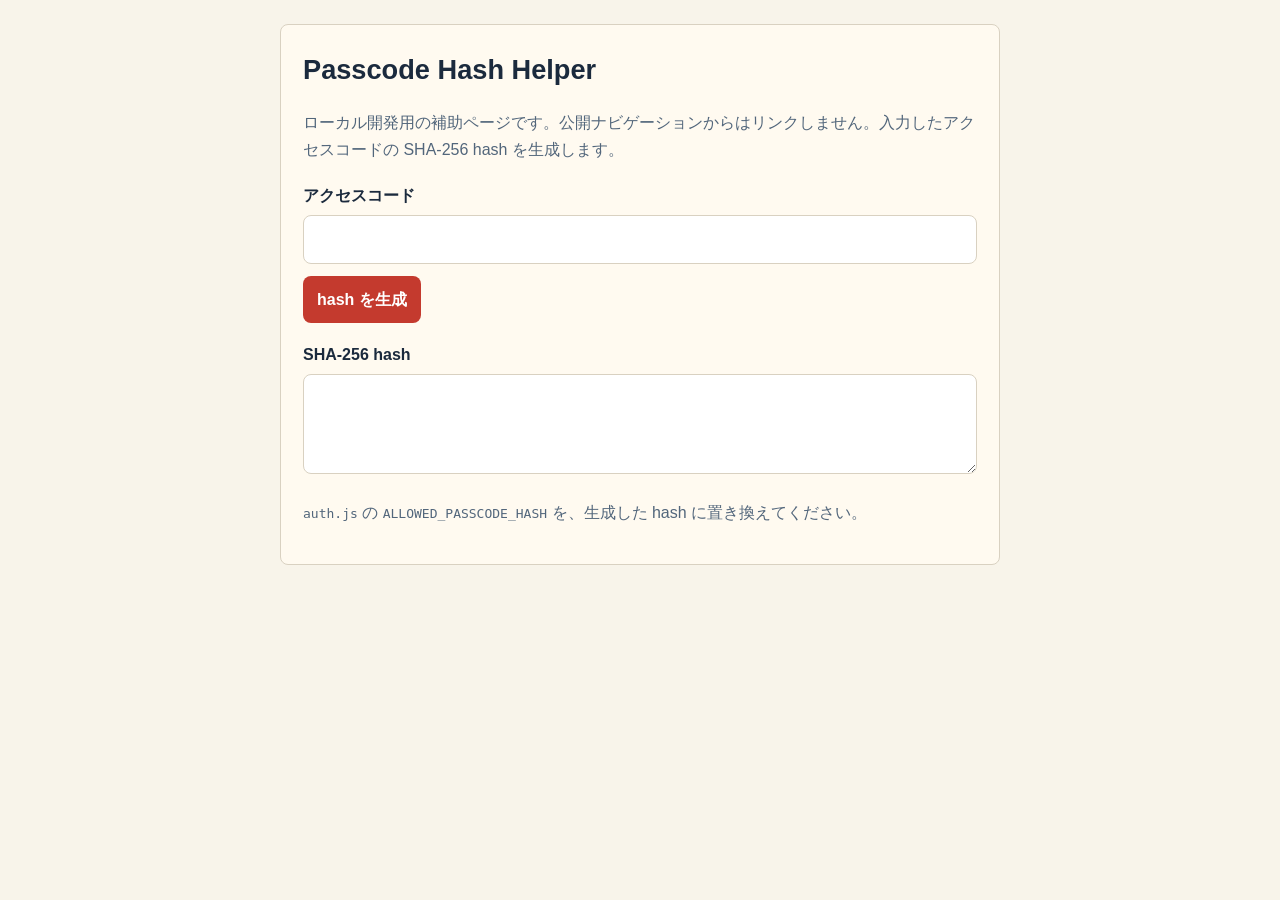
<file: tools/hash-passcode.html>
<!DOCTYPE html>
<html lang="ja">
<head>
  <meta charset="UTF-8">
  <meta name="viewport" content="width=device-width, initial-scale=1.0">
  <meta name="robots" content="noindex,nofollow">
  <title>Passcode Hash Helper</title>
  <style>
    :root{--bg:#f8f4ea;--paper:#fffaf0;--ink:#1b2a3d;--muted:#52667b;--line:#d9d1c1;--accent:#c43a2e}
    *{box-sizing:border-box}
    body{margin:0;padding:24px 16px;background:var(--bg);color:var(--ink);font-family:-apple-system,BlinkMacSystemFont,"Segoe UI","Hiragino Sans","Yu Gothic",sans-serif;line-height:1.7}
    main{max-width:720px;margin:0 auto;background:var(--paper);border:1px solid var(--line);border-radius:8px;padding:22px}
    h1{margin:0 0 8px;font-size:1.7rem}
    p{color:var(--muted)}
    label{display:block;margin-top:18px;font-weight:800}
    input,textarea{width:100%;margin-top:6px;border:1px solid var(--line);border-radius:8px;padding:10px 12px;font:inherit;background:#fff;color:var(--ink)}
    textarea{min-height:100px;resize:vertical}
    button{margin-top:12px;border:0;border-radius:8px;padding:10px 14px;background:var(--accent);color:#fff;font:inherit;font-weight:800;cursor:pointer}
    code{word-break:break-all}
  </style>
</head>
<body>
  <main>
    <h1>Passcode Hash Helper</h1>
    <p>ローカル開発用の補助ページです。公開ナビゲーションからはリンクしません。入力したアクセスコードの SHA-256 hash を生成します。</p>

    <label for="passcode">アクセスコード</label>
    <input id="passcode" type="password" autocomplete="new-password">
    <button id="generate" type="button">hash を生成</button>

    <label for="hash">SHA-256 hash</label>
    <textarea id="hash" readonly></textarea>
    <p><code>auth.js</code> の <code>ALLOWED_PASSCODE_HASH</code> を、生成した hash に置き換えてください。</p>
  </main>

  <script>
    async function sha256(value){
      const bytes = new TextEncoder().encode(value);
      const digest = await crypto.subtle.digest("SHA-256", bytes);
      return Array.from(new Uint8Array(digest))
        .map(byte => byte.toString(16).padStart(2, "0"))
        .join("");
    }

    document.getElementById("generate").addEventListener("click", async () => {
      const passcode = document.getElementById("passcode").value;
      document.getElementById("hash").value = passcode ? await sha256(passcode) : "";
    });
  </script>
</body>
</html>
</file>
<file: auth.css>
:root{
  --bg:#f8f4ea;
  --paper:#fffaf0;
  --ink:#1b2a3d;
  --muted:#52667b;
  --line:#d9d1c1;
  --accent:#c43a2e;
  --accent-deep:#8e2a20;
  --shadow:0 14px 34px rgba(27,42,61,.10);
}
*{box-sizing:border-box}
body{
  min-height:100vh;
  margin:0;
  display:grid;
  place-items:center;
  padding:24px 16px;
  font-family:-apple-system,BlinkMacSystemFont,"Segoe UI","Hiragino Sans","Yu Gothic",sans-serif;
  line-height:1.75;
  background:
    linear-gradient(180deg,rgba(196,58,46,.08),transparent 300px),
    radial-gradient(circle at 12px 12px,rgba(27,42,61,.06) 1px,transparent 1px),
    var(--bg);
  background-size:auto,24px 24px,auto;
  color:var(--ink);
}
.auth-card{
  width:min(100%,440px);
  background:var(--paper);
  border:1px solid var(--line);
  border-radius:8px;
  padding:26px 22px 24px;
  box-shadow:var(--shadow);
}
.eyebrow{
  display:inline-flex;
  align-items:center;
  gap:8px;
  margin:0 0 14px;
  color:var(--accent);
  font-size:.76rem;
  font-weight:800;
  letter-spacing:.12em;
}
.eyebrow::before{
  content:"";
  width:28px;
  height:2px;
  background:var(--accent);
}
h1{
  margin:0 0 10px;
  font-size:clamp(1.75rem,8vw,2.5rem);
  line-height:1.05;
  letter-spacing:.02em;
}
.lead{
  margin:0 0 22px;
  color:var(--muted);
  font-size:.98rem;
}
label{
  display:block;
  margin-bottom:7px;
  font-weight:800;
}
input{
  width:100%;
  min-height:48px;
  border:1px solid var(--line);
  border-radius:8px;
  padding:10px 12px;
  background:#fff;
  color:var(--ink);
  font:inherit;
}
input:focus{
  border-color:var(--accent);
  outline:3px solid rgba(196,58,46,.18);
}
button{
  width:100%;
  min-height:48px;
  margin-top:14px;
  border:0;
  border-radius:8px;
  background:var(--accent);
  color:#fff;
  font:inherit;
  font-weight:850;
  cursor:pointer;
}
button:hover{background:var(--accent-deep)}
.error{
  min-height:1.5em;
  margin:12px 0 0;
  color:var(--accent-deep);
  font-weight:700;
}
.note{
  margin:18px 0 0;
  color:var(--muted);
  font-size:.85rem;
}
</file>
